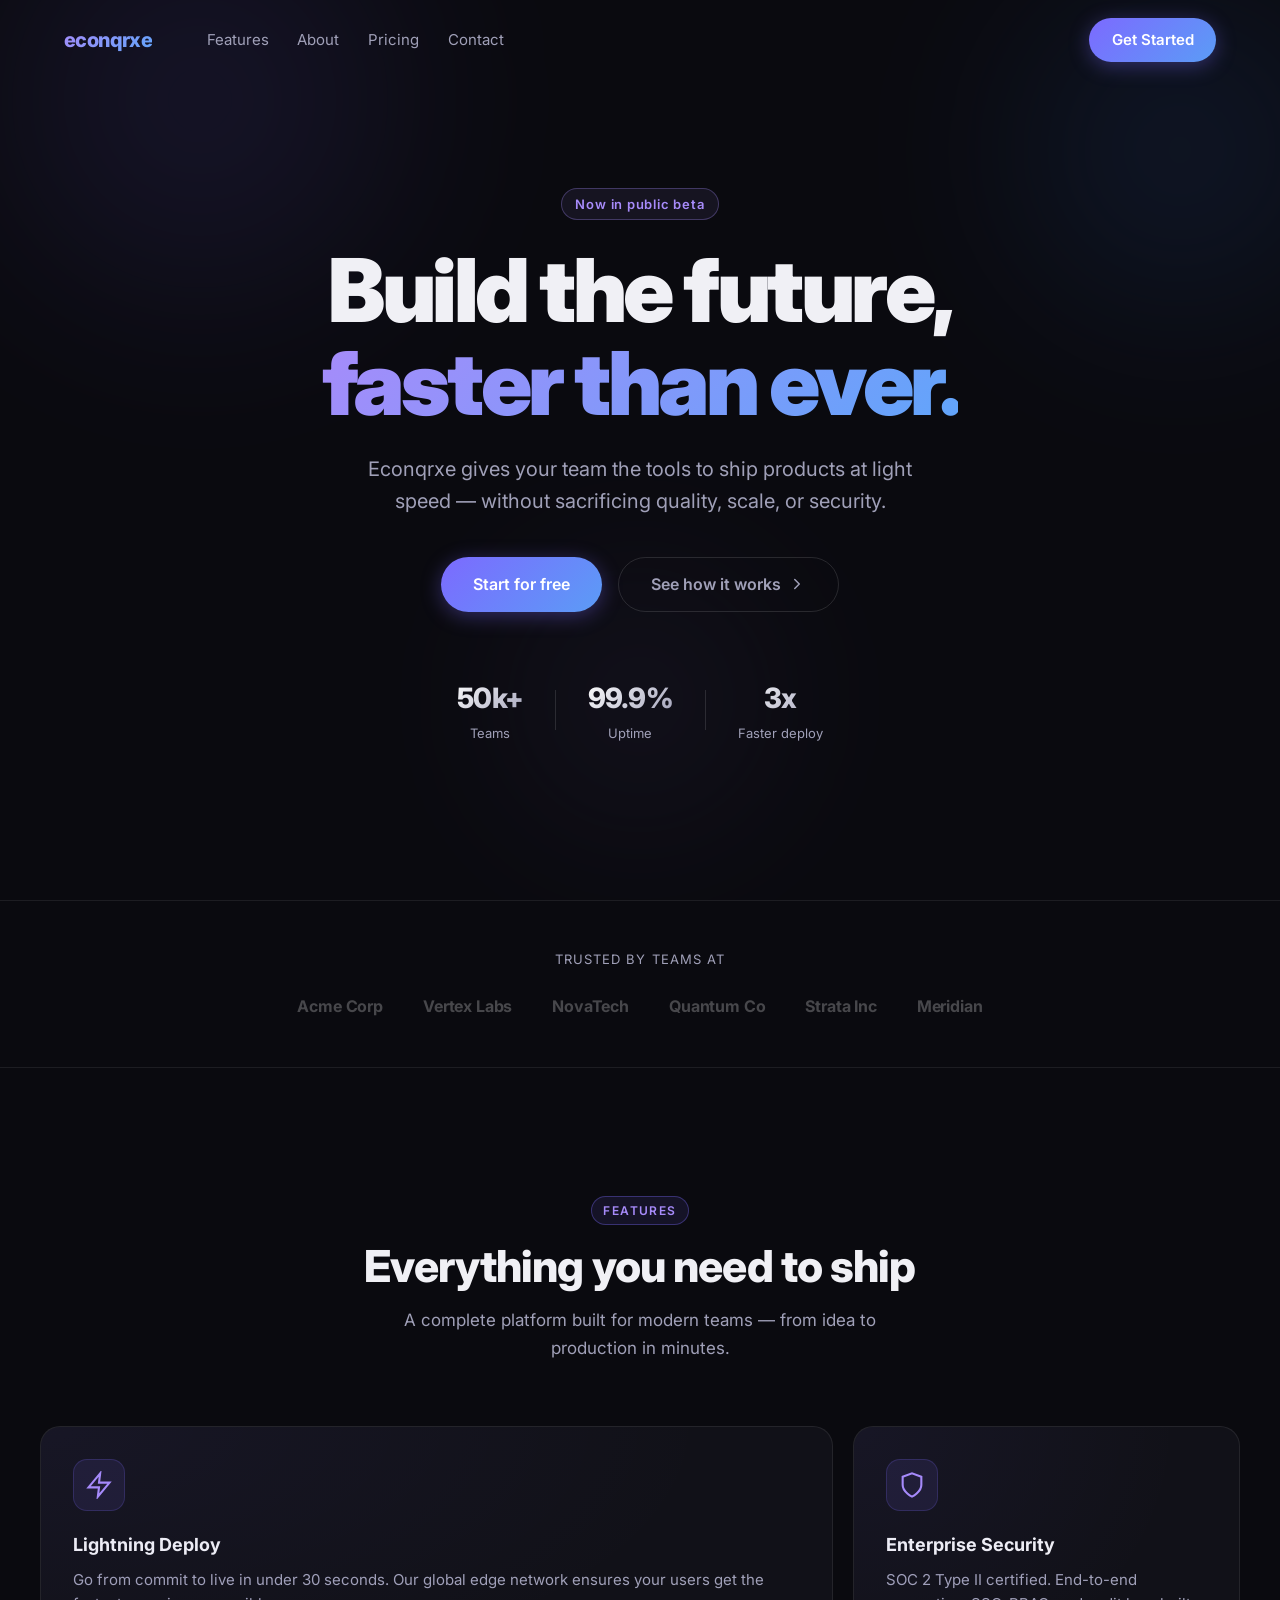
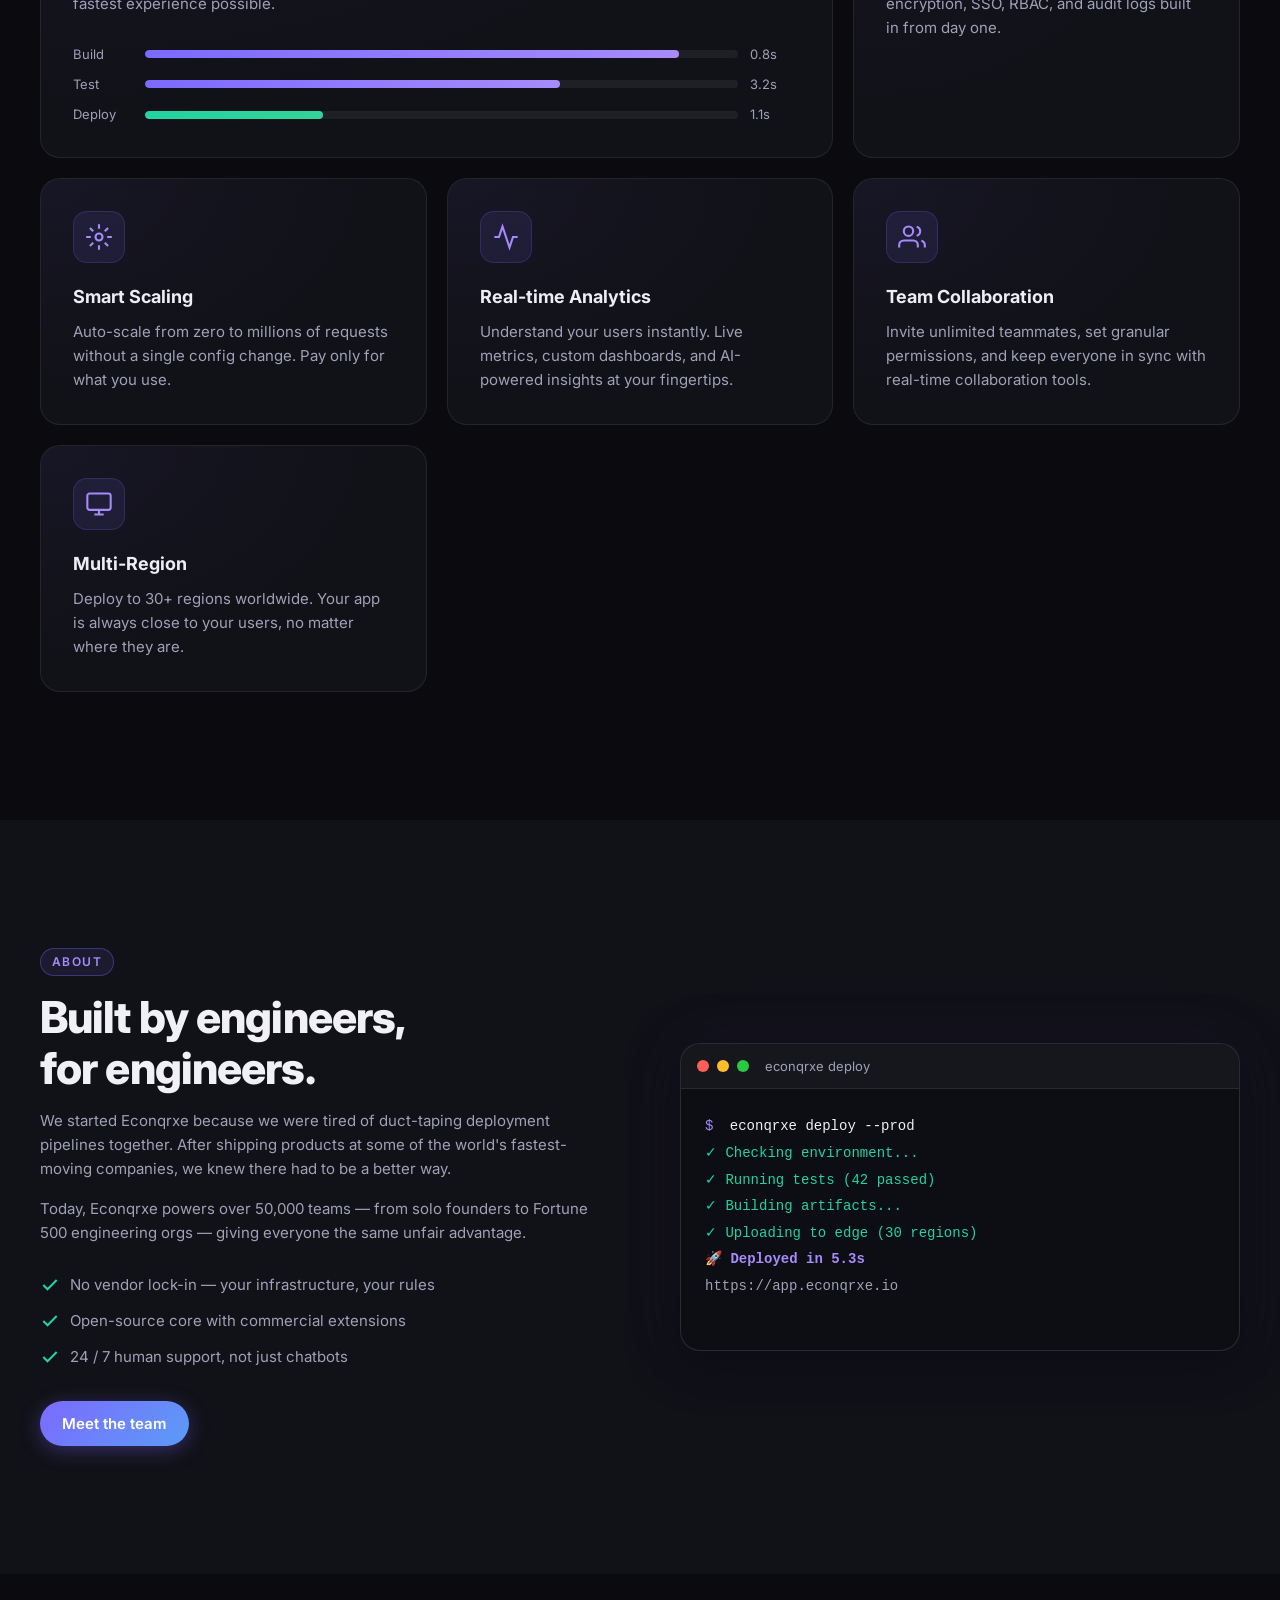
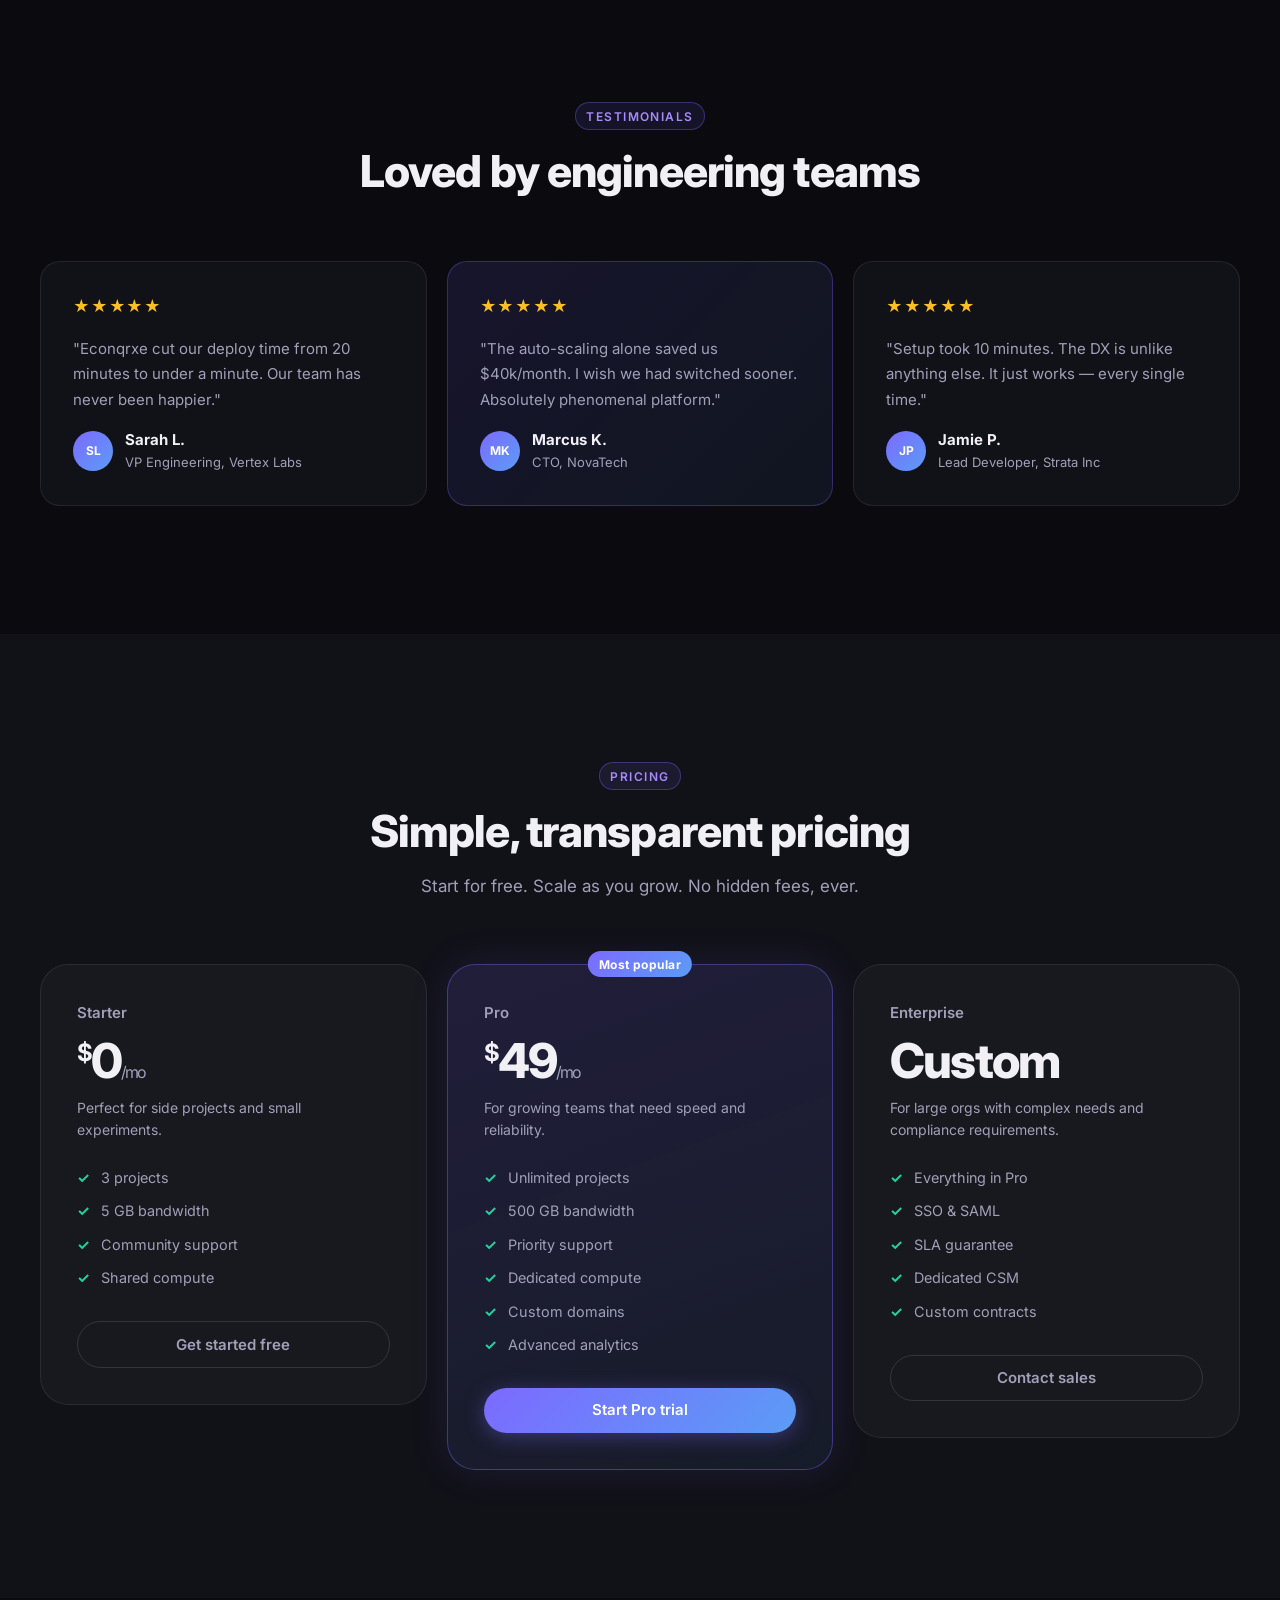
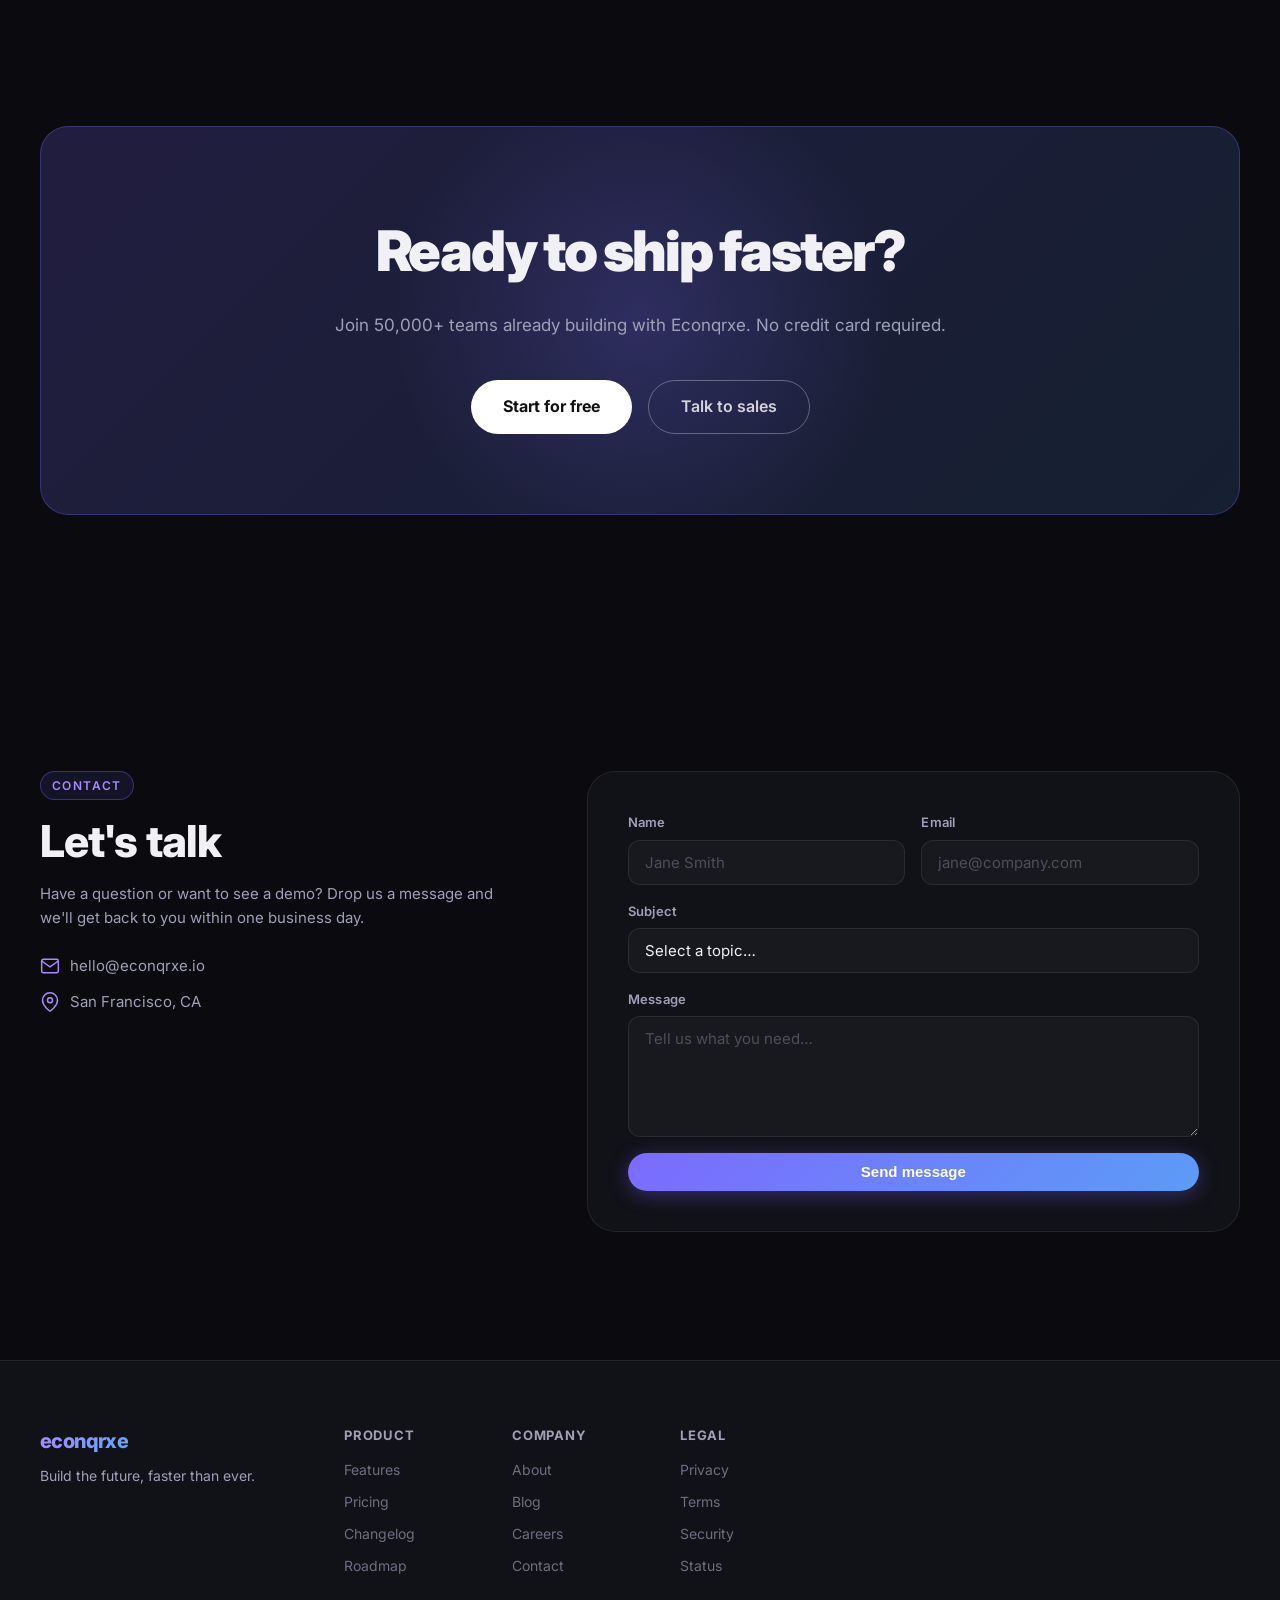
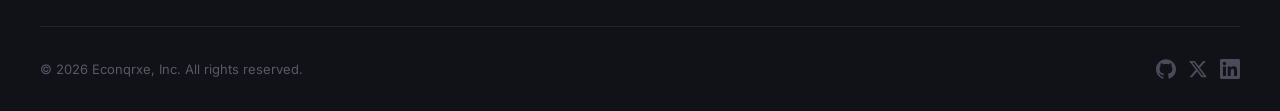
<file: index.html>
<!DOCTYPE html>
<html lang="en">
<head>
  <meta charset="UTF-8" />
  <meta name="viewport" content="width=device-width, initial-scale=1.0" />
  <title>Econqrxe — Build the Future</title>
  <link rel="stylesheet" href="styles.css" />
  <link rel="preconnect" href="https://fonts.googleapis.com" />
  <link href="https://fonts.googleapis.com/css2?family=Inter:wght@300;400;500;600;700;800&display=swap" rel="stylesheet" />
</head>
<body>

  <!-- Navigation -->
  <nav class="nav" id="nav">
    <div class="nav-inner">
      <a href="#" class="logo">econqrxe</a>
      <ul class="nav-links">
        <li><a href="#features">Features</a></li>
        <li><a href="#about">About</a></li>
        <li><a href="#pricing">Pricing</a></li>
        <li><a href="#contact">Contact</a></li>
      </ul>
      <a href="#contact" class="btn btn-primary nav-cta">Get Started</a>
      <button class="hamburger" id="hamburger" aria-label="Menu">
        <span></span><span></span><span></span>
      </button>
    </div>
    <div class="mobile-menu" id="mobile-menu">
      <a href="#features">Features</a>
      <a href="#about">About</a>
      <a href="#pricing">Pricing</a>
      <a href="#contact">Contact</a>
      <a href="#contact" class="btn btn-primary">Get Started</a>
    </div>
  </nav>

  <!-- Hero -->
  <section class="hero">
    <div class="hero-bg">
      <div class="hero-orb orb-1"></div>
      <div class="hero-orb orb-2"></div>
      <div class="hero-orb orb-3"></div>
    </div>
    <div class="container">
      <div class="badge">Now in public beta</div>
      <h1 class="hero-title">
        Build the future,<br />
        <span class="gradient-text">faster than ever.</span>
      </h1>
      <p class="hero-sub">
        Econqrxe gives your team the tools to ship products at light speed —
        without sacrificing quality, scale, or security.
      </p>
      <div class="hero-actions">
        <a href="#contact" class="btn btn-primary btn-lg">Start for free</a>
        <a href="#features" class="btn btn-ghost btn-lg">
          See how it works
          <svg xmlns="http://www.w3.org/2000/svg" width="18" height="18" fill="none" stroke="currentColor" stroke-width="2" stroke-linecap="round" stroke-linejoin="round" viewBox="0 0 24 24"><polyline points="9 18 15 12 9 6"/></svg>
        </a>
      </div>
      <div class="hero-stats">
        <div class="stat"><span class="stat-num">50k+</span><span class="stat-label">Teams</span></div>
        <div class="stat-divider"></div>
        <div class="stat"><span class="stat-num">99.9%</span><span class="stat-label">Uptime</span></div>
        <div class="stat-divider"></div>
        <div class="stat"><span class="stat-num">3x</span><span class="stat-label">Faster deploy</span></div>
      </div>
    </div>
  </section>

  <!-- Logos -->
  <section class="logos">
    <div class="container">
      <p class="logos-label">Trusted by teams at</p>
      <div class="logos-row">
        <span class="logo-item">Acme Corp</span>
        <span class="logo-item">Vertex Labs</span>
        <span class="logo-item">NovaTech</span>
        <span class="logo-item">Quantum Co</span>
        <span class="logo-item">Strata Inc</span>
        <span class="logo-item">Meridian</span>
      </div>
    </div>
  </section>

  <!-- Features -->
  <section class="features" id="features">
    <div class="container">
      <div class="section-header">
        <span class="section-tag">Features</span>
        <h2 class="section-title">Everything you need to ship</h2>
        <p class="section-sub">A complete platform built for modern teams — from idea to production in minutes.</p>
      </div>
      <div class="features-grid">

        <div class="feature-card feature-card--large">
          <div class="feature-icon">
            <svg xmlns="http://www.w3.org/2000/svg" width="28" height="28" fill="none" stroke="currentColor" stroke-width="1.8" viewBox="0 0 24 24"><path d="M13 2L3 14h9l-1 8 10-12h-9l1-8z"/></svg>
          </div>
          <h3>Lightning Deploy</h3>
          <p>Go from commit to live in under 30 seconds. Our global edge network ensures your users get the fastest experience possible.</p>
          <div class="feature-visual speed-visual">
            <div class="speed-bar" style="--w:90%"><span>Build</span><div class="bar"><div class="fill" style="--delay:0s"></div></div><span>0.8s</span></div>
            <div class="speed-bar" style="--w:70%"><span>Test</span><div class="bar"><div class="fill" style="--delay:0.1s"></div></div><span>3.2s</span></div>
            <div class="speed-bar" style="--w:30%"><span>Deploy</span><div class="bar"><div class="fill" style="--delay:0.2s"></div></div><span>1.1s</span></div>
          </div>
        </div>

        <div class="feature-card">
          <div class="feature-icon">
            <svg xmlns="http://www.w3.org/2000/svg" width="28" height="28" fill="none" stroke="currentColor" stroke-width="1.8" viewBox="0 0 24 24"><path d="M12 22s8-4 8-10V5l-8-3-8 3v7c0 6 8 10 8 10z"/></svg>
          </div>
          <h3>Enterprise Security</h3>
          <p>SOC 2 Type II certified. End-to-end encryption, SSO, RBAC, and audit logs built in from day one.</p>
        </div>

        <div class="feature-card">
          <div class="feature-icon">
            <svg xmlns="http://www.w3.org/2000/svg" width="28" height="28" fill="none" stroke="currentColor" stroke-width="1.8" viewBox="0 0 24 24"><circle cx="12" cy="12" r="3"/><path d="M12 1v4M12 19v4M4.22 4.22l2.83 2.83M16.95 16.95l2.83 2.83M1 12h4M19 12h4M4.22 19.78l2.83-2.83M16.95 7.05l2.83-2.83"/></svg>
          </div>
          <h3>Smart Scaling</h3>
          <p>Auto-scale from zero to millions of requests without a single config change. Pay only for what you use.</p>
        </div>

        <div class="feature-card">
          <div class="feature-icon">
            <svg xmlns="http://www.w3.org/2000/svg" width="28" height="28" fill="none" stroke="currentColor" stroke-width="1.8" viewBox="0 0 24 24"><polyline points="22 12 18 12 15 21 9 3 6 12 2 12"/></svg>
          </div>
          <h3>Real-time Analytics</h3>
          <p>Understand your users instantly. Live metrics, custom dashboards, and AI-powered insights at your fingertips.</p>
        </div>

        <div class="feature-card">
          <div class="feature-icon">
            <svg xmlns="http://www.w3.org/2000/svg" width="28" height="28" fill="none" stroke="currentColor" stroke-width="1.8" viewBox="0 0 24 24"><path d="M17 21v-2a4 4 0 0 0-4-4H5a4 4 0 0 0-4 4v2"/><circle cx="9" cy="7" r="4"/><path d="M23 21v-2a4 4 0 0 0-3-3.87"/><path d="M16 3.13a4 4 0 0 1 0 7.75"/></svg>
          </div>
          <h3>Team Collaboration</h3>
          <p>Invite unlimited teammates, set granular permissions, and keep everyone in sync with real-time collaboration tools.</p>
        </div>

        <div class="feature-card">
          <div class="feature-icon">
            <svg xmlns="http://www.w3.org/2000/svg" width="28" height="28" fill="none" stroke="currentColor" stroke-width="1.8" viewBox="0 0 24 24"><rect x="2" y="3" width="20" height="14" rx="2"/><line x1="8" y1="21" x2="16" y2="21"/><line x1="12" y1="17" x2="12" y2="21"/></svg>
          </div>
          <h3>Multi-Region</h3>
          <p>Deploy to 30+ regions worldwide. Your app is always close to your users, no matter where they are.</p>
        </div>

      </div>
    </div>
  </section>

  <!-- About -->
  <section class="about" id="about">
    <div class="container">
      <div class="about-inner">
        <div class="about-content">
          <span class="section-tag">About</span>
          <h2 class="section-title">Built by engineers,<br/>for engineers.</h2>
          <p>We started Econqrxe because we were tired of duct-taping deployment pipelines together. After shipping products at some of the world's fastest-moving companies, we knew there had to be a better way.</p>
          <p>Today, Econqrxe powers over 50,000 teams — from solo founders to Fortune 500 engineering orgs — giving everyone the same unfair advantage.</p>
          <div class="about-bullets">
            <div class="bullet">
              <svg xmlns="http://www.w3.org/2000/svg" width="20" height="20" fill="none" stroke="currentColor" stroke-width="2.5" viewBox="0 0 24 24"><polyline points="20 6 9 17 4 12"/></svg>
              No vendor lock-in — your infrastructure, your rules
            </div>
            <div class="bullet">
              <svg xmlns="http://www.w3.org/2000/svg" width="20" height="20" fill="none" stroke="currentColor" stroke-width="2.5" viewBox="0 0 24 24"><polyline points="20 6 9 17 4 12"/></svg>
              Open-source core with commercial extensions
            </div>
            <div class="bullet">
              <svg xmlns="http://www.w3.org/2000/svg" width="20" height="20" fill="none" stroke="currentColor" stroke-width="2.5" viewBox="0 0 24 24"><polyline points="20 6 9 17 4 12"/></svg>
              24 / 7 human support, not just chatbots
            </div>
          </div>
          <a href="#contact" class="btn btn-primary">Meet the team</a>
        </div>
        <div class="about-visual">
          <div class="terminal">
            <div class="terminal-header">
              <span class="dot red"></span>
              <span class="dot yellow"></span>
              <span class="dot green"></span>
              <span class="terminal-title">econqrxe deploy</span>
            </div>
            <div class="terminal-body" id="terminal-body">
              <div class="t-line"><span class="t-prompt">$</span> econqrxe deploy --prod</div>
              <div class="t-line t-info" style="--d:0.4s">✓ Checking environment...</div>
              <div class="t-line t-info" style="--d:0.8s">✓ Running tests (42 passed)</div>
              <div class="t-line t-info" style="--d:1.2s">✓ Building artifacts...</div>
              <div class="t-line t-info" style="--d:1.6s">✓ Uploading to edge (30 regions)</div>
              <div class="t-line t-success" style="--d:2.0s">🚀 Deployed in 5.3s</div>
              <div class="t-line t-muted" style="--d:2.4s">   https://app.econqrxe.io</div>
              <div class="t-cursor" style="--d:2.8s"></div>
            </div>
          </div>
        </div>
      </div>
    </div>
  </section>

  <!-- Testimonials -->
  <section class="testimonials">
    <div class="container">
      <div class="section-header">
        <span class="section-tag">Testimonials</span>
        <h2 class="section-title">Loved by engineering teams</h2>
      </div>
      <div class="testimonials-grid">
        <div class="testimonial-card">
          <div class="stars">★★★★★</div>
          <p>"Econqrxe cut our deploy time from 20 minutes to under a minute. Our team has never been happier."</p>
          <div class="testimonial-author">
            <div class="avatar">SL</div>
            <div>
              <strong>Sarah L.</strong>
              <span>VP Engineering, Vertex Labs</span>
            </div>
          </div>
        </div>
        <div class="testimonial-card testimonial-card--featured">
          <div class="stars">★★★★★</div>
          <p>"The auto-scaling alone saved us $40k/month. I wish we had switched sooner. Absolutely phenomenal platform."</p>
          <div class="testimonial-author">
            <div class="avatar">MK</div>
            <div>
              <strong>Marcus K.</strong>
              <span>CTO, NovaTech</span>
            </div>
          </div>
        </div>
        <div class="testimonial-card">
          <div class="stars">★★★★★</div>
          <p>"Setup took 10 minutes. The DX is unlike anything else. It just works — every single time."</p>
          <div class="testimonial-author">
            <div class="avatar">JP</div>
            <div>
              <strong>Jamie P.</strong>
              <span>Lead Developer, Strata Inc</span>
            </div>
          </div>
        </div>
      </div>
    </div>
  </section>

  <!-- Pricing -->
  <section class="pricing" id="pricing">
    <div class="container">
      <div class="section-header">
        <span class="section-tag">Pricing</span>
        <h2 class="section-title">Simple, transparent pricing</h2>
        <p class="section-sub">Start for free. Scale as you grow. No hidden fees, ever.</p>
      </div>
      <div class="pricing-grid">

        <div class="pricing-card">
          <div class="plan-name">Starter</div>
          <div class="plan-price"><span class="currency">$</span>0<span class="period">/mo</span></div>
          <p class="plan-desc">Perfect for side projects and small experiments.</p>
          <ul class="plan-features">
            <li>3 projects</li>
            <li>5 GB bandwidth</li>
            <li>Community support</li>
            <li>Shared compute</li>
          </ul>
          <a href="#contact" class="btn btn-outline btn-full">Get started free</a>
        </div>

        <div class="pricing-card pricing-card--featured">
          <div class="plan-badge">Most popular</div>
          <div class="plan-name">Pro</div>
          <div class="plan-price"><span class="currency">$</span>49<span class="period">/mo</span></div>
          <p class="plan-desc">For growing teams that need speed and reliability.</p>
          <ul class="plan-features">
            <li>Unlimited projects</li>
            <li>500 GB bandwidth</li>
            <li>Priority support</li>
            <li>Dedicated compute</li>
            <li>Custom domains</li>
            <li>Advanced analytics</li>
          </ul>
          <a href="#contact" class="btn btn-primary btn-full">Start Pro trial</a>
        </div>

        <div class="pricing-card">
          <div class="plan-name">Enterprise</div>
          <div class="plan-price"><span class="currency"></span>Custom</div>
          <p class="plan-desc">For large orgs with complex needs and compliance requirements.</p>
          <ul class="plan-features">
            <li>Everything in Pro</li>
            <li>SSO &amp; SAML</li>
            <li>SLA guarantee</li>
            <li>Dedicated CSM</li>
            <li>Custom contracts</li>
          </ul>
          <a href="#contact" class="btn btn-outline btn-full">Contact sales</a>
        </div>

      </div>
    </div>
  </section>

  <!-- CTA -->
  <section class="cta">
    <div class="container">
      <div class="cta-inner">
        <div class="cta-orb"></div>
        <h2>Ready to ship faster?</h2>
        <p>Join 50,000+ teams already building with Econqrxe. No credit card required.</p>
        <div class="cta-actions">
          <a href="#contact" class="btn btn-white btn-lg">Start for free</a>
          <a href="#contact" class="btn btn-ghost-white btn-lg">Talk to sales</a>
        </div>
      </div>
    </div>
  </section>

  <!-- Contact -->
  <section class="contact" id="contact">
    <div class="container">
      <div class="contact-inner">
        <div class="contact-info">
          <span class="section-tag">Contact</span>
          <h2 class="section-title">Let's talk</h2>
          <p>Have a question or want to see a demo? Drop us a message and we'll get back to you within one business day.</p>
          <div class="contact-details">
            <div class="contact-item">
              <svg xmlns="http://www.w3.org/2000/svg" width="20" height="20" fill="none" stroke="currentColor" stroke-width="1.8" viewBox="0 0 24 24"><path d="M4 4h16c1.1 0 2 .9 2 2v12c0 1.1-.9 2-2 2H4c-1.1 0-2-.9-2-2V6c0-1.1.9-2 2-2z"/><polyline points="22,6 12,13 2,6"/></svg>
              hello@econqrxe.io
            </div>
            <div class="contact-item">
              <svg xmlns="http://www.w3.org/2000/svg" width="20" height="20" fill="none" stroke="currentColor" stroke-width="1.8" viewBox="0 0 24 24"><path d="M21 10c0 7-9 13-9 13s-9-6-9-13a9 9 0 0 1 18 0z"/><circle cx="12" cy="10" r="3"/></svg>
              San Francisco, CA
            </div>
          </div>
        </div>
        <form class="contact-form" id="contact-form">
          <div class="form-row">
            <div class="form-group">
              <label for="name">Name</label>
              <input type="text" id="name" name="name" placeholder="Jane Smith" required />
            </div>
            <div class="form-group">
              <label for="email">Email</label>
              <input type="email" id="email" name="email" placeholder="jane@company.com" required />
            </div>
          </div>
          <div class="form-group">
            <label for="subject">Subject</label>
            <select id="subject" name="subject">
              <option value="">Select a topic…</option>
              <option>General inquiry</option>
              <option>Demo request</option>
              <option>Enterprise sales</option>
              <option>Technical support</option>
            </select>
          </div>
          <div class="form-group">
            <label for="message">Message</label>
            <textarea id="message" name="message" rows="5" placeholder="Tell us what you need…" required></textarea>
          </div>
          <button type="submit" class="btn btn-primary btn-full">Send message</button>
          <div class="form-success" id="form-success">
            <svg xmlns="http://www.w3.org/2000/svg" width="20" height="20" fill="none" stroke="currentColor" stroke-width="2.5" viewBox="0 0 24 24"><polyline points="20 6 9 17 4 12"/></svg>
            Message sent! We'll be in touch soon.
          </div>
        </form>
      </div>
    </div>
  </section>

  <!-- Footer -->
  <footer class="footer">
    <div class="container">
      <div class="footer-top">
        <div class="footer-brand">
          <a href="#" class="logo">econqrxe</a>
          <p>Build the future, faster than ever.</p>
        </div>
        <div class="footer-links">
          <div class="footer-col">
            <strong>Product</strong>
            <a href="#features">Features</a>
            <a href="#pricing">Pricing</a>
            <a href="#">Changelog</a>
            <a href="#">Roadmap</a>
          </div>
          <div class="footer-col">
            <strong>Company</strong>
            <a href="#about">About</a>
            <a href="#">Blog</a>
            <a href="#">Careers</a>
            <a href="#contact">Contact</a>
          </div>
          <div class="footer-col">
            <strong>Legal</strong>
            <a href="#">Privacy</a>
            <a href="#">Terms</a>
            <a href="#">Security</a>
            <a href="#">Status</a>
          </div>
        </div>
      </div>
      <div class="footer-bottom">
        <span>&copy; 2026 Econqrxe, Inc. All rights reserved.</span>
        <div class="social-links">
          <a href="#" aria-label="GitHub">
            <svg xmlns="http://www.w3.org/2000/svg" width="20" height="20" fill="currentColor" viewBox="0 0 24 24"><path d="M12 .297c-6.63 0-12 5.373-12 12 0 5.303 3.438 9.8 8.205 11.385.6.113.82-.258.82-.577 0-.285-.01-1.04-.015-2.04-3.338.724-4.042-1.61-4.042-1.61C4.422 18.07 3.633 17.7 3.633 17.7c-1.087-.744.084-.729.084-.729 1.205.084 1.838 1.236 1.838 1.236 1.07 1.835 2.809 1.305 3.495.998.108-.776.417-1.305.76-1.605-2.665-.3-5.466-1.332-5.466-5.93 0-1.31.465-2.38 1.235-3.22-.135-.303-.54-1.523.105-3.176 0 0 1.005-.322 3.3 1.23.96-.267 1.98-.399 3-.405 1.02.006 2.04.138 3 .405 2.28-1.552 3.285-1.23 3.285-1.23.645 1.653.24 2.873.12 3.176.765.84 1.23 1.91 1.23 3.22 0 4.61-2.805 5.625-5.475 5.92.42.36.81 1.096.81 2.22 0 1.606-.015 2.896-.015 3.286 0 .315.21.69.825.57C20.565 22.092 24 17.592 24 12.297c0-6.627-5.373-12-12-12"/></svg>
          </a>
          <a href="#" aria-label="Twitter">
            <svg xmlns="http://www.w3.org/2000/svg" width="20" height="20" fill="currentColor" viewBox="0 0 24 24"><path d="M18.244 2.25h3.308l-7.227 8.26 8.502 11.24H16.17l-5.214-6.817L4.99 21.75H1.68l7.73-8.835L1.254 2.25H8.08l4.713 6.231zm-1.161 17.52h1.833L7.084 4.126H5.117z"/></svg>
          </a>
          <a href="#" aria-label="LinkedIn">
            <svg xmlns="http://www.w3.org/2000/svg" width="20" height="20" fill="currentColor" viewBox="0 0 24 24"><path d="M20.447 20.452h-3.554v-5.569c0-1.328-.027-3.037-1.852-3.037-1.853 0-2.136 1.445-2.136 2.939v5.667H9.351V9h3.414v1.561h.046c.477-.9 1.637-1.85 3.37-1.85 3.601 0 4.267 2.37 4.267 5.455v6.286zM5.337 7.433a2.062 2.062 0 0 1-2.063-2.065 2.064 2.064 0 1 1 2.063 2.065zm1.782 13.019H3.555V9h3.564v11.452zM22.225 0H1.771C.792 0 0 .774 0 1.729v20.542C0 23.227.792 24 1.771 24h20.451C23.2 24 24 23.227 24 22.271V1.729C24 .774 23.2 0 22.222 0h.003z"/></svg>
          </a>
        </div>
      </div>
    </div>
  </footer>

  <script src="script.js"></script>
</body>
</html>
</file>
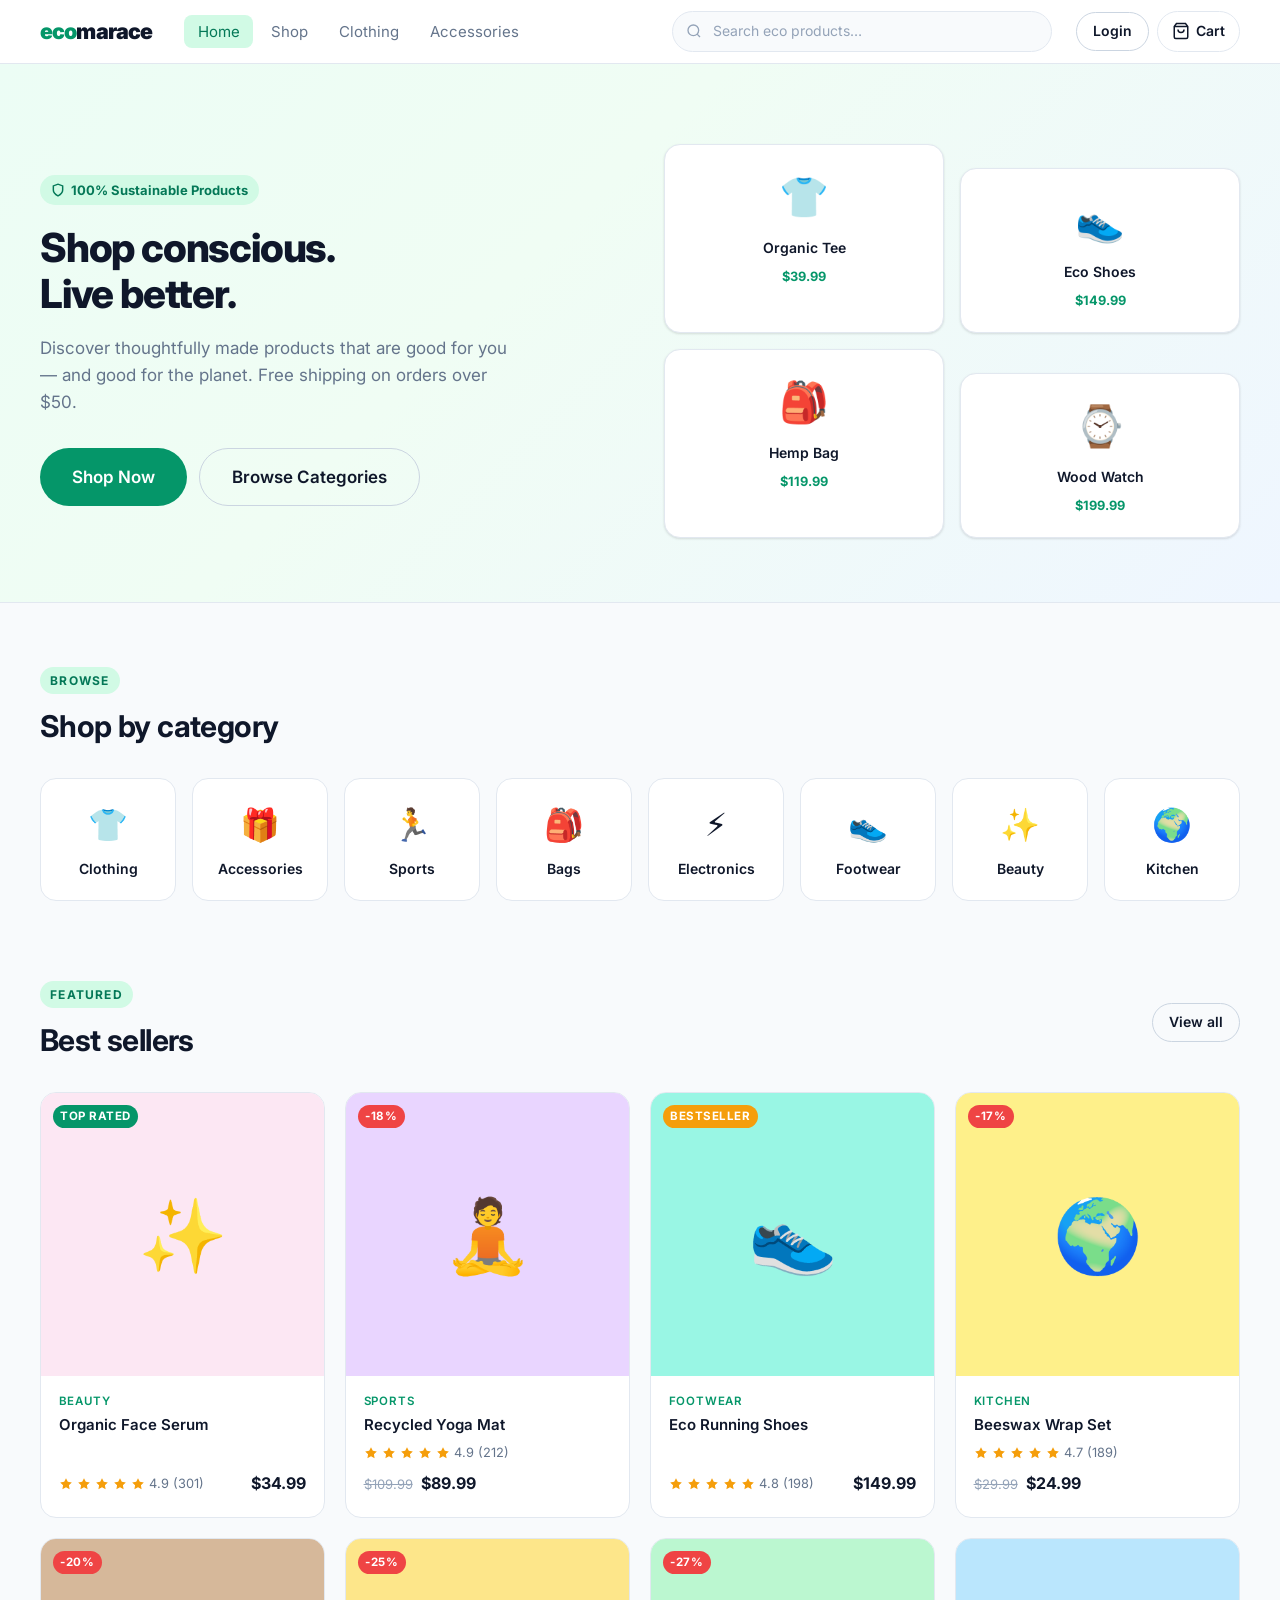
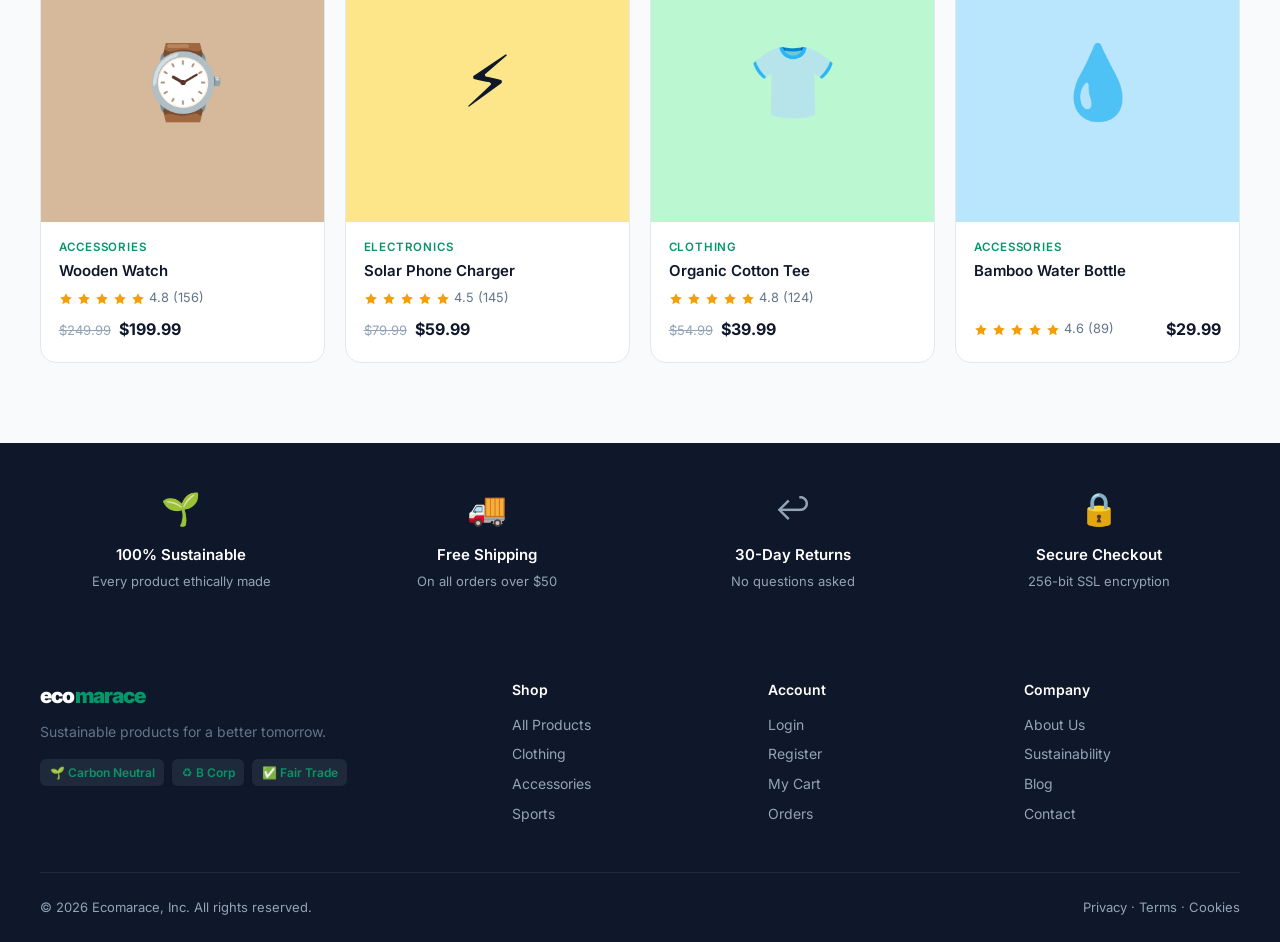
<file: ecomarace/index.html>
<!DOCTYPE html>
<html lang="en">
<head>
  <meta charset="UTF-8" />
  <meta name="viewport" content="width=device-width, initial-scale=1.0" />
  <title>Ecomarace — Sustainable Shopping</title>
  <link rel="stylesheet" href="css/style.css" />
  <link href="https://fonts.googleapis.com/css2?family=Inter:wght@300;400;500;600;700;800;900&display=swap" rel="stylesheet" />
</head>
<body>

<header class="header">
  <div class="container header__inner">
    <a href="index.html" class="header__logo">eco<span>marace</span></a>
    <nav>
      <ul class="nav-links" id="nav-links">
        <li><a href="index.html" class="active">Home</a></li>
        <li><a href="shop.html">Shop</a></li>
        <li><a href="shop.html?cat=clothing">Clothing</a></li>
        <li><a href="shop.html?cat=accessories">Accessories</a></li>
      </ul>
    </nav>
    <div class="header__search">
      <svg width="16" height="16" fill="none" stroke="currentColor" stroke-width="2" viewBox="0 0 24 24"><circle cx="11" cy="11" r="8"/><line x1="21" y1="21" x2="16.65" y2="16.65"/></svg>
      <input type="text" placeholder="Search eco products…" id="search-input" autocomplete="off" />
    </div>
    <div class="header__actions">
      <div id="user-area"></div>
      <a href="cart.html" class="cart-btn">
        <svg width="18" height="18" fill="none" stroke="currentColor" stroke-width="2" viewBox="0 0 24 24"><path d="M6 2L3 6v14a2 2 0 002 2h14a2 2 0 002-2V6l-3-4z"/><line x1="3" y1="6" x2="21" y2="6"/><path d="M16 10a4 4 0 01-8 0"/></svg>
        Cart
        <span id="cart-badge"></span>
      </a>
      <button class="nav-toggle" id="nav-toggle" aria-label="Menu">
        <svg width="22" height="22" fill="none" stroke="currentColor" stroke-width="2" viewBox="0 0 24 24"><line x1="3" y1="6" x2="21" y2="6"/><line x1="3" y1="12" x2="21" y2="12"/><line x1="3" y1="18" x2="21" y2="18"/></svg>
      </button>
    </div>
  </div>
</header>

<!-- Hero -->
<section class="hero">
  <div class="container hero__inner">
    <div>
      <div class="hero__tag">
        <svg width="14" height="14" fill="none" stroke="currentColor" stroke-width="2.5" viewBox="0 0 24 24"><path d="M12 22s8-4 8-10V5l-8-3-8 3v7c0 6 8 10 8 10z"/></svg>
        100% Sustainable Products
      </div>
      <h1 class="hero__h1">Shop conscious.<br/>Live better.</h1>
      <p class="hero__sub">Discover thoughtfully made products that are good for you — and good for the planet. Free shipping on orders over $50.</p>
      <div class="hero__actions">
        <a href="shop.html" class="btn btn--primary btn--lg">Shop Now</a>
        <a href="shop.html" class="btn btn--outline btn--lg">Browse Categories</a>
      </div>
    </div>
    <div class="hero__visual" aria-hidden="true">
      <div class="hero__card">
        <div class="hero__card-icon">👕</div>
        <div class="hero__card-name">Organic Tee</div>
        <div class="hero__card-price">$39.99</div>
      </div>
      <div class="hero__card hero__card--offset">
        <div class="hero__card-icon">👟</div>
        <div class="hero__card-name">Eco Shoes</div>
        <div class="hero__card-price">$149.99</div>
      </div>
      <div class="hero__card">
        <div class="hero__card-icon">🎒</div>
        <div class="hero__card-name">Hemp Bag</div>
        <div class="hero__card-price">$119.99</div>
      </div>
      <div class="hero__card hero__card--offset">
        <div class="hero__card-icon">⌚</div>
        <div class="hero__card-name">Wood Watch</div>
        <div class="hero__card-price">$199.99</div>
      </div>
    </div>
  </div>
</section>

<!-- Categories -->
<section class="categories-section">
  <div class="container">
    <div class="section-hd">
      <div>
        <div class="section-tag">Browse</div>
        <h2>Shop by category</h2>
      </div>
    </div>
    <div class="categories-grid" id="categories-grid"></div>
  </div>
</section>

<!-- Featured Products -->
<section class="featured-section">
  <div class="container">
    <div class="section-hd">
      <div>
        <div class="section-tag">Featured</div>
        <h2>Best sellers</h2>
      </div>
      <a href="shop.html" class="btn btn--outline btn--sm">View all</a>
    </div>
    <div class="products-grid" id="featured-grid"></div>
  </div>
</section>

<!-- Trust strip -->
<div class="trust-strip">
  <div class="container">
    <div class="trust-strip__grid">
      <div class="trust-item">
        <div class="trust-item__icon">🌱</div>
        <div class="trust-item__title">100% Sustainable</div>
        <div class="trust-item__sub">Every product ethically made</div>
      </div>
      <div class="trust-item">
        <div class="trust-item__icon">🚚</div>
        <div class="trust-item__title">Free Shipping</div>
        <div class="trust-item__sub">On all orders over $50</div>
      </div>
      <div class="trust-item">
        <div class="trust-item__icon">↩️</div>
        <div class="trust-item__title">30-Day Returns</div>
        <div class="trust-item__sub">No questions asked</div>
      </div>
      <div class="trust-item">
        <div class="trust-item__icon">🔒</div>
        <div class="trust-item__title">Secure Checkout</div>
        <div class="trust-item__sub">256-bit SSL encryption</div>
      </div>
    </div>
  </div>
</div>

<footer class="footer">
  <div class="container">
    <div class="footer__grid">
      <div>
        <div class="footer__logo">eco<span>marace</span></div>
        <p class="footer__tagline">Sustainable products for a better tomorrow.</p>
        <div class="footer__badges">
          <span class="footer__badge">🌱 Carbon Neutral</span>
          <span class="footer__badge">♻️ B Corp</span>
          <span class="footer__badge">✅ Fair Trade</span>
        </div>
      </div>
      <div class="footer__col">
        <h4>Shop</h4>
        <a href="shop.html">All Products</a>
        <a href="shop.html?cat=clothing">Clothing</a>
        <a href="shop.html?cat=accessories">Accessories</a>
        <a href="shop.html?cat=sports">Sports</a>
      </div>
      <div class="footer__col">
        <h4>Account</h4>
        <a href="login.html">Login</a>
        <a href="login.html#register">Register</a>
        <a href="cart.html">My Cart</a>
        <a href="confirmation.html">Orders</a>
      </div>
      <div class="footer__col">
        <h4>Company</h4>
        <a href="#">About Us</a>
        <a href="#">Sustainability</a>
        <a href="#">Blog</a>
        <a href="#">Contact</a>
      </div>
    </div>
    <div class="footer__bottom">
      <span>&copy; 2026 Ecomarace, Inc. All rights reserved.</span>
      <span>Privacy · Terms · Cookies</span>
    </div>
  </div>
</footer>

<div id="toasts"></div>
<script src="js/app.js"></script>
<script>
  initHeader();

  // Categories
  const catGrid = document.getElementById('categories-grid');
  catGrid.innerHTML = CATEGORIES.filter(c => c.id !== 'all').map(c => `
    <a class="cat-card" href="shop.html?cat=${c.id}">
      <span class="cat-card__icon">${c.icon}</span>
      <span>${c.label}</span>
    </a>`).join('');

  // Featured (top 8 by reviews)
  const featured = [...PRODUCTS].sort((a,b) => b.reviews - a.reviews).slice(0, 8);
  document.getElementById('featured-grid').innerHTML = featured.map(productCard).join('');

  // Search redirect
  document.getElementById('search-input').addEventListener('keydown', e => {
    if (e.key === 'Enter' && e.target.value.trim()) {
      window.location.href = `shop.html?q=${encodeURIComponent(e.target.value.trim())}`;
    }
  });
</script>
</body>
</html>
</file>
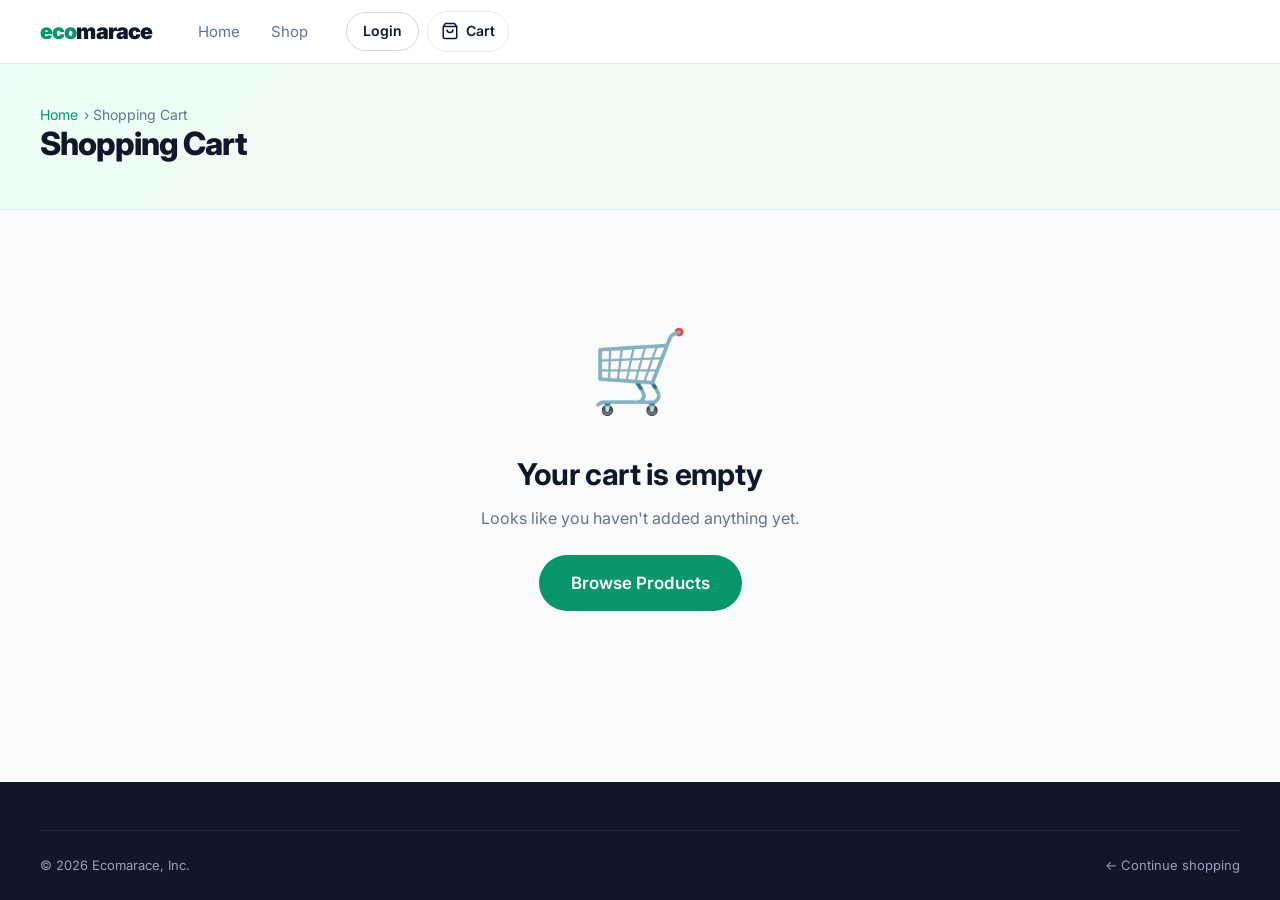
<file: ecomarace/cart.html>
<!DOCTYPE html>
<html lang="en">
<head>
  <meta charset="UTF-8" />
  <meta name="viewport" content="width=device-width, initial-scale=1.0" />
  <title>Cart — Ecomarace</title>
  <link rel="stylesheet" href="css/style.css" />
  <link href="https://fonts.googleapis.com/css2?family=Inter:wght@300;400;500;600;700;800;900&display=swap" rel="stylesheet" />
</head>
<body>

<header class="header">
  <div class="container header__inner">
    <a href="index.html" class="header__logo">eco<span>marace</span></a>
    <nav>
      <ul class="nav-links" id="nav-links">
        <li><a href="index.html">Home</a></li>
        <li><a href="shop.html">Shop</a></li>
      </ul>
    </nav>
    <div class="header__actions">
      <div id="user-area"></div>
      <a href="cart.html" class="cart-btn">
        <svg width="18" height="18" fill="none" stroke="currentColor" stroke-width="2" viewBox="0 0 24 24"><path d="M6 2L3 6v14a2 2 0 002 2h14a2 2 0 002-2V6l-3-4z"/><line x1="3" y1="6" x2="21" y2="6"/><path d="M16 10a4 4 0 01-8 0"/></svg>
        Cart
        <span id="cart-badge"></span>
      </a>
      <button class="nav-toggle" id="nav-toggle">
        <svg width="22" height="22" fill="none" stroke="currentColor" stroke-width="2" viewBox="0 0 24 24"><line x1="3" y1="6" x2="21" y2="6"/><line x1="3" y1="12" x2="21" y2="12"/><line x1="3" y1="18" x2="21" y2="18"/></svg>
      </button>
    </div>
  </div>
</header>

<div class="page-banner">
  <div class="container">
    <div class="breadcrumb"><a href="index.html">Home</a> › Shopping Cart</div>
    <h1>Shopping Cart</h1>
  </div>
</div>

<main>
  <div class="container cart-layout" id="cart-content"></div>
</main>

<footer class="footer">
  <div class="container">
    <div class="footer__bottom" style="border-top:1px solid #1e293b;padding-top:1.5rem;">
      <span>&copy; 2026 Ecomarace, Inc.</span>
      <a href="shop.html" style="color:#94a3b8;">← Continue shopping</a>
    </div>
  </div>
</footer>

<div id="toasts"></div>
<script src="js/app.js"></script>
<script>
  initHeader();

  let couponApplied = false;
  let discount = 0;

  function render() {
    const items = Cart.get();
    const container = document.getElementById('cart-content');

    if (items.length === 0) {
      container.innerHTML = `
        <div class="cart-empty" style="grid-column:1/-1;">
          <div class="cart-empty__icon">🛒</div>
          <h2>Your cart is empty</h2>
          <p>Looks like you haven't added anything yet.</p>
          <a href="shop.html" class="btn btn--primary btn--lg">Browse Products</a>
        </div>`;
      return;
    }

    const subtotal = Cart.subtotal();
    const shipping = subtotal >= 50 ? 0 : 5.99;
    const tax      = (subtotal - discount) * 0.08;
    const total    = subtotal - discount + shipping + tax;

    container.innerHTML = `
      <div>
        <div class="cart-table">
          <div class="cart-header">
            <span>Product</span>
            <span>Price</span>
            <span>Quantity</span>
            <span>Total</span>
            <span></span>
          </div>
          ${items.map(item => `
            <div class="cart-row" data-key="${item.key}">
              <div class="cart-product">
                <div class="cart-product__img" style="background:${item.product.bg}">${item.product.icon}</div>
                <div>
                  <div class="cart-product__name">${item.product.name}</div>
                  <div class="cart-product__var">
                    ${item.variant.color ? `Color: ${item.variant.color}` : ''}
                    ${item.variant.size  ? ` · Size: ${item.variant.size}` : ''}
                  </div>
                </div>
              </div>
              <div class="cart-price">${fmt(item.product.price)}</div>
              <div class="cart-qty">
                <button onclick="changeQty('${item.key}', ${item.qty - 1})">−</button>
                <input type="number" min="1" max="99" value="${item.qty}" onchange="changeQty('${item.key}', parseInt(this.value)||1)" />
                <button onclick="changeQty('${item.key}', ${item.qty + 1})">+</button>
              </div>
              <div class="cart-total">${fmt(item.product.price * item.qty)}</div>
              <button class="cart-remove" onclick="removeItem('${item.key}')" title="Remove">
                <svg width="16" height="16" fill="none" stroke="currentColor" stroke-width="2" viewBox="0 0 24 24"><polyline points="3 6 5 6 21 6"/><path d="M19 6l-1 14a2 2 0 01-2 2H8a2 2 0 01-2-2L5 6"/><path d="M10 11v6M14 11v6"/><path d="M9 6V4a1 1 0 011-1h4a1 1 0 011 1v2"/></svg>
              </button>
            </div>`).join('')}
          <div class="coupon-row">
            <input type="text" class="input" id="coupon-input" placeholder="Coupon code (try ECO20)" style="max-width:260px;" />
            <button class="btn btn--outline" onclick="applyCoupon()">Apply</button>
            ${couponApplied ? '<span style="color:var(--green);font-weight:600;align-self:center;">✓ ECO20 applied — 20% off!</span>' : ''}
          </div>
        </div>
      </div>

      <!-- Summary -->
      <div class="order-summary">
        <h3>Order Summary</h3>
        ${items.map(i => `
          <div class="summary-item">
            <div class="summary-item__img" style="background:${i.product.bg}">${i.product.icon}</div>
            <div class="summary-item__info">
              <div class="summary-item__name">${i.product.name}</div>
              <div class="summary-item__var">Qty: ${i.qty}</div>
            </div>
            <div class="summary-item__price">${fmt(i.product.price * i.qty)}</div>
          </div>`).join('')}
        <div class="summary-totals">
          <div class="summary-row"><span>Subtotal</span><span>${fmt(subtotal)}</span></div>
          ${discount > 0 ? `<div class="summary-row" style="color:var(--green)"><span>Discount (20%)</span><span>−${fmt(discount)}</span></div>` : ''}
          <div class="summary-row"><span>Shipping</span><span>${shipping === 0 ? '<span style="color:var(--green)">Free</span>' : fmt(shipping)}</span></div>
          <div class="summary-row"><span>Tax (8%)</span><span>${fmt(tax)}</span></div>
          <div class="summary-row summary-row--total"><span>Total</span><span>${fmt(total)}</span></div>
        </div>
        ${shipping > 0 ? `<div style="font-size:.8rem;color:var(--green);margin:.75rem 0;padding:.6rem;background:#f0fdf4;border-radius:8px;text-align:center;">Add ${fmt(50 - subtotal)} more for <strong>free shipping!</strong></div>` : ''}
        <a href="checkout.html" class="btn btn--primary btn--full" style="margin-top:1rem;">
          Proceed to Checkout
          <svg width="16" height="16" fill="none" stroke="currentColor" stroke-width="2" viewBox="0 0 24 24"><polyline points="9 18 15 12 9 6"/></svg>
        </a>
        <a href="shop.html" class="btn btn--ghost btn--full" style="margin-top:.5rem;">Continue Shopping</a>
        <div style="display:flex;justify-content:center;gap:.75rem;margin-top:1.25rem;font-size:.75rem;color:var(--text3);align-items:center;">
          <span>🔒 Secure</span><span>·</span><span>256-bit SSL</span><span>·</span><span>PCI DSS</span>
        </div>
      </div>`;
  }

  function changeQty(key, qty) {
    if (qty < 1) { removeItem(key); return; }
    Cart.updateQty(key, qty);
    render();
  }

  function removeItem(key) {
    Cart.remove(key);
    showToast('Item removed from cart', 'info');
    render();
  }

  function applyCoupon() {
    const val = document.getElementById('coupon-input')?.value.trim().toUpperCase();
    if (val === 'ECO20' && !couponApplied) {
      couponApplied = true;
      discount = Cart.subtotal() * 0.20;
      showToast('Coupon applied! 20% off your order 🎉');
      render();
    } else if (couponApplied) {
      showToast('Coupon already applied.', 'info');
    } else {
      showToast('Invalid coupon code.', 'error');
    }
  }

  render();
</script>
</body>
</html>
</file>
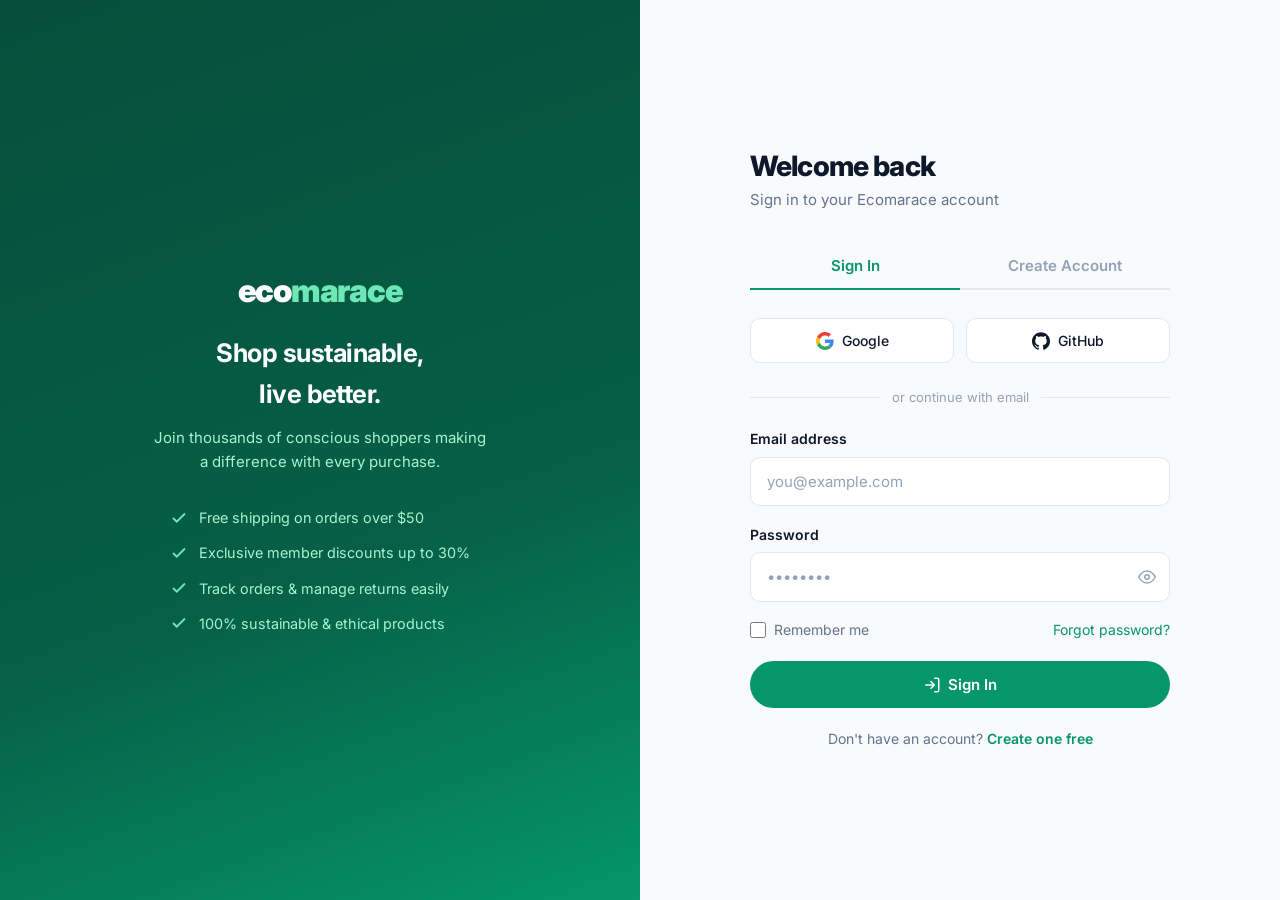
<file: ecomarace/checkout.html>
<!DOCTYPE html>
<html lang="en">
<head>
  <meta charset="UTF-8" />
  <meta name="viewport" content="width=device-width, initial-scale=1.0" />
  <title>Checkout — Ecomarace</title>
  <link rel="stylesheet" href="css/style.css" />
  <link href="https://fonts.googleapis.com/css2?family=Inter:wght@300;400;500;600;700;800;900&display=swap" rel="stylesheet" />
</head>
<body>

<header class="header">
  <div class="container header__inner">
    <a href="index.html" class="header__logo">eco<span>marace</span></a>
    <div class="header__actions">
      <div id="user-area"></div>
      <a href="cart.html" class="cart-btn">
        <svg width="18" height="18" fill="none" stroke="currentColor" stroke-width="2" viewBox="0 0 24 24"><path d="M6 2L3 6v14a2 2 0 002 2h14a2 2 0 002-2V6l-3-4z"/><line x1="3" y1="6" x2="21" y2="6"/><path d="M16 10a4 4 0 01-8 0"/></svg>
        Cart
        <span id="cart-badge"></span>
      </a>
    </div>
  </div>
</header>

<main>
  <div class="container">
    <!-- Stepper -->
    <div class="stepper">
      <div class="step done">
        <div class="step__num">
          <svg width="14" height="14" fill="none" stroke="currentColor" stroke-width="2.5" viewBox="0 0 24 24"><polyline points="20 6 9 17 4 12"/></svg>
        </div>
        <span class="step__label">Cart</span>
      </div>
      <div class="step-line done"></div>
      <div class="step active">
        <div class="step__num">2</div>
        <span class="step__label">Shipping</span>
      </div>
      <div class="step-line"></div>
      <div class="step">
        <div class="step__num">3</div>
        <span class="step__label">Payment</span>
      </div>
      <div class="step-line"></div>
      <div class="step">
        <div class="step__num">4</div>
        <span class="step__label">Confirm</span>
      </div>
    </div>

    <div class="page-checkout">
      <!-- Left: form -->
      <div>
        <div class="checkout-card">
          <h2>Shipping Information</h2>
          <form id="checkout-form" novalidate>
            <div class="row-2">
              <div class="form-group">
                <label for="first">First Name *</label>
                <input class="input" id="first" type="text" placeholder="Jane" autocomplete="given-name" />
                <span class="field-error" id="err-first">Required.</span>
              </div>
              <div class="form-group">
                <label for="last">Last Name *</label>
                <input class="input" id="last" type="text" placeholder="Smith" autocomplete="family-name" />
                <span class="field-error" id="err-last">Required.</span>
              </div>
            </div>
            <div class="form-group">
              <label for="email">Email Address *</label>
              <input class="input" id="email" type="email" placeholder="you@example.com" autocomplete="email" />
              <span class="field-error" id="err-email">Enter a valid email.</span>
            </div>
            <div class="form-group">
              <label for="phone">Phone Number</label>
              <input class="input" id="phone" type="tel" placeholder="+1 (555) 000-0000" autocomplete="tel" />
            </div>
            <div class="form-group">
              <label for="address">Street Address *</label>
              <input class="input" id="address" type="text" placeholder="123 Main St, Apt 4B" autocomplete="street-address" />
              <span class="field-error" id="err-address">Required.</span>
            </div>
            <div class="row-2">
              <div class="form-group">
                <label for="city">City *</label>
                <input class="input" id="city" type="text" placeholder="San Francisco" autocomplete="address-level2" />
                <span class="field-error" id="err-city">Required.</span>
              </div>
              <div class="form-group">
                <label for="state">State *</label>
                <select class="input" id="state" autocomplete="address-level1">
                  <option value="">Select state…</option>
                  <option>Alabama</option><option>Alaska</option><option>Arizona</option><option>Arkansas</option>
                  <option>California</option><option>Colorado</option><option>Connecticut</option>
                  <option>Delaware</option><option>Florida</option><option>Georgia</option>
                  <option>Hawaii</option><option>Idaho</option><option>Illinois</option><option>Indiana</option>
                  <option>Iowa</option><option>Kansas</option><option>Kentucky</option><option>Louisiana</option>
                  <option>Maine</option><option>Maryland</option><option>Massachusetts</option><option>Michigan</option>
                  <option>Minnesota</option><option>Mississippi</option><option>Missouri</option><option>Montana</option>
                  <option>Nebraska</option><option>Nevada</option><option>New Hampshire</option><option>New Jersey</option>
                  <option>New Mexico</option><option>New York</option><option>North Carolina</option><option>North Dakota</option>
                  <option>Ohio</option><option>Oklahoma</option><option>Oregon</option><option>Pennsylvania</option>
                  <option>Rhode Island</option><option>South Carolina</option><option>South Dakota</option>
                  <option>Tennessee</option><option selected>Texas</option><option>Utah</option><option>Vermont</option>
                  <option>Virginia</option><option>Washington</option><option>West Virginia</option>
                  <option>Wisconsin</option><option>Wyoming</option>
                </select>
                <span class="field-error" id="err-state">Required.</span>
              </div>
            </div>
            <div class="row-2">
              <div class="form-group">
                <label for="zip">ZIP Code *</label>
                <input class="input" id="zip" type="text" placeholder="94105" maxlength="10" autocomplete="postal-code" />
                <span class="field-error" id="err-zip">Enter a valid ZIP.</span>
              </div>
              <div class="form-group">
                <label for="country">Country</label>
                <select class="input" id="country" autocomplete="country-name">
                  <option selected>United States</option>
                  <option>Canada</option>
                  <option>United Kingdom</option>
                  <option>Australia</option>
                  <option>Germany</option>
                  <option>France</option>
                </select>
              </div>
            </div>
          </form>
        </div>

        <div class="checkout-card" style="margin-top:1.25rem;">
          <h2>Shipping Method</h2>
          <div class="shipping-options" id="shipping-options">
            <label class="shipping-option selected" data-price="0">
              <input type="radio" name="shipping" value="standard" checked />
              <div class="shipping-option__info">
                <div class="shipping-option__name">🌱 Standard Eco Shipping</div>
                <div class="shipping-option__desc">5–7 business days · Carbon-offset delivery</div>
              </div>
              <div class="shipping-option__price text-green">Free</div>
            </label>
            <label class="shipping-option" data-price="8.99">
              <input type="radio" name="shipping" value="express" />
              <div class="shipping-option__info">
                <div class="shipping-option__name">⚡ Express Shipping</div>
                <div class="shipping-option__desc">2–3 business days</div>
              </div>
              <div class="shipping-option__price">$8.99</div>
            </label>
            <label class="shipping-option" data-price="19.99">
              <input type="radio" name="shipping" value="overnight" />
              <div class="shipping-option__info">
                <div class="shipping-option__name">🚀 Overnight</div>
                <div class="shipping-option__desc">Next business day by 10:30am</div>
              </div>
              <div class="shipping-option__price">$19.99</div>
            </label>
          </div>
        </div>

        <button class="btn btn--primary btn--full" style="margin-top:1.25rem;padding:1rem;" onclick="submitCheckout()">
          Continue to Payment
          <svg width="16" height="16" fill="none" stroke="currentColor" stroke-width="2" viewBox="0 0 24 24"><polyline points="9 18 15 12 9 6"/></svg>
        </button>
        <a href="cart.html" class="btn btn--ghost btn--full" style="margin-top:.5rem;">← Back to Cart</a>
      </div>

      <!-- Right: order summary -->
      <div class="order-summary" id="order-summary"></div>
    </div>
  </div>
</main>

<div id="toasts"></div>
<script src="js/app.js"></script>
<script>
  if (!Auth.user()) { window.location.href = 'login.html'; }
  initHeader();

  // Pre-fill from user
  const user = Auth.user();
  if (user) {
    const [first, ...rest] = (user.name || '').split(' ');
    document.getElementById('first').value = first || '';
    document.getElementById('last').value  = rest.join(' ') || '';
    document.getElementById('email').value = user.email || '';
  }

  // Pre-fill from saved checkout
  const saved = Checkout.get();
  if (saved.address) document.getElementById('address').value = saved.address;
  if (saved.city)    document.getElementById('city').value    = saved.city;
  if (saved.zip)     document.getElementById('zip').value     = saved.zip;

  // Shipping options
  let selectedShipping = { name:'Standard Eco Shipping', price:0, days:'5–7 business days' };
  document.querySelectorAll('.shipping-option').forEach(el => {
    el.addEventListener('click', () => {
      document.querySelectorAll('.shipping-option').forEach(o => o.classList.remove('selected'));
      el.classList.add('selected');
      const price = parseFloat(el.dataset.price);
      const name  = el.querySelector('.shipping-option__name').textContent;
      const days  = el.querySelector('.shipping-option__desc').textContent;
      selectedShipping = { name, price, days };
      renderSummary();
    });
  });

  function renderSummary() {
    const items    = Cart.get();
    const subtotal = Cart.subtotal();
    const tax      = subtotal * 0.08;
    const total    = subtotal + selectedShipping.price + tax;

    document.getElementById('order-summary').innerHTML = `
      <h3>Order Summary (${Cart.count()} items)</h3>
      ${items.map(i => `
        <div class="summary-item">
          <div class="summary-item__img" style="background:${i.product.bg}">${i.product.icon}</div>
          <div class="summary-item__info">
            <div class="summary-item__name">${i.product.name}</div>
            <div class="summary-item__var">Qty: ${i.qty}</div>
          </div>
          <div class="summary-item__price">${fmt(i.product.price * i.qty)}</div>
        </div>`).join('')}
      <div class="summary-totals">
        <div class="summary-row"><span>Subtotal</span><span>${fmt(subtotal)}</span></div>
        <div class="summary-row"><span>Shipping</span><span>${selectedShipping.price === 0 ? '<span style="color:var(--green)">Free</span>' : fmt(selectedShipping.price)}</span></div>
        <div class="summary-row"><span>Tax (8%)</span><span>${fmt(tax)}</span></div>
        <div class="summary-row summary-row--total"><span>Total</span><span>${fmt(total)}</span></div>
      </div>
      <div style="font-size:.8rem;color:var(--text2);margin-top:1rem;padding:.75rem;background:var(--bg);border-radius:8px;">
        <strong>🌱 Eco note:</strong> Your order will be shipped carbon-neutral via our partner network.
      </div>`;
  }

  renderSummary();

  function showErr(id, msg) { const el = document.getElementById(id); if(el){el.textContent=msg;el.classList.add('show');} }
  function clearErr(id) { document.getElementById(id)?.classList.remove('show'); }

  function submitCheckout() {
    const fields = [
      { id:'first',   errId:'err-first',   label:'First name',    check: v => v.trim().length > 0 },
      { id:'last',    errId:'err-last',     label:'Last name',     check: v => v.trim().length > 0 },
      { id:'email',   errId:'err-email',    label:'Email',         check: v => v.includes('@') },
      { id:'address', errId:'err-address',  label:'Address',       check: v => v.trim().length > 0 },
      { id:'city',    errId:'err-city',     label:'City',          check: v => v.trim().length > 0 },
      { id:'state',   errId:'err-state',    label:'State',         check: v => v.length > 0 },
      { id:'zip',     errId:'err-zip',      label:'ZIP',           check: v => /^\d{5}/.test(v) },
    ];

    let ok = true;
    fields.forEach(f => {
      clearErr(f.errId);
      const v = document.getElementById(f.id)?.value || '';
      if (!f.check(v)) { showErr(f.errId, `${f.label} is required.`); ok = false; }
    });
    if (!ok) { showToast('Please fill in all required fields.', 'error'); return; }

    Checkout.save({
      first:    document.getElementById('first').value,
      last:     document.getElementById('last').value,
      email:    document.getElementById('email').value,
      phone:    document.getElementById('phone').value,
      address:  document.getElementById('address').value,
      city:     document.getElementById('city').value,
      state:    document.getElementById('state').value,
      zip:      document.getElementById('zip').value,
      country:  document.getElementById('country').value,
      shipping: selectedShipping,
    });

    window.location.href = 'payment.html';
  }
</script>
</body>
</html>
</file>
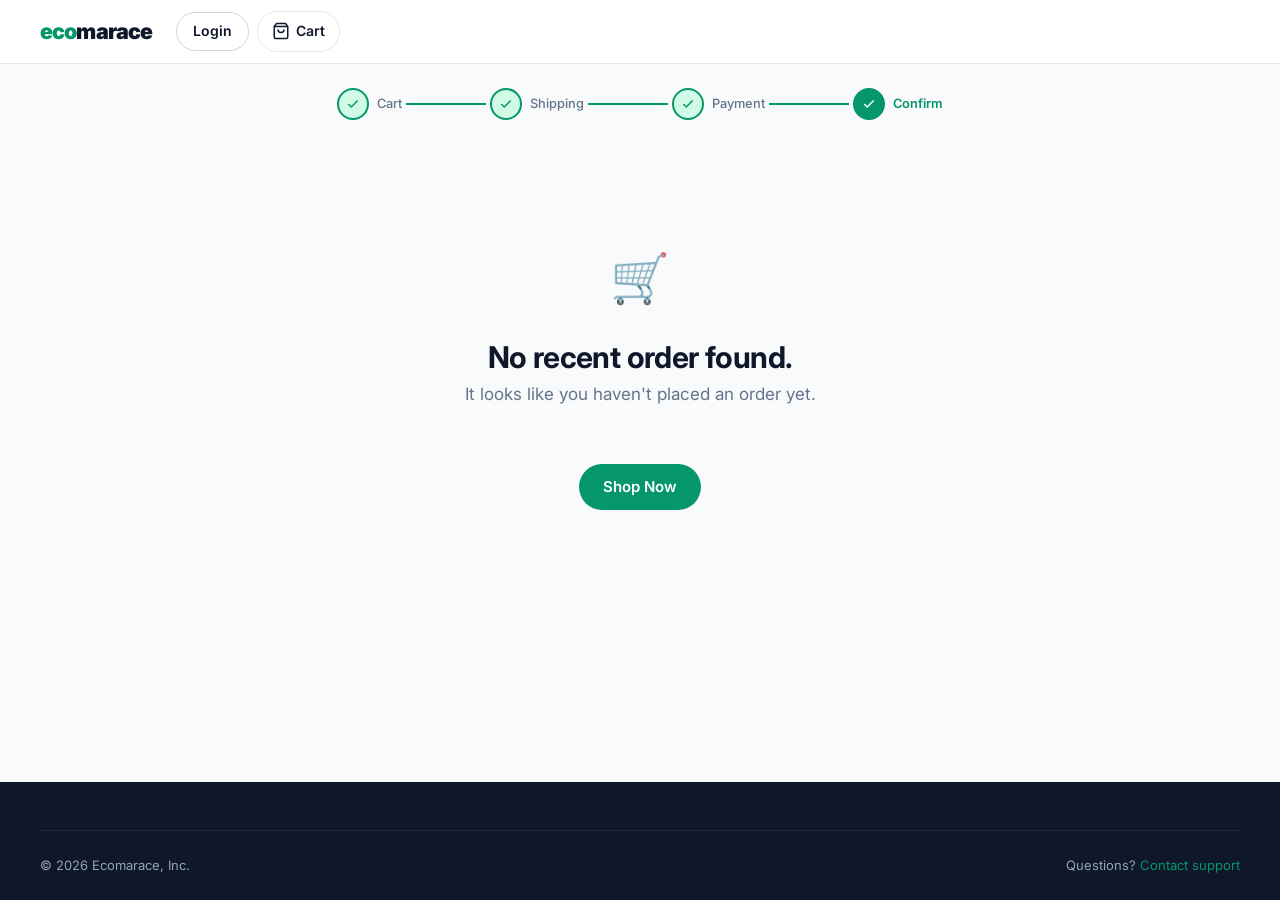
<file: ecomarace/confirmation.html>
<!DOCTYPE html>
<html lang="en">
<head>
  <meta charset="UTF-8" />
  <meta name="viewport" content="width=device-width, initial-scale=1.0" />
  <title>Order Confirmed — Ecomarace</title>
  <link rel="stylesheet" href="css/style.css" />
  <link href="https://fonts.googleapis.com/css2?family=Inter:wght@300;400;500;600;700;800;900&display=swap" rel="stylesheet" />
  <style>
    .confetti { position: fixed; top:0; left:0; width:100%; pointer-events:none; z-index:9999; }
    .c-dot {
      position: absolute;
      top: -12px;
      width: 10px; height: 10px;
      border-radius: 3px;
      animation: fall linear forwards;
    }
    @keyframes fall {
      to { transform: translateY(100vh) rotate(720deg); opacity:0; }
    }
  </style>
</head>
<body>

<header class="header">
  <div class="container header__inner">
    <a href="index.html" class="header__logo">eco<span>marace</span></a>
    <div class="header__actions">
      <div id="user-area"></div>
      <a href="cart.html" class="cart-btn">
        <svg width="18" height="18" fill="none" stroke="currentColor" stroke-width="2" viewBox="0 0 24 24"><path d="M6 2L3 6v14a2 2 0 002 2h14a2 2 0 002-2V6l-3-4z"/><line x1="3" y1="6" x2="21" y2="6"/><path d="M16 10a4 4 0 01-8 0"/></svg>
        Cart
        <span id="cart-badge"></span>
      </a>
    </div>
  </div>
</header>

<main>
  <!-- Stepper -->
  <div class="container">
    <div class="stepper">
      <div class="step done"><div class="step__num"><svg width="14" height="14" fill="none" stroke="currentColor" stroke-width="2.5" viewBox="0 0 24 24"><polyline points="20 6 9 17 4 12"/></svg></div><span class="step__label">Cart</span></div>
      <div class="step-line done"></div>
      <div class="step done"><div class="step__num"><svg width="14" height="14" fill="none" stroke="currentColor" stroke-width="2.5" viewBox="0 0 24 24"><polyline points="20 6 9 17 4 12"/></svg></div><span class="step__label">Shipping</span></div>
      <div class="step-line done"></div>
      <div class="step done"><div class="step__num"><svg width="14" height="14" fill="none" stroke="currentColor" stroke-width="2.5" viewBox="0 0 24 24"><polyline points="20 6 9 17 4 12"/></svg></div><span class="step__label">Payment</span></div>
      <div class="step-line done"></div>
      <div class="step active"><div class="step__num"><svg width="14" height="14" fill="none" stroke="currentColor" stroke-width="2.5" viewBox="0 0 24 24"><polyline points="20 6 9 17 4 12"/></svg></div><span class="step__label">Confirm</span></div>
    </div>
  </div>

  <div class="container">
    <div class="confirmation-page">
      <div class="confirmation-icon">🎉</div>
      <h1>Order Confirmed!</h1>
      <p>Thank you for your purchase. We've received your order and it's now being processed. A confirmation email has been sent to <strong id="conf-email"></strong>.</p>

      <div class="order-number" id="conf-order-number">ECO-XXXXXX</div>

      <div class="order-details-card" id="order-details"></div>

      <div style="display:flex;gap:.75rem;justify-content:center;flex-wrap:wrap;">
        <a href="shop.html" class="btn btn--primary btn--lg">Continue Shopping</a>
        <a href="index.html" class="btn btn--outline btn--lg">Back to Home</a>
      </div>

      <div style="margin-top:2rem;padding:1.25rem;background:var(--green-light);border-radius:var(--radius-lg);">
        <h3 style="color:var(--green-dark);margin-bottom:.5rem;">🌱 Your impact</h3>
        <p style="color:var(--green-dark);font-size:.9rem;margin:0;">This order was fulfilled using carbon-neutral shipping and 1% of your purchase goes toward reforestation through our <strong>Forests for All</strong> programme.</p>
      </div>
    </div>
  </div>
</main>

<footer class="footer">
  <div class="container">
    <div class="footer__bottom" style="border-top:1px solid #1e293b;padding-top:1.5rem;">
      <span>&copy; 2026 Ecomarace, Inc.</span>
      <span>Questions? <a href="#" style="color:var(--green)">Contact support</a></span>
    </div>
  </div>
</footer>

<canvas class="confetti" id="confetti"></canvas>
<div id="toasts"></div>
<script src="js/app.js"></script>
<script>
  initHeader();

  const order = Checkout.getOrder();

  if (!order || !order.number) {
    document.querySelector('.confirmation-page').innerHTML = `
      <div style="font-size:3rem;margin-bottom:1rem;">🛒</div>
      <h2>No recent order found.</h2>
      <p>It looks like you haven't placed an order yet.</p>
      <a href="shop.html" class="btn btn--primary" style="margin-top:1.5rem;">Shop Now</a>`;
  } else {
    document.getElementById('conf-order-number').textContent = order.number;
    document.getElementById('conf-email').textContent = order.address?.email || 'your email';
    document.title = `Order ${order.number} Confirmed — Ecomarace`;

    const items = order.items || [];
    document.getElementById('order-details').innerHTML = `
      ${items.map(i => `
        <div class="order-details-row">
          <span>${i.product.icon} ${i.product.name} × ${i.qty}</span>
          <strong>${fmt(i.product.price * i.qty)}</strong>
        </div>`).join('')}
      <div class="order-details-row">
        <span>Shipping (${order.shipping?.name || 'Standard'})</span>
        <strong>${order.shipping?.price === 0 ? 'Free' : fmt(order.shipping?.price || 0)}</strong>
      </div>
      <div class="order-details-row">
        <span>Tax</span>
        <strong>${fmt(order.total * 0.08 / 1.08 * 0.08)}</strong>
      </div>
      <div class="order-details-row" style="font-size:1.05rem;">
        <span><strong>Total Paid</strong></span>
        <strong style="color:var(--green);">${fmt(order.total)}</strong>
      </div>
      <div class="order-details-row">
        <span>Payment Method</span>
        <strong>${order.method || 'Card'}</strong>
      </div>
      <div class="order-details-row">
        <span>Order Date</span>
        <strong>${order.date || new Date().toLocaleDateString()}</strong>
      </div>
      <div class="order-details-row">
        <span>Deliver to</span>
        <strong>${order.address?.first || ''} ${order.address?.last || ''}, ${order.address?.city || ''}</strong>
      </div>
      <div class="order-details-row">
        <span>Estimated Delivery</span>
        <strong style="color:var(--green);">5–7 business days</strong>
      </div>`;

    // Confetti
    spawnConfetti();
  }

  function spawnConfetti() {
    const colors = ['#059669','#34d399','#f59e0b','#60a5fa','#c084fc','#fb7185'];
    const body = document.body;
    for (let i = 0; i < 80; i++) {
      setTimeout(() => {
        const dot = document.createElement('div');
        dot.className = 'c-dot';
        dot.style.cssText = `
          left:${Math.random()*100}vw;
          background:${colors[Math.floor(Math.random()*colors.length)]};
          width:${6+Math.random()*8}px;
          height:${6+Math.random()*8}px;
          animation-duration:${1.5+Math.random()*2.5}s;
          animation-delay:${Math.random()*0.5}s;
          transform:rotate(${Math.random()*360}deg);
          border-radius:${Math.random()>.5?'50%':'3px'};
        `;
        document.getElementById('confetti').appendChild(dot);
        setTimeout(() => dot.remove(), 4000);
      }, i * 30);
    }
  }
</script>
</body>
</html>
</file>
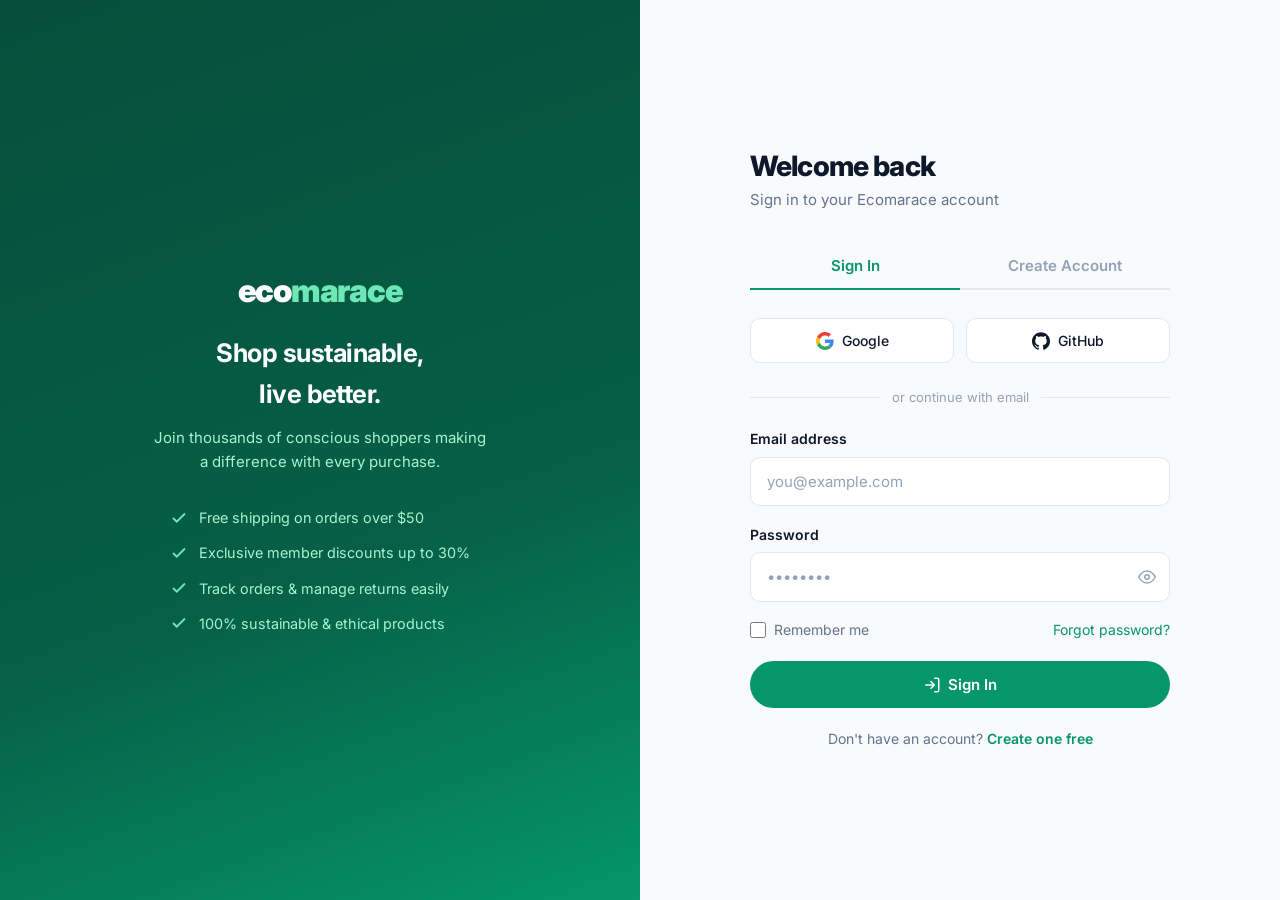
<file: ecomarace/login.html>
<!DOCTYPE html>
<html lang="en">
<head>
  <meta charset="UTF-8" />
  <meta name="viewport" content="width=device-width, initial-scale=1.0" />
  <title>Login — Ecomarace</title>
  <link rel="stylesheet" href="css/style.css" />
  <link href="https://fonts.googleapis.com/css2?family=Inter:wght@300;400;500;600;700;800;900&display=swap" rel="stylesheet" />
</head>
<body>

<div id="toasts"></div>

<div class="auth-page">
  <!-- Brand panel -->
  <div class="auth-page__brand">
    <div class="auth-page__brand-logo">eco<span>marace</span></div>
    <h2>Shop sustainable,<br/>live better.</h2>
    <p>Join thousands of conscious shoppers making a difference with every purchase.</p>
    <div class="auth-perks">
      <div class="auth-perk">
        <svg width="18" height="18" fill="none" stroke="currentColor" stroke-width="2.5" viewBox="0 0 24 24"><polyline points="20 6 9 17 4 12"/></svg>
        Free shipping on orders over $50
      </div>
      <div class="auth-perk">
        <svg width="18" height="18" fill="none" stroke="currentColor" stroke-width="2.5" viewBox="0 0 24 24"><polyline points="20 6 9 17 4 12"/></svg>
        Exclusive member discounts up to 30%
      </div>
      <div class="auth-perk">
        <svg width="18" height="18" fill="none" stroke="currentColor" stroke-width="2.5" viewBox="0 0 24 24"><polyline points="20 6 9 17 4 12"/></svg>
        Track orders & manage returns easily
      </div>
      <div class="auth-perk">
        <svg width="18" height="18" fill="none" stroke="currentColor" stroke-width="2.5" viewBox="0 0 24 24"><polyline points="20 6 9 17 4 12"/></svg>
        100% sustainable &amp; ethical products
      </div>
    </div>
  </div>

  <!-- Form panel -->
  <div class="auth-page__form">
    <div class="auth-box">
      <h1 id="auth-title">Welcome back</h1>
      <p class="sub" id="auth-sub">Sign in to your Ecomarace account</p>

      <div class="auth-tabs">
        <button class="auth-tab active" data-tab="login">Sign In</button>
        <button class="auth-tab" data-tab="register">Create Account</button>
      </div>

      <!-- Login panel -->
      <div class="auth-panel active" id="panel-login">
        <div class="social-login">
          <button class="social-btn" onclick="socialLogin('Google')">
            <svg width="18" height="18" viewBox="0 0 48 48"><path fill="#EA4335" d="M24 9.5c3.54 0 6.71 1.22 9.21 3.6l6.85-6.85C35.9 2.38 30.47 0 24 0 14.62 0 6.51 5.38 2.56 13.22l7.98 6.19C12.43 13.72 17.74 9.5 24 9.5z"/><path fill="#4285F4" d="M46.98 24.55c0-1.57-.15-3.09-.38-4.55H24v9.02h12.94c-.58 2.96-2.26 5.48-4.78 7.18l7.73 6c4.51-4.18 7.09-10.36 7.09-17.65z"/><path fill="#FBBC05" d="M10.53 28.59c-.48-1.45-.76-2.99-.76-4.59s.27-3.14.76-4.59l-7.98-6.19C.92 16.46 0 20.12 0 24c0 3.88.92 7.54 2.56 10.78l7.97-6.19z"/><path fill="#34A853" d="M24 48c6.48 0 11.93-2.13 15.89-5.81l-7.73-6c-2.18 1.48-4.97 2.32-8.16 2.32-6.26 0-11.57-4.22-13.47-9.91l-7.98 6.19C6.51 42.62 14.62 48 24 48z"/></svg>
            Google
          </button>
          <button class="social-btn" onclick="socialLogin('GitHub')">
            <svg width="18" height="18" fill="currentColor" viewBox="0 0 24 24"><path d="M12 .297c-6.63 0-12 5.373-12 12 0 5.303 3.438 9.8 8.205 11.385.6.113.82-.258.82-.577 0-.285-.01-1.04-.015-2.04-3.338.724-4.042-1.61-4.042-1.61C4.422 18.07 3.633 17.7 3.633 17.7c-1.087-.744.084-.729.084-.729 1.205.084 1.838 1.236 1.838 1.236 1.07 1.835 2.809 1.305 3.495.998.108-.776.417-1.305.76-1.605-2.665-.3-5.466-1.332-5.466-5.93 0-1.31.465-2.38 1.235-3.22-.135-.303-.54-1.523.105-3.176 0 0 1.005-.322 3.3 1.23.96-.267 1.98-.399 3-.405 1.02.006 2.04.138 3 .405 2.28-1.552 3.285-1.23 3.285-1.23.645 1.653.24 2.873.12 3.176.765.84 1.23 1.91 1.23 3.22 0 4.61-2.805 5.625-5.475 5.92.42.36.81 1.096.81 2.22 0 1.606-.015 2.896-.015 3.286 0 .315.21.69.825.57C20.565 22.092 24 17.592 24 12.297c0-6.627-5.373-12-12-12"/></svg>
            GitHub
          </button>
        </div>
        <div class="divider">or continue with email</div>

        <form id="login-form" novalidate>
          <div class="form-group">
            <label for="login-email">Email address</label>
            <input class="input" type="email" id="login-email" placeholder="you@example.com" autocomplete="email" />
            <span class="field-error" id="login-email-err">Please enter a valid email address.</span>
          </div>
          <div class="form-group">
            <label for="login-pass">Password</label>
            <div class="input-wrap">
              <input class="input" type="password" id="login-pass" placeholder="••••••••" autocomplete="current-password" />
              <button type="button" class="input-icon" onclick="togglePass('login-pass', this)">
                <svg width="18" height="18" fill="none" stroke="currentColor" stroke-width="2" viewBox="0 0 24 24"><path d="M1 12s4-8 11-8 11 8 11 8-4 8-11 8-11-8-11-8z"/><circle cx="12" cy="12" r="3"/></svg>
              </button>
            </div>
            <span class="field-error" id="login-pass-err">Password must be at least 6 characters.</span>
          </div>
          <div style="display:flex;align-items:center;justify-content:space-between;margin-bottom:1.25rem;flex-wrap:wrap;gap:.5rem;">
            <label class="checkbox-row"><input type="checkbox" id="remember" /> Remember me</label>
            <a href="#" style="font-size:.875rem;color:var(--green);">Forgot password?</a>
          </div>
          <button type="submit" class="btn btn--primary btn--full" id="login-btn">
            <svg width="18" height="18" fill="none" stroke="currentColor" stroke-width="2" viewBox="0 0 24 24"><path d="M15 3h4a2 2 0 012 2v14a2 2 0 01-2 2h-4"/><polyline points="10 17 15 12 10 7"/><line x1="15" y1="12" x2="3" y2="12"/></svg>
            Sign In
          </button>
        </form>
        <p class="auth-footer">Don't have an account? <a href="#" onclick="switchTab('register')">Create one free</a></p>
      </div>

      <!-- Register panel -->
      <div class="auth-panel" id="panel-register">
        <div class="social-login">
          <button class="social-btn" onclick="socialLogin('Google')">
            <svg width="18" height="18" viewBox="0 0 48 48"><path fill="#EA4335" d="M24 9.5c3.54 0 6.71 1.22 9.21 3.6l6.85-6.85C35.9 2.38 30.47 0 24 0 14.62 0 6.51 5.38 2.56 13.22l7.98 6.19C12.43 13.72 17.74 9.5 24 9.5z"/><path fill="#4285F4" d="M46.98 24.55c0-1.57-.15-3.09-.38-4.55H24v9.02h12.94c-.58 2.96-2.26 5.48-4.78 7.18l7.73 6c4.51-4.18 7.09-10.36 7.09-17.65z"/><path fill="#FBBC05" d="M10.53 28.59c-.48-1.45-.76-2.99-.76-4.59s.27-3.14.76-4.59l-7.98-6.19C.92 16.46 0 20.12 0 24c0 3.88.92 7.54 2.56 10.78l7.97-6.19z"/><path fill="#34A853" d="M24 48c6.48 0 11.93-2.13 15.89-5.81l-7.73-6c-2.18 1.48-4.97 2.32-8.16 2.32-6.26 0-11.57-4.22-13.47-9.91l-7.98 6.19C6.51 42.62 14.62 48 24 48z"/></svg>
            Google
          </button>
          <button class="social-btn" onclick="socialLogin('GitHub')">
            <svg width="18" height="18" fill="currentColor" viewBox="0 0 24 24"><path d="M12 .297c-6.63 0-12 5.373-12 12 0 5.303 3.438 9.8 8.205 11.385.6.113.82-.258.82-.577 0-.285-.01-1.04-.015-2.04-3.338.724-4.042-1.61-4.042-1.61C4.422 18.07 3.633 17.7 3.633 17.7c-1.087-.744.084-.729.084-.729 1.205.084 1.838 1.236 1.838 1.236 1.07 1.835 2.809 1.305 3.495.998.108-.776.417-1.305.76-1.605-2.665-.3-5.466-1.332-5.466-5.93 0-1.31.465-2.38 1.235-3.22-.135-.303-.54-1.523.105-3.176 0 0 1.005-.322 3.3 1.23.96-.267 1.98-.399 3-.405 1.02.006 2.04.138 3 .405 2.28-1.552 3.285-1.23 3.285-1.23.645 1.653.24 2.873.12 3.176.765.84 1.23 1.91 1.23 3.22 0 4.61-2.805 5.625-5.475 5.92.42.36.81 1.096.81 2.22 0 1.606-.015 2.896-.015 3.286 0 .315.21.69.825.57C20.565 22.092 24 17.592 24 12.297c0-6.627-5.373-12-12-12"/></svg>
            GitHub
          </button>
        </div>
        <div class="divider">or sign up with email</div>

        <form id="register-form" novalidate>
          <div class="row-2">
            <div class="form-group">
              <label for="reg-first">First name</label>
              <input class="input" type="text" id="reg-first" placeholder="Jane" autocomplete="given-name" />
              <span class="field-error" id="reg-first-err">Required.</span>
            </div>
            <div class="form-group">
              <label for="reg-last">Last name</label>
              <input class="input" type="text" id="reg-last" placeholder="Smith" autocomplete="family-name" />
              <span class="field-error" id="reg-last-err">Required.</span>
            </div>
          </div>
          <div class="form-group">
            <label for="reg-email">Email address</label>
            <input class="input" type="email" id="reg-email" placeholder="you@example.com" autocomplete="email" />
            <span class="field-error" id="reg-email-err">Please enter a valid email.</span>
          </div>
          <div class="form-group">
            <label for="reg-pass">Password</label>
            <div class="input-wrap">
              <input class="input" type="password" id="reg-pass" placeholder="At least 8 characters" autocomplete="new-password" />
              <button type="button" class="input-icon" onclick="togglePass('reg-pass', this)">
                <svg width="18" height="18" fill="none" stroke="currentColor" stroke-width="2" viewBox="0 0 24 24"><path d="M1 12s4-8 11-8 11 8 11 8-4 8-11 8-11-8-11-8z"/><circle cx="12" cy="12" r="3"/></svg>
              </button>
            </div>
            <span class="field-error" id="reg-pass-err">Password must be at least 8 characters.</span>
          </div>
          <div class="form-group" style="margin-bottom:1.25rem;">
            <label class="checkbox-row">
              <input type="checkbox" id="reg-terms" />
              I agree to the <a href="#">Terms of Service</a> and <a href="#">Privacy Policy</a>
            </label>
            <span class="field-error" id="reg-terms-err">You must accept the terms.</span>
          </div>
          <button type="submit" class="btn btn--primary btn--full" id="reg-btn">
            <svg width="18" height="18" fill="none" stroke="currentColor" stroke-width="2" viewBox="0 0 24 24"><path d="M16 21v-2a4 4 0 00-4-4H6a4 4 0 00-4 4v2"/><circle cx="9" cy="7" r="4"/><line x1="19" y1="8" x2="19" y2="14"/><line x1="22" y1="11" x2="16" y2="11"/></svg>
            Create Account
          </button>
        </form>
        <p class="auth-footer">Already have an account? <a href="#" onclick="switchTab('login')">Sign in</a></p>
      </div>
    </div>
  </div>
</div>

<script src="js/app.js"></script>
<script>
  // Redirect if already logged in
  if (Auth.user()) window.location.href = 'index.html';

  // Tab switching
  document.querySelectorAll('.auth-tab').forEach(tab => {
    tab.addEventListener('click', () => switchTab(tab.dataset.tab));
  });

  function switchTab(tab) {
    document.querySelectorAll('.auth-tab').forEach(t => t.classList.toggle('active', t.dataset.tab === tab));
    document.querySelectorAll('.auth-panel').forEach(p => p.classList.toggle('active', p.id === `panel-${tab}`));
    document.getElementById('auth-title').textContent  = tab === 'login' ? 'Welcome back' : 'Create account';
    document.getElementById('auth-sub').textContent    = tab === 'login' ? 'Sign in to your Ecomarace account' : 'Join thousands of eco-conscious shoppers';
  }

  // Handle hash
  if (location.hash === '#register') switchTab('register');

  function togglePass(inputId, btn) {
    const inp = document.getElementById(inputId);
    inp.type = inp.type === 'password' ? 'text' : 'password';
  }

  function socialLogin(provider) {
    const btn = event.currentTarget;
    btn.disabled = true;
    btn.textContent = 'Connecting…';
    setTimeout(() => {
      Auth.login({ name: provider + ' User', email: provider.toLowerCase() + '@demo.com', provider });
      showToast(`Signed in with ${provider}!`);
      setTimeout(() => window.location.href = 'index.html', 600);
    }, 900);
  }

  function showErr(id, msg) {
    const el = document.getElementById(id);
    if (el) { el.textContent = msg; el.classList.add('show'); }
  }
  function clearErr(id) { document.getElementById(id)?.classList.remove('show'); }

  // Login form
  document.getElementById('login-form').addEventListener('submit', e => {
    e.preventDefault();
    let ok = true;
    const email = document.getElementById('login-email').value.trim();
    const pass  = document.getElementById('login-pass').value;

    clearErr('login-email-err'); clearErr('login-pass-err');
    if (!email || !email.includes('@')) { showErr('login-email-err', 'Please enter a valid email.'); ok = false; }
    if (pass.length < 6) { showErr('login-pass-err', 'Password must be at least 6 characters.'); ok = false; }
    if (!ok) return;

    const btn = document.getElementById('login-btn');
    btn.disabled = true; btn.textContent = 'Signing in…';
    setTimeout(() => {
      const name = email.split('@')[0].replace(/[._]/g, ' ').replace(/\b\w/g, c => c.toUpperCase());
      Auth.login({ name, email });
      showToast('Signed in successfully!');
      setTimeout(() => window.location.href = 'index.html', 500);
    }, 1000);
  });

  // Register form
  document.getElementById('register-form').addEventListener('submit', e => {
    e.preventDefault();
    let ok = true;
    const first  = document.getElementById('reg-first').value.trim();
    const last   = document.getElementById('reg-last').value.trim();
    const email  = document.getElementById('reg-email').value.trim();
    const pass   = document.getElementById('reg-pass').value;
    const terms  = document.getElementById('reg-terms').checked;

    ['reg-first-err','reg-last-err','reg-email-err','reg-pass-err','reg-terms-err'].forEach(clearErr);

    if (!first) { showErr('reg-first-err', 'First name is required.'); ok = false; }
    if (!last)  { showErr('reg-last-err',  'Last name is required.'); ok = false; }
    if (!email || !email.includes('@')) { showErr('reg-email-err', 'Please enter a valid email.'); ok = false; }
    if (pass.length < 8) { showErr('reg-pass-err', 'Password must be at least 8 characters.'); ok = false; }
    if (!terms) { showErr('reg-terms-err', 'You must accept the terms to continue.'); ok = false; }
    if (!ok) return;

    const btn = document.getElementById('reg-btn');
    btn.disabled = true; btn.textContent = 'Creating account…';
    setTimeout(() => {
      Auth.login({ name: `${first} ${last}`, email });
      showToast('Account created! Welcome to Ecomarace 🌱');
      setTimeout(() => window.location.href = 'index.html', 600);
    }, 1100);
  });
</script>
</body>
</html>
</file>
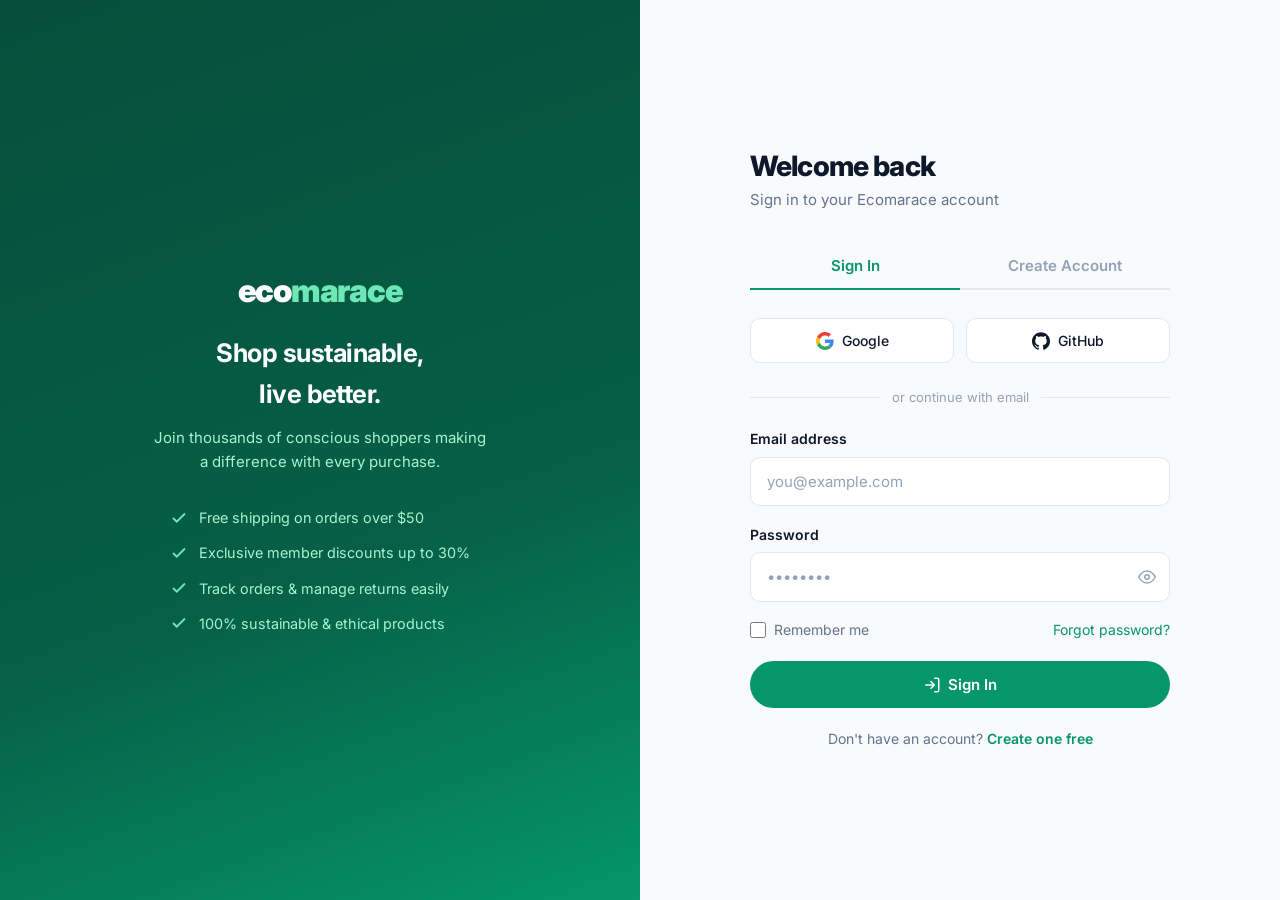
<file: ecomarace/payment.html>
<!DOCTYPE html>
<html lang="en">
<head>
  <meta charset="UTF-8" />
  <meta name="viewport" content="width=device-width, initial-scale=1.0" />
  <title>Payment — Ecomarace</title>
  <link rel="stylesheet" href="css/style.css" />
  <link href="https://fonts.googleapis.com/css2?family=Inter:wght@300;400;500;600;700;800;900&display=swap" rel="stylesheet" />
</head>
<body>

<header class="header">
  <div class="container header__inner">
    <a href="index.html" class="header__logo">eco<span>marace</span></a>
    <div class="header__actions">
      <div id="user-area"></div>
      <a href="cart.html" class="cart-btn">
        <svg width="18" height="18" fill="none" stroke="currentColor" stroke-width="2" viewBox="0 0 24 24"><path d="M6 2L3 6v14a2 2 0 002 2h14a2 2 0 002-2V6l-3-4z"/><line x1="3" y1="6" x2="21" y2="6"/><path d="M16 10a4 4 0 01-8 0"/></svg>
        Cart
        <span id="cart-badge"></span>
      </a>
    </div>
  </div>
</header>

<main>
  <div class="container">
    <!-- Stepper -->
    <div class="stepper">
      <div class="step done">
        <div class="step__num">
          <svg width="14" height="14" fill="none" stroke="currentColor" stroke-width="2.5" viewBox="0 0 24 24"><polyline points="20 6 9 17 4 12"/></svg>
        </div>
        <span class="step__label">Cart</span>
      </div>
      <div class="step-line done"></div>
      <div class="step done">
        <div class="step__num">
          <svg width="14" height="14" fill="none" stroke="currentColor" stroke-width="2.5" viewBox="0 0 24 24"><polyline points="20 6 9 17 4 12"/></svg>
        </div>
        <span class="step__label">Shipping</span>
      </div>
      <div class="step-line done"></div>
      <div class="step active">
        <div class="step__num">3</div>
        <span class="step__label">Payment</span>
      </div>
      <div class="step-line"></div>
      <div class="step">
        <div class="step__num">4</div>
        <span class="step__label">Confirm</span>
      </div>
    </div>

    <div class="page-checkout">
      <!-- Left: payment form -->
      <div>
        <!-- Payment method tabs -->
        <div class="checkout-card">
          <h2>Payment Method</h2>
          <div class="payment-tabs">
            <button class="payment-tab active" onclick="setMethod('card',this)">
              <svg width="28" height="28" fill="none" stroke="currentColor" stroke-width="1.6" viewBox="0 0 24 24"><rect x="1" y="4" width="22" height="16" rx="2"/><line x1="1" y1="10" x2="23" y2="10"/></svg>
              Credit Card
            </button>
            <button class="payment-tab" onclick="setMethod('paypal',this)">
              <svg width="28" height="28" viewBox="0 0 24 24" fill="#003087"><path d="M19.554 9.488c.121.74.121 1.555-.04 2.373-.56 2.716-2.294 4.108-5.154 4.108H13.2l-.724 4.457H10.2L9 4.5h4.965c2.156 0 3.646 1.056 4.282 2.716.197.52.318 1.073.307 1.555v.717z"/><path fill="#009cde" d="M20.956 6.975c.12.74.12 1.554-.04 2.373-.56 2.716-2.295 4.107-5.154 4.107H14.6l-.724 4.458H11.6L10.4 7h4.964c2.157 0 3.647 1.056 4.283 2.716.197.52.319 1.073.308 1.554v.705z"/></svg>
              PayPal
            </button>
            <button class="payment-tab" onclick="setMethod('apple',this)">
              <svg width="28" height="28" viewBox="0 0 24 24" fill="currentColor"><path d="M18.71 19.5c-.83 1.24-1.71 2.45-3.05 2.47-1.34.03-1.77-.79-3.29-.79-1.53 0-2 .77-3.27.82-1.31.05-2.3-1.32-3.14-2.53C4.25 17 2.94 12.45 4.7 9.39c.87-1.52 2.43-2.48 4.12-2.51 1.28-.02 2.5.87 3.29.87.78 0 2.26-1.07 3.8-.91.65.03 2.47.26 3.64 1.98-.09.06-2.17 1.28-2.15 3.81.03 3.02 2.65 4.03 2.68 4.04-.03.07-.42 1.44-1.38 2.83M13 3.5c.73-.83 1.94-1.46 2.94-1.5.13 1.17-.34 2.35-1.04 3.19-.69.85-1.83 1.51-2.95 1.42-.15-1.15.41-2.35 1.05-3.11z"/></svg>
              Apple Pay
            </button>
          </div>

          <!-- Card panel -->
          <div id="panel-card">
            <!-- Live card preview -->
            <div class="card-preview">
              <div class="card-chip"></div>
              <div class="card-number" id="preview-number">•••• •••• •••• ••••</div>
              <div class="card-bottom">
                <div>
                  <div class="card-label">Card Holder</div>
                  <div class="card-value" id="preview-name">YOUR NAME</div>
                </div>
                <div>
                  <div class="card-label">Expires</div>
                  <div class="card-value" id="preview-expiry">MM/YY</div>
                </div>
                <div>
                  <div class="card-label">Network</div>
                  <div class="card-value" id="preview-network">—</div>
                </div>
              </div>
            </div>

            <form id="card-form" novalidate>
              <div class="form-group">
                <label for="card-name">Name on Card *</label>
                <input class="input" id="card-name" type="text" placeholder="Jane Smith" autocomplete="cc-name" />
                <span class="field-error" id="err-card-name">Required.</span>
              </div>
              <div class="form-group">
                <label for="card-number">Card Number *</label>
                <div class="input-wrap">
                  <input class="input" id="card-number" type="text" placeholder="1234 5678 9012 3456" maxlength="19" autocomplete="cc-number" inputmode="numeric" />
                  <span class="input-icon" id="card-network-icon" style="pointer-events:none;font-size:1.1rem;"></span>
                </div>
                <span class="field-error" id="err-card-number">Enter a valid 16-digit card number.</span>
              </div>
              <div class="row-2">
                <div class="form-group">
                  <label for="card-expiry">Expiry Date *</label>
                  <input class="input" id="card-expiry" type="text" placeholder="MM/YY" maxlength="5" autocomplete="cc-exp" inputmode="numeric" />
                  <span class="field-error" id="err-card-expiry">Invalid expiry date.</span>
                </div>
                <div class="form-group">
                  <label for="card-cvv">CVV *
                    <svg style="display:inline;vertical-align:middle;cursor:help;" width="14" height="14" fill="none" stroke="#94a3b8" stroke-width="2" viewBox="0 0 24 24" title="3-4 digit security code on back of card"><circle cx="12" cy="12" r="10"/><line x1="12" y1="16" x2="12" y2="12"/><line x1="12" y1="8" x2="12.01" y2="8"/></svg>
                  </label>
                  <input class="input" id="card-cvv" type="text" placeholder="•••" maxlength="4" autocomplete="cc-csc" inputmode="numeric" />
                  <span class="field-error" id="err-card-cvv">Invalid CVV.</span>
                </div>
              </div>
              <label class="checkbox-row" style="margin-bottom:1.5rem;">
                <input type="checkbox" id="save-card" />
                Save card for future purchases
              </label>
            </form>
          </div>

          <!-- PayPal panel -->
          <div id="panel-paypal" class="hidden">
            <div style="text-align:center;padding:2.5rem 1rem;">
              <div style="font-size:3rem;margin-bottom:1rem;">🅿️</div>
              <h3 style="margin-bottom:.5rem;">Continue with PayPal</h3>
              <p style="margin-bottom:1.5rem;">You'll be redirected to PayPal to complete your purchase securely.</p>
              <button class="btn btn--primary btn--lg" style="background:#003087;" onclick="placeOrder('PayPal')">
                Pay with PayPal
              </button>
            </div>
          </div>

          <!-- Apple Pay panel -->
          <div id="panel-apple" class="hidden">
            <div style="text-align:center;padding:2.5rem 1rem;">
              <div style="font-size:3rem;margin-bottom:1rem;"></div>
              <h3 style="margin-bottom:.5rem;">Apple Pay</h3>
              <p style="margin-bottom:1.5rem;">Use Face ID or Touch ID to pay instantly.</p>
              <button class="btn btn--secondary btn--lg" style="background:#000;" onclick="placeOrder('Apple Pay')">
                 Pay with Apple Pay
              </button>
            </div>
          </div>
        </div>

        <!-- Billing address -->
        <div class="checkout-card" id="billing-section">
          <h2>Billing Address</h2>
          <label class="checkbox-row" style="margin-bottom:1rem;">
            <input type="checkbox" id="same-address" checked onchange="toggleBilling()" />
            Same as shipping address
          </label>
          <div id="billing-form" class="hidden">
            <div class="row-2">
              <div class="form-group"><label>First Name</label><input class="input" placeholder="Jane" /></div>
              <div class="form-group"><label>Last Name</label><input class="input" placeholder="Smith" /></div>
            </div>
            <div class="form-group"><label>Address</label><input class="input" placeholder="123 Main St" /></div>
            <div class="row-2">
              <div class="form-group"><label>City</label><input class="input" placeholder="San Francisco" /></div>
              <div class="form-group"><label>ZIP</label><input class="input" placeholder="94105" /></div>
            </div>
          </div>
        </div>

        <button class="btn btn--primary btn--full" style="margin-top:1.25rem;padding:1.1rem;font-size:1.05rem;" id="pay-btn" onclick="placeOrder('Card')">
          <svg width="18" height="18" fill="none" stroke="currentColor" stroke-width="2" viewBox="0 0 24 24"><rect x="1" y="4" width="22" height="16" rx="2"/><line x1="1" y1="10" x2="23" y2="10"/></svg>
          Place Order — <span id="pay-total">$0.00</span>
        </button>
        <a href="checkout.html" class="btn btn--ghost btn--full" style="margin-top:.5rem;">← Back to Shipping</a>
        <div style="display:flex;justify-content:center;gap:1rem;margin-top:1.25rem;font-size:.75rem;color:var(--text3);">
          <span>🔒 256-bit SSL</span><span>·</span><span>PCI DSS Compliant</span><span>·</span><span>Secured by Stripe</span>
        </div>
      </div>

      <!-- Right: order summary -->
      <div id="order-summary" class="order-summary"></div>
    </div>
  </div>
</main>

<div id="toasts"></div>
<script src="js/app.js"></script>
<script>
  if (!Auth.user()) { window.location.href = 'login.html'; }
  initHeader();

  const checkoutData = Checkout.get();
  const items        = Cart.get();
  const subtotal     = Cart.subtotal();
  const shipping     = checkoutData.shipping?.price || 0;
  const tax          = subtotal * 0.08;
  const total        = subtotal + shipping + tax;

  document.getElementById('pay-total').textContent = fmt(total);

  // Order summary
  document.getElementById('order-summary').innerHTML = `
    <h3>Order Summary</h3>
    ${items.map(i => `
      <div class="summary-item">
        <div class="summary-item__img" style="background:${i.product.bg}">${i.product.icon}</div>
        <div class="summary-item__info">
          <div class="summary-item__name">${i.product.name}</div>
          <div class="summary-item__var">Qty: ${i.qty}</div>
        </div>
        <div class="summary-item__price">${fmt(i.product.price * i.qty)}</div>
      </div>`).join('')}
    <div class="summary-totals">
      <div class="summary-row"><span>Subtotal</span><span>${fmt(subtotal)}</span></div>
      <div class="summary-row"><span>Shipping</span><span>${shipping === 0 ? '<span style="color:var(--green)">Free</span>' : fmt(shipping)}</span></div>
      <div class="summary-row"><span>Tax (8%)</span><span>${fmt(tax)}</span></div>
      <div class="summary-row summary-row--total"><span>Total</span><span>${fmt(total)}</span></div>
    </div>
    ${checkoutData.first ? `
    <div style="margin-top:1.25rem;padding-top:1rem;border-top:1px solid var(--border);">
      <div style="font-size:.8rem;font-weight:600;color:var(--text2);text-transform:uppercase;letter-spacing:.07em;margin-bottom:.5rem;">Shipping to</div>
      <div style="font-size:.9rem;">${checkoutData.first} ${checkoutData.last}</div>
      <div style="font-size:.85rem;color:var(--text2);">${checkoutData.address || ''}</div>
      <div style="font-size:.85rem;color:var(--text2);">${checkoutData.city || ''}, ${checkoutData.state || ''} ${checkoutData.zip || ''}</div>
      <div style="font-size:.8rem;color:var(--green);margin-top:.4rem;">📦 ${checkoutData.shipping?.days || '5–7 business days'}</div>
    </div>` : ''}`;

  // Payment method toggle
  let currentMethod = 'card';
  function setMethod(method, el) {
    currentMethod = method;
    document.querySelectorAll('.payment-tab').forEach(t => t.classList.remove('active'));
    el.classList.add('active');
    document.getElementById('panel-card').classList.toggle('hidden', method !== 'card');
    document.getElementById('panel-paypal').classList.toggle('hidden', method !== 'paypal');
    document.getElementById('panel-apple').classList.toggle('hidden', method !== 'apple');
    document.getElementById('billing-section').classList.toggle('hidden', method !== 'card');
    document.getElementById('pay-btn').classList.toggle('hidden', method !== 'card');
    document.querySelector('a[href="checkout.html"]').classList.toggle('hidden', method !== 'card');
  }

  // Billing toggle
  function toggleBilling() {
    const same = document.getElementById('same-address').checked;
    document.getElementById('billing-form').classList.toggle('hidden', same);
  }

  // Card number formatting & live preview
  const cardNumberInput = document.getElementById('card-number');
  const cardNameInput   = document.getElementById('card-name');
  const cardExpiryInput = document.getElementById('card-expiry');
  const cardCvvInput    = document.getElementById('card-cvv');

  cardNumberInput.addEventListener('input', e => {
    let val = e.target.value.replace(/\D/g, '').substring(0, 16);
    e.target.value = val.replace(/(.{4})/g, '$1 ').trim();
    const padded = val.padEnd(16, '•');
    document.getElementById('preview-number').textContent =
      `${padded.slice(0,4)} ${padded.slice(4,8)} ${padded.slice(8,12)} ${padded.slice(12,16)}`;
    // Detect network
    const network = val.startsWith('4') ? 'VISA' : val.startsWith('5') ? 'MC' : val.startsWith('3') ? 'AMEX' : '—';
    document.getElementById('preview-network').textContent = network;
    document.getElementById('card-network-icon').textContent = val.startsWith('4') ? '💳' : val.startsWith('5') ? '💳' : '';
  });

  cardNameInput.addEventListener('input', e => {
    document.getElementById('preview-name').textContent = e.target.value.toUpperCase() || 'YOUR NAME';
  });

  cardExpiryInput.addEventListener('input', e => {
    let val = e.target.value.replace(/\D/g, '').substring(0, 4);
    if (val.length >= 2) val = val.slice(0, 2) + '/' + val.slice(2);
    e.target.value = val;
    document.getElementById('preview-expiry').textContent = val || 'MM/YY';
  });

  cardCvvInput.addEventListener('focus', () => document.querySelector('.card-preview').style.filter = 'blur(4px)');
  cardCvvInput.addEventListener('blur',  () => document.querySelector('.card-preview').style.filter = '');

  // Validation
  function showErr(id, msg) { const el = document.getElementById(id); if(el){el.textContent=msg;el.classList.add('show');} }
  function clearErr(id) { document.getElementById(id)?.classList.remove('show'); }

  function placeOrder(method) {
    if (method === 'Card') {
      let ok = true;
      clearErr('err-card-name'); clearErr('err-card-number'); clearErr('err-card-expiry'); clearErr('err-card-cvv');

      const name    = cardNameInput.value.trim();
      const number  = cardNumberInput.value.replace(/\s/g, '');
      const expiry  = cardExpiryInput.value;
      const cvv     = cardCvvInput.value;

      if (!name)          { showErr('err-card-name',   'Name is required.'); ok = false; }
      if (number.length !== 16) { showErr('err-card-number', 'Enter a valid 16-digit card number.'); ok = false; }
      if (!/^\d{2}\/\d{2}$/.test(expiry)) { showErr('err-card-expiry', 'Enter a valid expiry (MM/YY).'); ok = false; }
      if (cvv.length < 3) { showErr('err-card-cvv',   'Enter 3 or 4 digit CVV.'); ok = false; }
      if (!ok) return;
    }

    const btn = document.getElementById('pay-btn') || event?.currentTarget;
    if (btn) { btn.disabled = true; btn.textContent = 'Processing…'; }

    setTimeout(() => {
      const orderNum = 'ECO-' + Math.floor(Math.random() * 900000 + 100000);
      Checkout.saveOrder({
        number: orderNum,
        items: Cart.get(),
        total,
        shipping: checkoutData.shipping || {},
        address: checkoutData,
        method,
        date: new Date().toLocaleDateString('en-US', { year:'numeric', month:'long', day:'numeric' }),
      });
      Cart.clear();
      window.location.href = 'confirmation.html';
    }, 2000);
  }
</script>
</body>
</html>
</file>
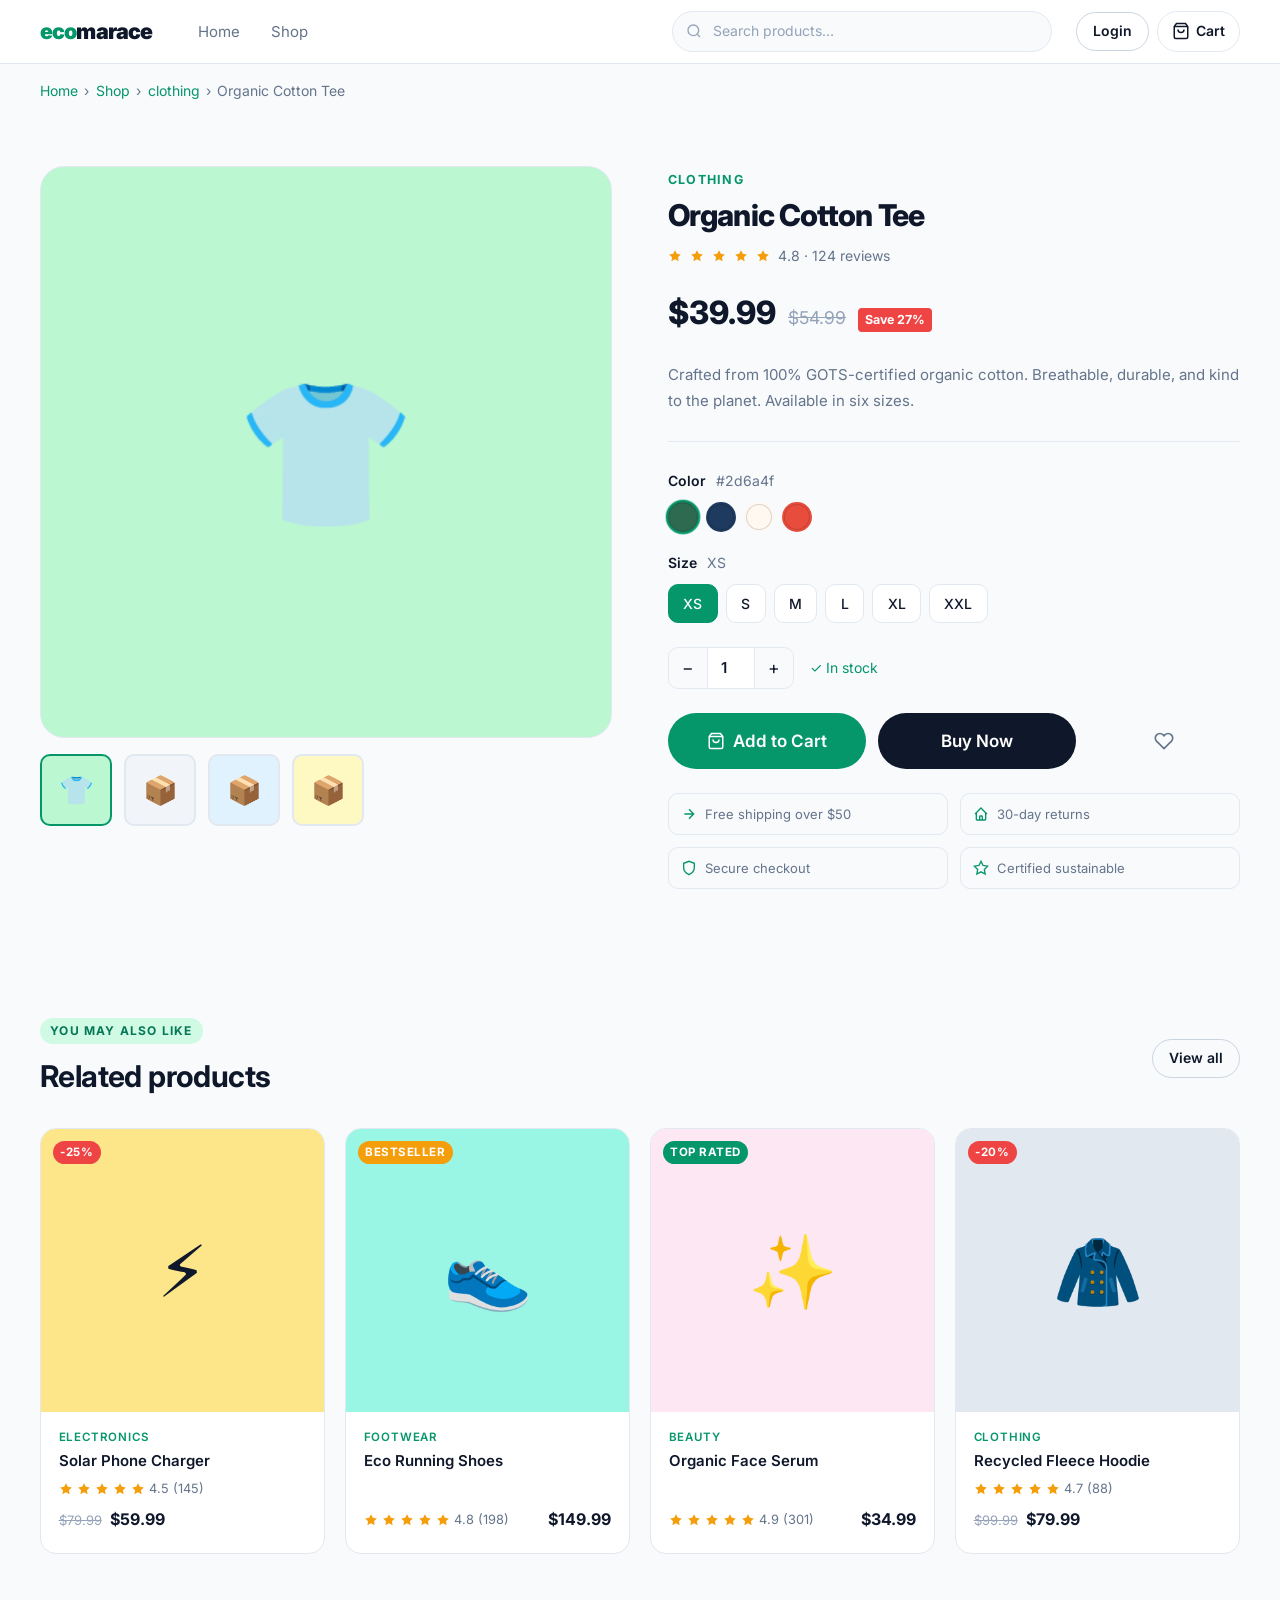
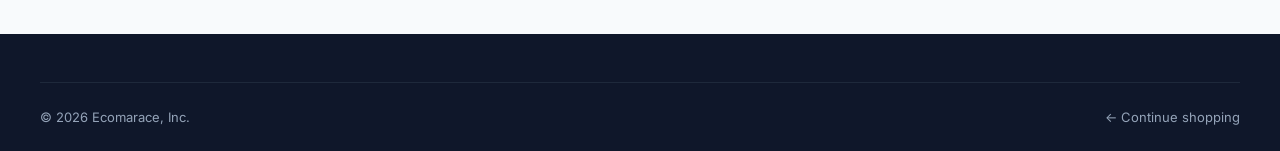
<file: ecomarace/product.html>
<!DOCTYPE html>
<html lang="en">
<head>
  <meta charset="UTF-8" />
  <meta name="viewport" content="width=device-width, initial-scale=1.0" />
  <title>Product — Ecomarace</title>
  <link rel="stylesheet" href="css/style.css" />
  <link href="https://fonts.googleapis.com/css2?family=Inter:wght@300;400;500;600;700;800;900&display=swap" rel="stylesheet" />
</head>
<body>

<header class="header">
  <div class="container header__inner">
    <a href="index.html" class="header__logo">eco<span>marace</span></a>
    <nav>
      <ul class="nav-links" id="nav-links">
        <li><a href="index.html">Home</a></li>
        <li><a href="shop.html">Shop</a></li>
      </ul>
    </nav>
    <div class="header__search">
      <svg width="16" height="16" fill="none" stroke="currentColor" stroke-width="2" viewBox="0 0 24 24"><circle cx="11" cy="11" r="8"/><line x1="21" y1="21" x2="16.65" y2="16.65"/></svg>
      <input type="text" placeholder="Search products…" autocomplete="off" />
    </div>
    <div class="header__actions">
      <div id="user-area"></div>
      <a href="cart.html" class="cart-btn">
        <svg width="18" height="18" fill="none" stroke="currentColor" stroke-width="2" viewBox="0 0 24 24"><path d="M6 2L3 6v14a2 2 0 002 2h14a2 2 0 002-2V6l-3-4z"/><line x1="3" y1="6" x2="21" y2="6"/><path d="M16 10a4 4 0 01-8 0"/></svg>
        Cart
        <span id="cart-badge"></span>
      </a>
      <button class="nav-toggle" id="nav-toggle">
        <svg width="22" height="22" fill="none" stroke="currentColor" stroke-width="2" viewBox="0 0 24 24"><line x1="3" y1="6" x2="21" y2="6"/><line x1="3" y1="12" x2="21" y2="12"/><line x1="3" y1="18" x2="21" y2="18"/></svg>
      </button>
    </div>
  </div>
</header>

<main>
  <div class="container" id="product-container" style="padding-top:1rem;">
    <!-- populated by JS -->
  </div>

  <div class="container" style="padding-bottom:5rem;">
    <div class="section-hd" style="margin-top:3rem;">
      <div>
        <div class="section-tag">You may also like</div>
        <h2>Related products</h2>
      </div>
      <a href="shop.html" class="btn btn--outline btn--sm">View all</a>
    </div>
    <div class="products-grid" id="related-grid"></div>
  </div>
</main>

<footer class="footer">
  <div class="container">
    <div class="footer__bottom" style="border-top:1px solid #1e293b;padding-top:1.5rem;">
      <span>&copy; 2026 Ecomarace, Inc.</span>
      <a href="shop.html" style="color:#94a3b8;">← Continue shopping</a>
    </div>
  </div>
</footer>

<div id="toasts"></div>
<script src="js/app.js"></script>
<script>
  initHeader();

  const id = Number(new URLSearchParams(location.search).get('id')) || 1;
  const p  = PRODUCTS.find(x => x.id === id);
  if (!p) { document.getElementById('product-container').innerHTML = '<p style="padding:3rem 0;color:var(--text2);">Product not found. <a href="shop.html" style="color:var(--green)">Browse all products →</a></p>'; }
  else {
    document.title = `${p.name} — Ecomarace`;

    let selectedColor = p.colors[0];
    let selectedSize  = p.sizes[0];
    let qty = 1;

    function render() {
      document.getElementById('product-container').innerHTML = `
        <div class="breadcrumb" style="margin-bottom:1.5rem;">
          <a href="index.html">Home</a> ›
          <a href="shop.html">Shop</a> ›
          <a href="shop.html?cat=${p.category}">${p.category}</a> ›
          <span>${p.name}</span>
        </div>

        <div class="product-detail">
          <!-- Gallery -->
          <div class="product-gallery">
            <div class="product-main-img" id="main-img" style="background:${p.bg}">
              <span id="main-icon">${p.icon}</span>
            </div>
            <div class="product-thumbs">
              ${[p.bg, '#f1f5f9', '#e0f2fe', '#fef9c3'].map((bg, i) => `
                <div class="product-thumb ${i===0?'active':''}" style="background:${bg}" data-idx="${i}" onclick="setThumb(this,'${bg}')">
                  ${i===0 ? p.icon : '📦'}
                </div>`).join('')}
            </div>
          </div>

          <!-- Info -->
          <div class="product-info">
            <div class="product-info__cat">${p.category}</div>
            <h1 class="product-info__title">${p.name}</h1>
            <div class="product-info__rating">
              ${stars(p.rating)}
              <span>${p.rating} · ${p.reviews} reviews</span>
            </div>
            <div class="product-info__price">
              <span class="current">${fmt(p.price)}</span>
              ${p.original ? `<span class="original">${fmt(p.original)}</span><span class="save">Save ${pct(p.price,p.original)}%</span>` : ''}
            </div>
            <p class="product-info__desc">${p.desc}</p>

            <!-- Colors -->
            ${p.colors.length > 1 ? `
            <div class="variant-label">Color <span id="color-label">${selectedColor}</span></div>
            <div class="color-swatches" id="color-swatches">
              ${p.colors.map(c => `<span class="color-swatch ${c===selectedColor?'active':''}" style="background:${c}" onclick="selectColor('${c}',this)" title="${c}"></span>`).join('')}
            </div>` : ''}

            <!-- Sizes -->
            <div class="variant-label">Size <span id="size-label">${selectedSize}</span></div>
            <div class="size-options" id="size-options">
              ${p.sizes.map(s => `<button class="size-btn ${s===selectedSize?'active':''}" onclick="selectSize('${s}',this)">${s}</button>`).join('')}
            </div>

            <!-- Qty -->
            <div class="qty-row">
              <div class="qty-control">
                <button onclick="changeQty(-1)">−</button>
                <input type="number" id="qty-input" min="1" max="99" value="1" onchange="qty=Math.max(1,Math.min(99,parseInt(this.value)||1));this.value=qty" />
                <button onclick="changeQty(1)">+</button>
              </div>
              <span style="font-size:.875rem;color:var(--green);">✓ In stock</span>
            </div>

            <!-- Actions -->
            <div class="product-actions">
              <button class="btn btn--primary btn--lg" onclick="addToCart()">
                <svg width="18" height="18" fill="none" stroke="currentColor" stroke-width="2" viewBox="0 0 24 24"><path d="M6 2L3 6v14a2 2 0 002 2h14a2 2 0 002-2V6l-3-4z"/><line x1="3" y1="6" x2="21" y2="6"/><path d="M16 10a4 4 0 01-8 0"/></svg>
                Add to Cart
              </button>
              <button class="btn btn--secondary btn--lg" onclick="buyNow()">Buy Now</button>
              <button class="btn btn--ghost btn--icon" title="Wishlist" onclick="showToast('Added to wishlist ❤️','info')">
                <svg width="20" height="20" fill="none" stroke="currentColor" stroke-width="2" viewBox="0 0 24 24"><path d="M20.84 4.61a5.5 5.5 0 00-7.78 0L12 5.67l-1.06-1.06a5.5 5.5 0 00-7.78 7.78l1.06 1.06L12 21.23l7.78-7.78 1.06-1.06a5.5 5.5 0 000-7.78z"/></svg>
              </button>
            </div>

            <!-- Perks -->
            <div class="product-perks">
              <div class="product-perk">
                <svg width="16" height="16" fill="none" stroke="currentColor" stroke-width="2" viewBox="0 0 24 24"><path d="M5 12h14M12 5l7 7-7 7"/></svg>
                Free shipping over $50
              </div>
              <div class="product-perk">
                <svg width="16" height="16" fill="none" stroke="currentColor" stroke-width="2" viewBox="0 0 24 24"><path d="M3 12l2-2m0 0l7-7 7 7M5 10v10a1 1 0 001 1h3m10-11l2 2m-2-2v10a1 1 0 01-1 1h-3m-6 0a1 1 0 001-1v-4a1 1 0 011-1h2a1 1 0 011 1v4a1 1 0 001 1m-6 0h6"/></svg>
                30-day returns
              </div>
              <div class="product-perk">
                <svg width="16" height="16" fill="none" stroke="currentColor" stroke-width="2" viewBox="0 0 24 24"><path d="M12 22s8-4 8-10V5l-8-3-8 3v7c0 6 8 10 8 10z"/></svg>
                Secure checkout
              </div>
              <div class="product-perk">
                <svg width="16" height="16" fill="none" stroke="currentColor" stroke-width="2" viewBox="0 0 24 24"><path d="M12 2l3.09 6.26L22 9.27l-5 4.87 1.18 6.88L12 17.77l-6.18 3.25L7 14.14 2 9.27l6.91-1.01L12 2z"/></svg>
                Certified sustainable
              </div>
            </div>
          </div>
        </div>`;
    }

    function setThumb(el, bg) {
      document.querySelectorAll('.product-thumb').forEach(t => t.classList.remove('active'));
      el.classList.add('active');
      document.getElementById('main-img').style.background = bg;
    }

    function selectColor(color, el) {
      selectedColor = color;
      document.querySelectorAll('.color-swatch').forEach(s => s.classList.remove('active'));
      el.classList.add('active');
      document.getElementById('color-label').textContent = color;
    }

    function selectSize(size, el) {
      selectedSize = size;
      document.querySelectorAll('.size-btn').forEach(s => s.classList.remove('active'));
      el.classList.add('active');
      document.getElementById('size-label').textContent = size;
    }

    function changeQty(d) {
      qty = Math.max(1, Math.min(99, qty + d));
      document.getElementById('qty-input').value = qty;
    }

    function addToCart() {
      Cart.add(p, qty, { color: selectedColor, size: selectedSize });
    }

    function buyNow() {
      Cart.add(p, qty, { color: selectedColor, size: selectedSize });
      window.location.href = 'cart.html';
    }

    render();

    // Related products
    const related = PRODUCTS.filter(x => x.id !== p.id && (x.category === p.category || Math.random() > .5)).slice(0, 4);
    document.getElementById('related-grid').innerHTML = related.map(productCard).join('');
  }
</script>
</body>
</html>
</file>
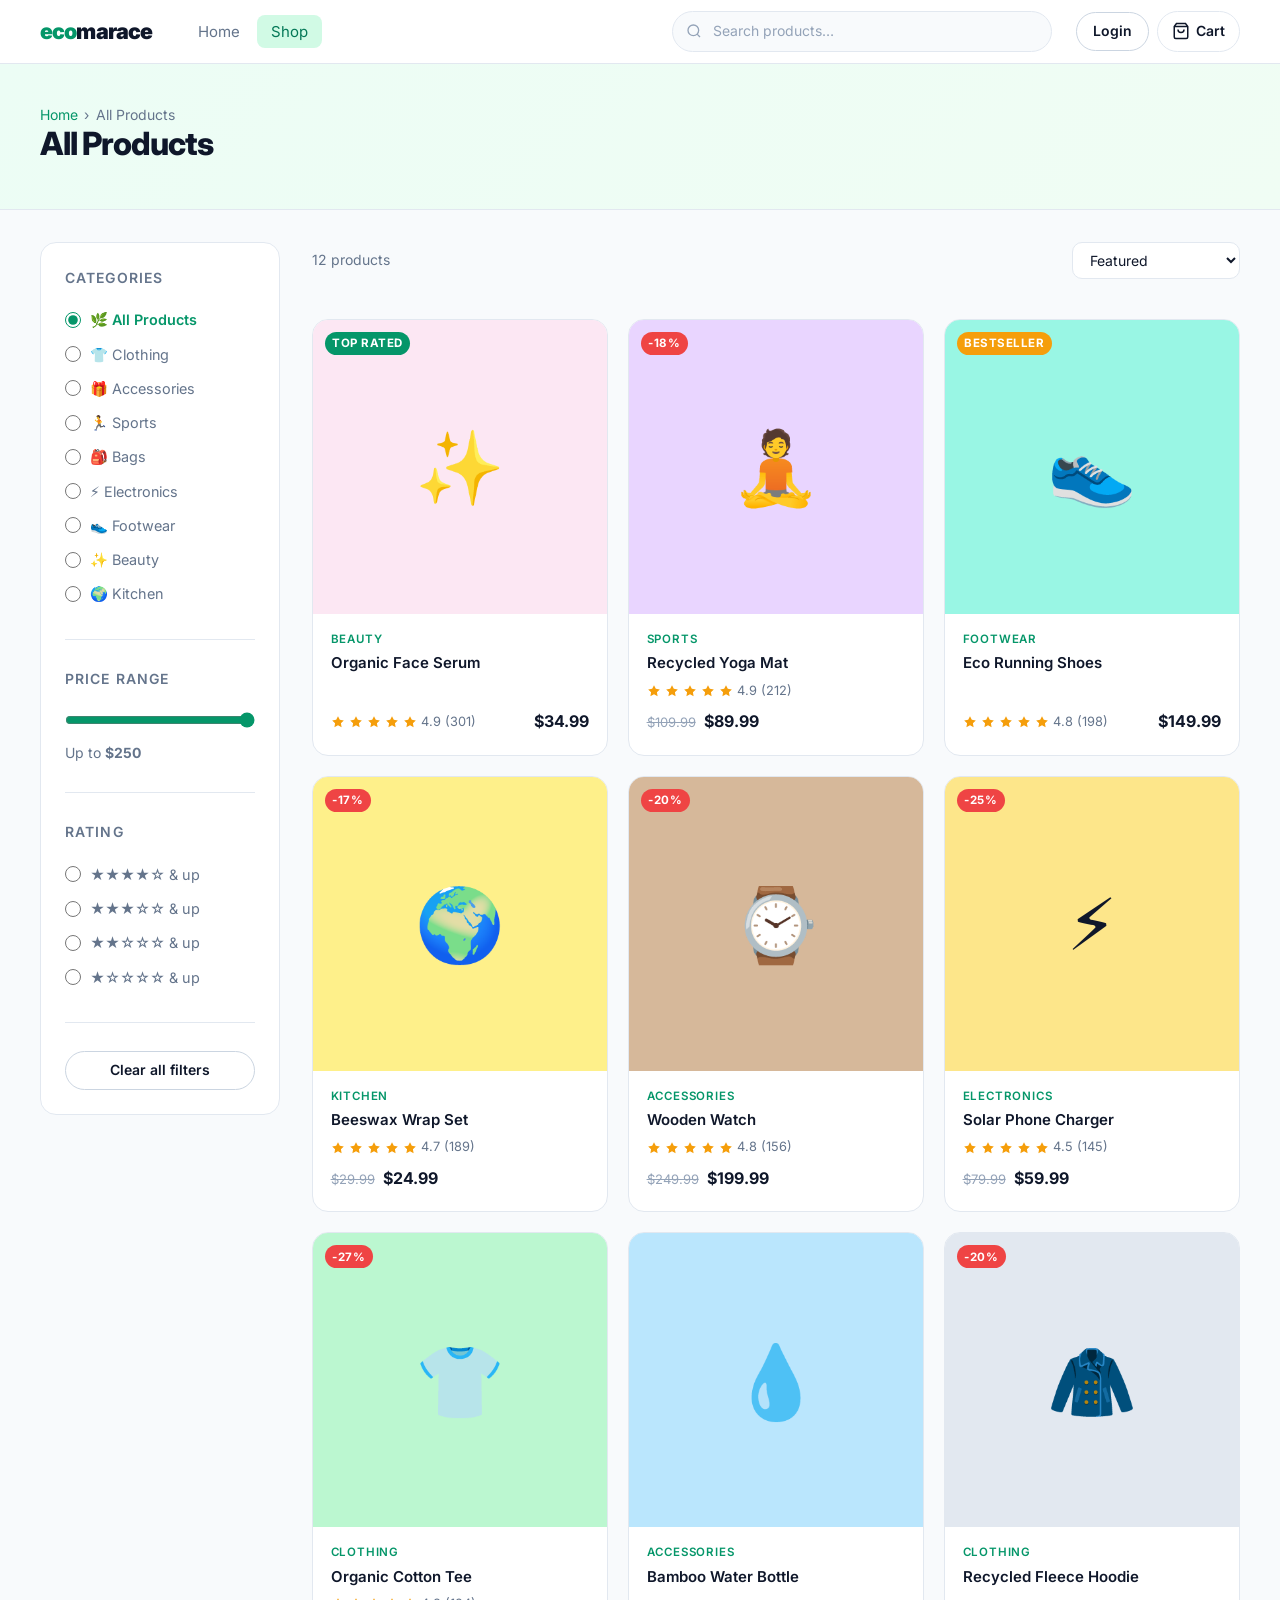
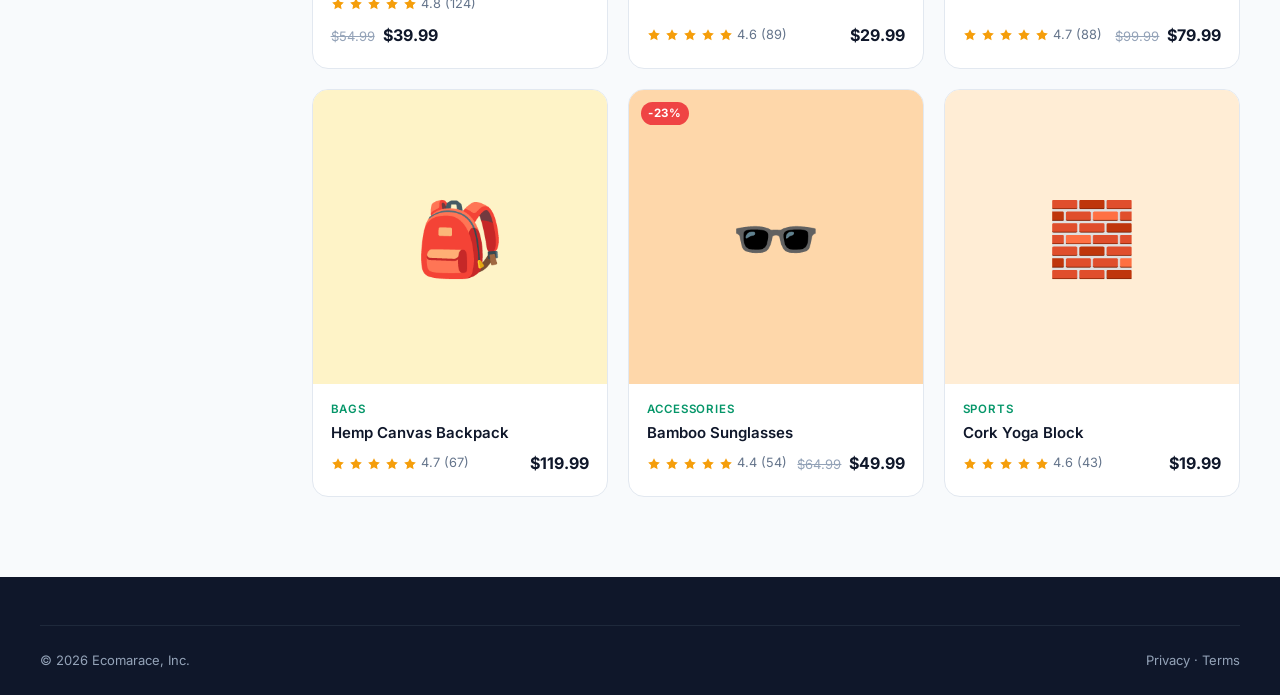
<file: ecomarace/shop.html>
<!DOCTYPE html>
<html lang="en">
<head>
  <meta charset="UTF-8" />
  <meta name="viewport" content="width=device-width, initial-scale=1.0" />
  <title>Shop — Ecomarace</title>
  <link rel="stylesheet" href="css/style.css" />
  <link href="https://fonts.googleapis.com/css2?family=Inter:wght@300;400;500;600;700;800;900&display=swap" rel="stylesheet" />
</head>
<body>

<header class="header">
  <div class="container header__inner">
    <a href="index.html" class="header__logo">eco<span>marace</span></a>
    <nav>
      <ul class="nav-links" id="nav-links">
        <li><a href="index.html">Home</a></li>
        <li><a href="shop.html" class="active">Shop</a></li>
      </ul>
    </nav>
    <div class="header__search">
      <svg width="16" height="16" fill="none" stroke="currentColor" stroke-width="2" viewBox="0 0 24 24"><circle cx="11" cy="11" r="8"/><line x1="21" y1="21" x2="16.65" y2="16.65"/></svg>
      <input type="text" placeholder="Search products…" id="search-input" autocomplete="off" />
    </div>
    <div class="header__actions">
      <div id="user-area"></div>
      <a href="cart.html" class="cart-btn">
        <svg width="18" height="18" fill="none" stroke="currentColor" stroke-width="2" viewBox="0 0 24 24"><path d="M6 2L3 6v14a2 2 0 002 2h14a2 2 0 002-2V6l-3-4z"/><line x1="3" y1="6" x2="21" y2="6"/><path d="M16 10a4 4 0 01-8 0"/></svg>
        Cart
        <span id="cart-badge"></span>
      </a>
      <button class="nav-toggle" id="nav-toggle">
        <svg width="22" height="22" fill="none" stroke="currentColor" stroke-width="2" viewBox="0 0 24 24"><line x1="3" y1="6" x2="21" y2="6"/><line x1="3" y1="12" x2="21" y2="12"/><line x1="3" y1="18" x2="21" y2="18"/></svg>
      </button>
    </div>
  </div>
</header>

<div class="page-banner">
  <div class="container">
    <div class="breadcrumb"><a href="index.html">Home</a> › <span id="page-title-bc">All Products</span></div>
    <h1 id="page-title-h">All Products</h1>
  </div>
</div>

<main>
  <div class="container shop-layout">
    <!-- Sidebar -->
    <aside class="shop-sidebar">
      <div class="sidebar-section">
        <h4>Categories</h4>
        <div id="cat-filters"></div>
      </div>
      <div class="sidebar-section">
        <h4>Price Range</h4>
        <div class="price-range">
          <input type="range" min="0" max="250" value="250" id="price-range" />
          <div class="price-display">Up to <strong id="price-label">$250</strong></div>
        </div>
      </div>
      <div class="sidebar-section">
        <h4>Rating</h4>
        <div id="rating-filters"></div>
      </div>
      <button class="btn btn--outline btn--full btn--sm" onclick="clearFilters()">Clear all filters</button>
    </aside>

    <!-- Main -->
    <div class="shop-main">
      <div class="shop-toolbar">
        <span class="shop-count" id="product-count">12 products</span>
        <select class="shop-sort" id="sort-select">
          <option value="featured">Featured</option>
          <option value="price-asc">Price: Low to High</option>
          <option value="price-desc">Price: High to Low</option>
          <option value="rating">Top Rated</option>
          <option value="reviews">Most Reviewed</option>
          <option value="newest">Newest</option>
        </select>
      </div>
      <div id="active-filters" class="active-filters"></div>
      <div class="products-grid" id="products-grid"></div>
      <div id="no-results" class="hidden" style="text-align:center;padding:4rem 0;">
        <div style="font-size:3rem;margin-bottom:1rem;">🔍</div>
        <h3>No products found</h3>
        <p>Try adjusting your filters or search query.</p>
        <button class="btn btn--outline" style="margin-top:1rem;" onclick="clearFilters()">Clear filters</button>
      </div>
    </div>
  </div>
</main>

<footer class="footer">
  <div class="container">
    <div class="footer__bottom" style="border-top:1px solid #1e293b;padding-top:1.5rem;">
      <span>&copy; 2026 Ecomarace, Inc.</span>
      <span>Privacy · Terms</span>
    </div>
  </div>
</footer>

<div id="toasts"></div>
<script src="js/app.js"></script>
<script>
  initHeader();

  const params = new URLSearchParams(location.search);
  let activeCategory = params.get('cat') || 'all';
  let activePriceMax = 250;
  let activeRating   = 0;
  let activeSearch   = params.get('q') || '';
  let activeSort     = 'featured';

  // Apply URL search to input
  if (activeSearch) document.getElementById('search-input').value = activeSearch;

  // Build category filters
  document.getElementById('cat-filters').innerHTML = CATEGORIES.map(c => `
    <label class="filter-option ${c.id === activeCategory ? 'active' : ''}">
      <input type="radio" name="cat" value="${c.id}" ${c.id === activeCategory ? 'checked' : ''} />
      ${c.icon} ${c.label}
    </label>`).join('');

  // Rating filters
  document.getElementById('rating-filters').innerHTML = [4,3,2,1].map(r => `
    <label class="filter-option">
      <input type="radio" name="rating" value="${r}" ${activeRating === r ? 'checked' : ''}/>
      ${'★'.repeat(r)}${'☆'.repeat(5-r)} &amp; up
    </label>`).join('');

  // Event listeners
  document.querySelectorAll('input[name="cat"]').forEach(el => {
    el.addEventListener('change', () => { activeCategory = el.value; render(); updateCatActive(); });
  });
  document.querySelectorAll('input[name="rating"]').forEach(el => {
    el.addEventListener('change', () => { activeRating = Number(el.value); render(); });
  });
  const priceRange = document.getElementById('price-range');
  priceRange.addEventListener('input', () => {
    activePriceMax = Number(priceRange.value);
    document.getElementById('price-label').textContent = fmt(activePriceMax);
    render();
  });
  document.getElementById('sort-select').addEventListener('change', e => { activeSort = e.target.value; render(); });
  document.getElementById('search-input').addEventListener('input', e => { activeSearch = e.target.value.toLowerCase(); render(); });

  function updateCatActive() {
    document.querySelectorAll('.filter-option').forEach(l => {
      const inp = l.querySelector('input[name="cat"]');
      if (inp) l.classList.toggle('active', inp.value === activeCategory);
    });
  }

  function getFiltered() {
    return PRODUCTS.filter(p => {
      if (activeCategory !== 'all' && p.category !== activeCategory) return false;
      if (p.price > activePriceMax) return false;
      if (activeRating > 0 && p.rating < activeRating) return false;
      if (activeSearch && !p.name.toLowerCase().includes(activeSearch) && !p.category.includes(activeSearch)) return false;
      return true;
    });
  }

  function getSorted(arr) {
    const s = [...arr];
    if (activeSort === 'price-asc')  return s.sort((a,b) => a.price - b.price);
    if (activeSort === 'price-desc') return s.sort((a,b) => b.price - a.price);
    if (activeSort === 'rating')     return s.sort((a,b) => b.rating - a.rating);
    if (activeSort === 'reviews')    return s.sort((a,b) => b.reviews - a.reviews);
    if (activeSort === 'newest')     return s.sort((a,b) => b.id - a.id);
    return s.sort((a,b) => b.reviews - a.reviews); // featured
  }

  function render() {
    const results = getSorted(getFiltered());
    const grid = document.getElementById('products-grid');
    const noRes = document.getElementById('no-results');
    document.getElementById('product-count').textContent = `${results.length} product${results.length !== 1 ? 's' : ''}`;
    if (results.length === 0) { grid.innerHTML = ''; noRes.classList.remove('hidden'); }
    else { noRes.classList.add('hidden'); grid.innerHTML = results.map(productCard).join(''); }

    // Active filter chips
    const chips = [];
    if (activeCategory !== 'all') chips.push(`<span class="filter-chip" onclick="clearCat()">${activeCategory} ×</span>`);
    if (activePriceMax < 250) chips.push(`<span class="filter-chip" onclick="clearPrice()">Under ${fmt(activePriceMax)} ×</span>`);
    if (activeRating > 0) chips.push(`<span class="filter-chip" onclick="clearRating()">${'★'.repeat(activeRating)} &amp; up ×</span>`);
    if (activeSearch) chips.push(`<span class="filter-chip" onclick="clearSearch()">"${activeSearch}" ×</span>`);
    document.getElementById('active-filters').innerHTML = chips.join('');

    // Page title
    const cat = CATEGORIES.find(c => c.id === activeCategory);
    const title = activeSearch ? `Results for "${activeSearch}"` : (cat && cat.id !== 'all' ? cat.label : 'All Products');
    document.getElementById('page-title-h').textContent  = title;
    document.getElementById('page-title-bc').textContent = title;
  }

  function clearCat()    { activeCategory = 'all'; document.querySelector('input[name="cat"][value="all"]').checked = true; updateCatActive(); render(); }
  function clearPrice()  { activePriceMax = 250; priceRange.value = 250; document.getElementById('price-label').textContent = '$250'; render(); }
  function clearRating() { activeRating = 0; document.querySelectorAll('input[name="rating"]').forEach(i => i.checked = false); render(); }
  function clearSearch() { activeSearch = ''; document.getElementById('search-input').value = ''; render(); }
  function clearFilters(){ clearCat(); clearPrice(); clearRating(); clearSearch(); }

  render();
</script>
</body>
</html>
</file>
<file: styles.css>
/* ─── Reset & Base ─────────────────────────────────── */
*, *::before, *::after { box-sizing: border-box; margin: 0; padding: 0; }

:root {
  --bg:        #0a0a0f;
  --surface:   #111118;
  --surface2:  #18181f;
  --border:    rgba(255,255,255,.08);
  --border2:   rgba(255,255,255,.12);
  --text:      #f0f0f5;
  --text2:     #a0a0b8;
  --text3:     #6060788;
  --accent:    #7c6aff;
  --accent2:   #a78bfa;
  --green:     #22d3a0;
  --red:       #ff5f5f;
  --yellow:    #fbbf24;
  --radius:    12px;
  --radius-lg: 20px;
  --radius-xl: 28px;
  --shadow:    0 4px 24px rgba(0,0,0,.5);
  --shadow-lg: 0 8px 48px rgba(0,0,0,.6);
  --transition: 0.2s ease;
  --font: 'Inter', system-ui, sans-serif;
}

html { scroll-behavior: smooth; }

body {
  font-family: var(--font);
  background: var(--bg);
  color: var(--text);
  line-height: 1.6;
  overflow-x: hidden;
  -webkit-font-smoothing: antialiased;
}

a { color: inherit; text-decoration: none; }
img, svg { display: block; }

.container {
  width: min(1200px, 100% - 3rem);
  margin-inline: auto;
}

/* ─── Typography ───────────────────────────────────── */
.gradient-text {
  background: linear-gradient(135deg, var(--accent2) 0%, #60a5fa 100%);
  -webkit-background-clip: text;
  -webkit-text-fill-color: transparent;
  background-clip: text;
}

.section-tag {
  display: inline-block;
  font-size: .75rem;
  font-weight: 600;
  letter-spacing: .12em;
  text-transform: uppercase;
  color: var(--accent2);
  border: 1px solid rgba(124,106,255,.35);
  background: rgba(124,106,255,.1);
  border-radius: 999px;
  padding: .3em .9em;
  margin-bottom: 1rem;
}

.section-title {
  font-size: clamp(1.75rem, 4vw, 2.75rem);
  font-weight: 800;
  line-height: 1.15;
  letter-spacing: -.02em;
  margin-bottom: 1rem;
}

.section-sub {
  font-size: 1.0625rem;
  color: var(--text2);
  max-width: 560px;
}

.section-header {
  text-align: center;
  margin-bottom: 4rem;
}

.section-header .section-sub { margin-inline: auto; }

/* ─── Buttons ──────────────────────────────────────── */
.btn {
  display: inline-flex;
  align-items: center;
  gap: .45rem;
  padding: .65rem 1.4rem;
  border-radius: 999px;
  font-size: .9375rem;
  font-weight: 600;
  cursor: pointer;
  transition: all var(--transition);
  border: none;
  white-space: nowrap;
}

.btn-lg { padding: .85rem 2rem; font-size: 1rem; }
.btn-full { width: 100%; justify-content: center; }

.btn-primary {
  background: linear-gradient(135deg, var(--accent), #5b9cf6);
  color: #fff;
  box-shadow: 0 4px 20px rgba(124,106,255,.35);
}
.btn-primary:hover {
  transform: translateY(-2px);
  box-shadow: 0 6px 30px rgba(124,106,255,.5);
}

.btn-ghost {
  background: transparent;
  color: var(--text2);
  border: 1px solid var(--border2);
}
.btn-ghost:hover {
  background: var(--surface2);
  color: var(--text);
  transform: translateY(-1px);
}

.btn-ghost-white {
  background: transparent;
  color: rgba(255,255,255,.8);
  border: 1px solid rgba(255,255,255,.3);
}
.btn-ghost-white:hover { background: rgba(255,255,255,.1); }

.btn-outline {
  background: transparent;
  color: var(--text2);
  border: 1px solid var(--border2);
}
.btn-outline:hover { background: var(--surface2); color: var(--text); }

.btn-white {
  background: #fff;
  color: #111;
  font-weight: 700;
}
.btn-white:hover { background: #f0f0f0; transform: translateY(-2px); }

/* ─── Nav ──────────────────────────────────────────── */
.nav {
  position: fixed;
  top: 0; left: 0; right: 0;
  z-index: 100;
  transition: background var(--transition), backdrop-filter var(--transition), border-color var(--transition);
}

.nav.scrolled {
  background: rgba(10,10,15,.85);
  backdrop-filter: blur(20px);
  border-bottom: 1px solid var(--border);
}

.nav-inner {
  display: flex;
  align-items: center;
  gap: 2rem;
  padding: 1.1rem 1.5rem;
  width: min(1200px, 100%);
  margin-inline: auto;
}

.logo {
  font-size: 1.25rem;
  font-weight: 800;
  letter-spacing: -.03em;
  background: linear-gradient(135deg, var(--accent2), #60a5fa);
  -webkit-background-clip: text;
  -webkit-text-fill-color: transparent;
  background-clip: text;
  flex-shrink: 0;
}

.nav-links {
  display: flex;
  list-style: none;
  gap: 0;
  margin-left: .5rem;
}
.nav-links a {
  display: block;
  padding: .45rem .9rem;
  font-size: .9375rem;
  color: var(--text2);
  border-radius: 8px;
  transition: color var(--transition), background var(--transition);
}
.nav-links a:hover { color: var(--text); background: var(--surface2); }

.nav-cta { margin-left: auto; }

.hamburger {
  display: none;
  flex-direction: column;
  gap: 5px;
  background: none;
  border: none;
  cursor: pointer;
  padding: .4rem;
  margin-left: auto;
}
.hamburger span {
  display: block;
  width: 24px; height: 2px;
  background: var(--text2);
  border-radius: 2px;
  transition: all var(--transition);
}
.hamburger.open span:nth-child(1) { transform: translateY(7px) rotate(45deg); }
.hamburger.open span:nth-child(2) { opacity: 0; }
.hamburger.open span:nth-child(3) { transform: translateY(-7px) rotate(-45deg); }

.mobile-menu {
  display: none;
  flex-direction: column;
  gap: .25rem;
  padding: 1rem 1.5rem 1.5rem;
  border-top: 1px solid var(--border);
  background: rgba(10,10,15,.95);
  backdrop-filter: blur(20px);
}
.mobile-menu a {
  padding: .7rem 1rem;
  border-radius: var(--radius);
  font-size: .9375rem;
  color: var(--text2);
  transition: background var(--transition), color var(--transition);
}
.mobile-menu a:hover { background: var(--surface2); color: var(--text); }
.mobile-menu .btn { margin-top: .5rem; text-align: center; }
.mobile-menu.open { display: flex; }

/* ─── Hero ─────────────────────────────────────────── */
.hero {
  position: relative;
  min-height: 100vh;
  display: flex;
  align-items: center;
  padding: 8rem 0 6rem;
  overflow: hidden;
  text-align: center;
}

.hero-bg {
  position: absolute;
  inset: 0;
  pointer-events: none;
}

.hero-orb {
  position: absolute;
  border-radius: 50%;
  filter: blur(80px);
  opacity: .4;
}
.orb-1 {
  width: 600px; height: 600px;
  top: -200px; left: -100px;
  background: radial-gradient(circle, #7c6aff55, transparent 70%);
}
.orb-2 {
  width: 500px; height: 500px;
  top: -100px; right: -150px;
  background: radial-gradient(circle, #3b82f655, transparent 70%);
}
.orb-3 {
  width: 400px; height: 400px;
  bottom: 0; left: 50%;
  transform: translateX(-50%);
  background: radial-gradient(circle, #a78bfa33, transparent 70%);
}

.hero .container { position: relative; z-index: 1; }

.badge {
  display: inline-block;
  font-size: .8125rem;
  font-weight: 600;
  letter-spacing: .06em;
  color: var(--accent2);
  border: 1px solid rgba(167,139,250,.3);
  background: rgba(167,139,250,.08);
  border-radius: 999px;
  padding: .35em 1em;
  margin-bottom: 1.5rem;
}

.hero-title {
  font-size: clamp(2.8rem, 8vw, 5.5rem);
  font-weight: 900;
  line-height: 1.05;
  letter-spacing: -.04em;
  margin-bottom: 1.5rem;
}

.hero-sub {
  font-size: clamp(1rem, 2.5vw, 1.25rem);
  color: var(--text2);
  max-width: 580px;
  margin-inline: auto;
  margin-bottom: 2.5rem;
}

.hero-actions {
  display: flex;
  gap: 1rem;
  justify-content: center;
  flex-wrap: wrap;
  margin-bottom: 4rem;
}

.hero-stats {
  display: flex;
  align-items: center;
  justify-content: center;
  gap: 2rem;
}
.stat { display: flex; flex-direction: column; gap: .15rem; }
.stat-num {
  font-size: 1.75rem;
  font-weight: 800;
  letter-spacing: -.03em;
  background: linear-gradient(135deg, #fff 0%, var(--text2) 100%);
  -webkit-background-clip: text;
  -webkit-text-fill-color: transparent;
  background-clip: text;
}
.stat-label { font-size: .8125rem; color: var(--text2); }
.stat-divider {
  width: 1px;
  height: 40px;
  background: var(--border2);
}

/* ─── Logos ─────────────────────────────────────────── */
.logos {
  padding: 3rem 0;
  border-top: 1px solid var(--border);
  border-bottom: 1px solid var(--border);
}
.logos-label {
  text-align: center;
  font-size: .8125rem;
  color: var(--text2);
  letter-spacing: .08em;
  text-transform: uppercase;
  margin-bottom: 1.5rem;
}
.logos-row {
  display: flex;
  align-items: center;
  justify-content: center;
  flex-wrap: wrap;
  gap: 1rem 2.5rem;
}
.logo-item {
  font-size: 1rem;
  font-weight: 700;
  letter-spacing: -.01em;
  color: rgba(255,255,255,.25);
  transition: color var(--transition);
}
.logo-item:hover { color: rgba(255,255,255,.55); }

/* ─── Features ──────────────────────────────────────── */
.features { padding: 8rem 0; }

.features-grid {
  display: grid;
  grid-template-columns: repeat(3, 1fr);
  gap: 1.25rem;
}

.feature-card--large {
  grid-column: 1 / 3;
}

.feature-card {
  background: var(--surface);
  border: 1px solid var(--border);
  border-radius: var(--radius-lg);
  padding: 2rem;
  transition: border-color var(--transition), transform var(--transition), box-shadow var(--transition);
  position: relative;
  overflow: hidden;
}
.feature-card::before {
  content: '';
  position: absolute;
  inset: 0;
  background: radial-gradient(ellipse at top left, rgba(124,106,255,.06), transparent 60%);
  pointer-events: none;
}
.feature-card:hover {
  border-color: var(--border2);
  transform: translateY(-4px);
  box-shadow: var(--shadow-lg);
}

.feature-icon {
  width: 52px; height: 52px;
  background: rgba(124,106,255,.1);
  border: 1px solid rgba(124,106,255,.2);
  border-radius: 14px;
  display: flex;
  align-items: center;
  justify-content: center;
  color: var(--accent2);
  margin-bottom: 1.25rem;
}

.feature-card h3 {
  font-size: 1.125rem;
  font-weight: 700;
  margin-bottom: .5rem;
}
.feature-card p { font-size: .9375rem; color: var(--text2); line-height: 1.6; }

.feature-visual { margin-top: 1.75rem; }

.speed-visual { display: flex; flex-direction: column; gap: .6rem; }
.speed-bar {
  display: grid;
  grid-template-columns: 60px 1fr 50px;
  align-items: center;
  gap: .75rem;
  font-size: .8125rem;
  color: var(--text2);
}
.bar {
  height: 8px;
  background: rgba(255,255,255,.06);
  border-radius: 999px;
  overflow: hidden;
}
.fill {
  height: 100%;
  width: var(--w);
  background: linear-gradient(90deg, var(--accent), var(--accent2));
  border-radius: 999px;
  transform-origin: left;
  animation: barGrow 1s cubic-bezier(.4,0,.2,1) var(--delay) both;
}
@keyframes barGrow {
  from { transform: scaleX(0); }
  to   { transform: scaleX(1); }
}
.speed-bar:last-child .fill { background: linear-gradient(90deg, var(--green), #34d399); }

/* ─── About ──────────────────────────────────────────── */
.about { padding: 8rem 0; background: var(--surface); }

.about-inner {
  display: grid;
  grid-template-columns: 1fr 1fr;
  gap: 5rem;
  align-items: center;
}

.about-content p {
  color: var(--text2);
  margin-bottom: 1rem;
  font-size: .9375rem;
}

.about-bullets {
  display: flex;
  flex-direction: column;
  gap: .75rem;
  margin: 1.75rem 0 2rem;
}
.bullet {
  display: flex;
  align-items: center;
  gap: .6rem;
  font-size: .9375rem;
  color: var(--text2);
}
.bullet svg { color: var(--green); flex-shrink: 0; }

/* ─── Terminal ───────────────────────────────────────── */
.terminal {
  background: #0d0d14;
  border: 1px solid var(--border2);
  border-radius: var(--radius-lg);
  overflow: hidden;
  box-shadow: var(--shadow-lg), 0 0 60px rgba(124,106,255,.1);
}

.terminal-header {
  display: flex;
  align-items: center;
  gap: .5rem;
  padding: .75rem 1rem;
  background: rgba(255,255,255,.04);
  border-bottom: 1px solid var(--border);
}
.dot {
  width: 12px; height: 12px;
  border-radius: 50%;
}
.dot.red    { background: #ff5f57; }
.dot.yellow { background: #ffbd2e; }
.dot.green  { background: #28ca41; }
.terminal-title {
  font-size: .8125rem;
  color: var(--text2);
  margin-left: .5rem;
}

.terminal-body {
  padding: 1.5rem;
  font-family: 'Courier New', monospace;
  font-size: .875rem;
  line-height: 1.9;
}

.t-line {
  opacity: 0;
  animation: fadeIn .3s ease var(--d, 0s) forwards;
}
.t-prompt { color: var(--accent2); margin-right: .5rem; }
.t-info { color: var(--green); }
.t-success { color: var(--accent2); font-weight: 600; }
.t-muted { color: var(--text2); }

.t-cursor {
  display: inline-block;
  width: 8px; height: 16px;
  background: var(--accent2);
  vertical-align: middle;
  border-radius: 2px;
  animation: blink 1s step-end infinite var(--d);
  opacity: 0;
}
@keyframes blink { 0%,100%{opacity:1} 50%{opacity:0} }
@keyframes fadeIn { to{opacity:1} }

/* ─── Testimonials ────────────────────────────────────── */
.testimonials { padding: 8rem 0; }

.testimonials-grid {
  display: grid;
  grid-template-columns: repeat(3, 1fr);
  gap: 1.25rem;
}

.testimonial-card {
  background: var(--surface);
  border: 1px solid var(--border);
  border-radius: var(--radius-lg);
  padding: 2rem;
  display: flex;
  flex-direction: column;
  gap: 1rem;
  transition: transform var(--transition), border-color var(--transition);
}
.testimonial-card:hover { transform: translateY(-4px); border-color: var(--border2); }

.testimonial-card--featured {
  background: linear-gradient(135deg, rgba(124,106,255,.12), rgba(91,156,246,.08));
  border-color: rgba(124,106,255,.3);
}

.stars { font-size: 1rem; color: var(--yellow); letter-spacing: .05em; }
.testimonial-card p { font-size: .9375rem; color: var(--text2); line-height: 1.7; flex: 1; }

.testimonial-author {
  display: flex;
  align-items: center;
  gap: .75rem;
  margin-top: auto;
}
.avatar {
  width: 40px; height: 40px;
  background: linear-gradient(135deg, var(--accent), #5b9cf6);
  border-radius: 50%;
  display: flex;
  align-items: center;
  justify-content: center;
  font-size: .75rem;
  font-weight: 700;
  color: #fff;
  flex-shrink: 0;
}
.testimonial-author strong { display: block; font-size: .9375rem; }
.testimonial-author span  { display: block; font-size: .8125rem; color: var(--text2); }

/* ─── Pricing ─────────────────────────────────────────── */
.pricing { padding: 8rem 0; background: var(--surface); }

.pricing-grid {
  display: grid;
  grid-template-columns: repeat(3, 1fr);
  gap: 1.25rem;
  align-items: start;
}

.pricing-card {
  background: var(--surface2);
  border: 1px solid var(--border);
  border-radius: var(--radius-xl);
  padding: 2.25rem;
  position: relative;
  transition: transform var(--transition), border-color var(--transition);
}
.pricing-card:hover { transform: translateY(-4px); border-color: var(--border2); }

.pricing-card--featured {
  background: linear-gradient(160deg, rgba(124,106,255,.15), rgba(91,156,246,.08));
  border-color: rgba(124,106,255,.4);
  box-shadow: 0 0 40px rgba(124,106,255,.12);
}

.plan-badge {
  position: absolute;
  top: -14px;
  left: 50%;
  transform: translateX(-50%);
  background: linear-gradient(135deg, var(--accent), #5b9cf6);
  color: #fff;
  font-size: .75rem;
  font-weight: 700;
  letter-spacing: .04em;
  padding: .3em .9em;
  border-radius: 999px;
  white-space: nowrap;
}

.plan-name { font-size: .9375rem; font-weight: 600; color: var(--text2); margin-bottom: .75rem; }

.plan-price {
  font-size: 3rem;
  font-weight: 800;
  letter-spacing: -.04em;
  margin-bottom: .75rem;
  line-height: 1;
}
.currency { font-size: 1.5rem; vertical-align: super; font-weight: 700; }
.period { font-size: 1rem; font-weight: 400; color: var(--text2); }

.plan-desc { font-size: .875rem; color: var(--text2); margin-bottom: 1.5rem; }

.plan-features {
  list-style: none;
  display: flex;
  flex-direction: column;
  gap: .65rem;
  margin-bottom: 2rem;
}
.plan-features li {
  font-size: .9rem;
  color: var(--text2);
  padding-left: 1.5rem;
  position: relative;
}
.plan-features li::before {
  content: '✓';
  position: absolute;
  left: 0;
  color: var(--green);
  font-weight: 700;
}

/* ─── CTA Banner ──────────────────────────────────────── */
.cta { padding: 8rem 0; }
.cta-inner {
  position: relative;
  background: linear-gradient(135deg, rgba(124,106,255,.2), rgba(91,156,246,.15));
  border: 1px solid rgba(124,106,255,.3);
  border-radius: var(--radius-xl);
  padding: 5rem 2rem;
  text-align: center;
  overflow: hidden;
}
.cta-orb {
  position: absolute;
  width: 500px; height: 500px;
  border-radius: 50%;
  background: radial-gradient(circle, rgba(124,106,255,.2), transparent 70%);
  top: 50%; left: 50%;
  transform: translate(-50%, -50%);
  pointer-events: none;
}
.cta-inner h2 {
  position: relative;
  font-size: clamp(2rem, 5vw, 3.5rem);
  font-weight: 900;
  letter-spacing: -.04em;
  margin-bottom: 1rem;
}
.cta-inner p {
  position: relative;
  color: var(--text2);
  font-size: 1.0625rem;
  margin-bottom: 2.5rem;
}
.cta-actions {
  position: relative;
  display: flex;
  gap: 1rem;
  justify-content: center;
  flex-wrap: wrap;
}

/* ─── Contact ─────────────────────────────────────────── */
.contact { padding: 8rem 0; }

.contact-inner {
  display: grid;
  grid-template-columns: 1fr 1.4fr;
  gap: 5rem;
  align-items: start;
}

.contact-info p { color: var(--text2); margin: .75rem 0 1.5rem; font-size: .9375rem; }

.contact-details { display: flex; flex-direction: column; gap: .75rem; }
.contact-item {
  display: flex;
  align-items: center;
  gap: .65rem;
  font-size: .9375rem;
  color: var(--text2);
}
.contact-item svg { color: var(--accent2); flex-shrink: 0; }

/* Form */
.contact-form {
  background: var(--surface);
  border: 1px solid var(--border);
  border-radius: var(--radius-xl);
  padding: 2.5rem;
}

.form-row {
  display: grid;
  grid-template-columns: 1fr 1fr;
  gap: 1rem;
}

.form-group {
  display: flex;
  flex-direction: column;
  gap: .4rem;
  margin-bottom: 1rem;
}

.form-group label {
  font-size: .8125rem;
  font-weight: 600;
  color: var(--text2);
  letter-spacing: .02em;
}

.form-group input,
.form-group select,
.form-group textarea {
  background: var(--surface2);
  border: 1px solid var(--border);
  border-radius: var(--radius);
  padding: .75rem 1rem;
  font-size: .9375rem;
  font-family: var(--font);
  color: var(--text);
  outline: none;
  transition: border-color var(--transition), box-shadow var(--transition);
  width: 100%;
  resize: vertical;
}
.form-group input::placeholder,
.form-group textarea::placeholder { color: rgba(160,160,184,.4); }
.form-group select { appearance: none; cursor: pointer; }
.form-group input:focus,
.form-group select:focus,
.form-group textarea:focus {
  border-color: rgba(124,106,255,.5);
  box-shadow: 0 0 0 3px rgba(124,106,255,.1);
}

.form-success {
  display: none;
  align-items: center;
  gap: .5rem;
  color: var(--green);
  font-size: .9375rem;
  font-weight: 600;
  margin-top: 1rem;
  text-align: center;
  justify-content: center;
}
.form-success.visible { display: flex; }

/* ─── Footer ──────────────────────────────────────────── */
.footer {
  background: var(--surface);
  border-top: 1px solid var(--border);
  padding: 4rem 0 2rem;
}

.footer-top {
  display: flex;
  gap: 4rem;
  padding-bottom: 3rem;
  border-bottom: 1px solid var(--border);
}

.footer-brand {
  flex: 0 0 240px;
}
.footer-brand p { font-size: .875rem; color: var(--text2); margin-top: .5rem; }

.footer-links {
  display: flex;
  gap: 3rem;
  flex-wrap: wrap;
}

.footer-col {
  display: flex;
  flex-direction: column;
  gap: .6rem;
  min-width: 120px;
}
.footer-col strong { font-size: .8125rem; letter-spacing: .06em; text-transform: uppercase; color: var(--text2); margin-bottom: .25rem; }
.footer-col a { font-size: .875rem; color: rgba(160,160,184,.65); transition: color var(--transition); }
.footer-col a:hover { color: var(--text); }

.footer-bottom {
  display: flex;
  align-items: center;
  justify-content: space-between;
  padding-top: 2rem;
  font-size: .8125rem;
  color: rgba(160,160,184,.5);
  flex-wrap: wrap;
  gap: 1rem;
}

.social-links { display: flex; gap: .75rem; }
.social-links a {
  color: rgba(160,160,184,.4);
  transition: color var(--transition), transform var(--transition);
}
.social-links a:hover { color: var(--text); transform: translateY(-2px); }

/* ─── Scroll Reveal ────────────────────────────────────── */
.reveal {
  opacity: 0;
  transform: translateY(28px);
  transition: opacity .6s ease, transform .6s ease;
}
.reveal.visible { opacity: 1; transform: none; }

/* ─── Responsive ───────────────────────────────────────── */
@media (max-width: 1024px) {
  .features-grid {
    grid-template-columns: 1fr 1fr;
  }
  .feature-card--large { grid-column: 1 / -1; }
  .about-inner { gap: 3rem; }
  .contact-inner { gap: 3rem; }
}

@media (max-width: 768px) {
  .nav-links, .nav-cta { display: none; }
  .hamburger { display: flex; }

  .features-grid { grid-template-columns: 1fr; }
  .feature-card--large { grid-column: auto; }

  .testimonials-grid { grid-template-columns: 1fr; }
  .pricing-grid { grid-template-columns: 1fr; }

  .about-inner { grid-template-columns: 1fr; gap: 2.5rem; }

  .hero-stats { gap: 1.25rem; }
  .stat-divider { height: 32px; }

  .contact-inner { grid-template-columns: 1fr; gap: 2.5rem; }
  .form-row { grid-template-columns: 1fr; }

  .footer-top { flex-direction: column; gap: 2.5rem; }
  .footer-brand { flex: none; }
  .footer-links { gap: 2rem; }

  .footer-bottom { flex-direction: column; align-items: flex-start; }
}

@media (max-width: 480px) {
  .hero-title { letter-spacing: -.03em; }
  .hero-actions { flex-direction: column; align-items: center; }
  .hero-stats { flex-direction: column; gap: 1.25rem; }
  .stat-divider { display: none; }
  .cta-inner { padding: 3rem 1.25rem; }
}
</file>
<file: ecomarace/css/style.css>
/* ─── Variables & Reset ─────────────────────────────────────────────────── */
:root {
  --green:       #059669;
  --green-dark:  #047857;
  --green-light: #d1fae5;
  --amber:       #f59e0b;
  --red:         #ef4444;
  --blue:        #3b82f6;
  --text:        #0f172a;
  --text2:       #64748b;
  --text3:       #94a3b8;
  --bg:          #f8fafc;
  --surface:     #ffffff;
  --border:      #e2e8f0;
  --border2:     #cbd5e1;
  --shadow:      0 1px 3px rgba(0,0,0,.08), 0 1px 2px rgba(0,0,0,.05);
  --shadow-md:   0 4px 12px rgba(0,0,0,.1);
  --shadow-lg:   0 10px 30px rgba(0,0,0,.12);
  --radius:      10px;
  --radius-lg:   16px;
  --radius-xl:   24px;
  --font:        'Inter', system-ui, sans-serif;
  --transition:  .2s ease;
  --header-h:    64px;
}

*, *::before, *::after { box-sizing: border-box; margin: 0; padding: 0; }
html { scroll-behavior: smooth; font-size: 16px; }
body {
  font-family: var(--font);
  background: var(--bg);
  color: var(--text);
  line-height: 1.6;
  -webkit-font-smoothing: antialiased;
  min-height: 100vh;
  display: flex;
  flex-direction: column;
}
main { flex: 1; }
a { color: inherit; text-decoration: none; }
img, svg { display: block; }
input, select, textarea, button { font: inherit; }
ul, ol { list-style: none; }

/* ─── Typography ─────────────────────────────────────────────────────────── */
h1 { font-size: clamp(1.8rem, 4vw, 2.5rem); font-weight: 800; letter-spacing: -.03em; line-height: 1.15; }
h2 { font-size: clamp(1.4rem, 3vw, 1.875rem); font-weight: 700; letter-spacing: -.02em; }
h3 { font-size: 1.125rem; font-weight: 600; }
p  { color: var(--text2); }

.container { width: min(1200px, 100% - 2rem); margin-inline: auto; }

/* ─── Buttons ────────────────────────────────────────────────────────────── */
.btn {
  display: inline-flex;
  align-items: center;
  justify-content: center;
  gap: .45rem;
  padding: .7rem 1.5rem;
  border-radius: 999px;
  font-weight: 600;
  font-size: .9375rem;
  cursor: pointer;
  border: none;
  transition: all var(--transition);
  white-space: nowrap;
}
.btn:disabled { opacity: .55; cursor: not-allowed; }
.btn--primary  { background: var(--green); color: #fff; }
.btn--primary:hover:not(:disabled)  { background: var(--green-dark); transform: translateY(-1px); box-shadow: 0 4px 14px rgba(5,150,105,.35); }
.btn--secondary{ background: var(--text); color: #fff; }
.btn--secondary:hover:not(:disabled){ background: #1e293b; transform: translateY(-1px); }
.btn--outline  { background: transparent; color: var(--text); border: 1.5px solid var(--border2); }
.btn--outline:hover:not(:disabled)  { border-color: var(--green); color: var(--green); }
.btn--ghost    { background: transparent; color: var(--text2); }
.btn--ghost:hover { color: var(--text); background: var(--border); }
.btn--danger   { background: var(--red); color: #fff; }
.btn--danger:hover { background: #dc2626; }
.btn--sm       { padding: .45rem 1rem; font-size: .875rem; }
.btn--lg       { padding: .9rem 2rem; font-size: 1.0625rem; }
.btn--full     { width: 100%; }
.btn--icon     { padding: .55rem; border-radius: var(--radius); }

/* ─── Form controls ──────────────────────────────────────────────────────── */
.form-group { display: flex; flex-direction: column; gap: .4rem; margin-bottom: 1.1rem; }
.form-group label { font-size: .875rem; font-weight: 600; color: var(--text); }
.form-group small  { font-size: .8rem; color: var(--text3); }

.input {
  width: 100%;
  padding: .72rem 1rem;
  border: 1.5px solid var(--border);
  border-radius: var(--radius);
  background: var(--surface);
  color: var(--text);
  font-size: .9375rem;
  transition: border-color var(--transition), box-shadow var(--transition);
  outline: none;
}
.input::placeholder { color: var(--text3); }
.input:focus { border-color: var(--green); box-shadow: 0 0 0 3px rgba(5,150,105,.12); }
.input--error { border-color: var(--red); }
.input--error:focus { box-shadow: 0 0 0 3px rgba(239,68,68,.12); }

.input-wrap { position: relative; }
.input-wrap .input { padding-right: 2.75rem; }
.input-icon {
  position: absolute;
  right: .85rem;
  top: 50%;
  transform: translateY(-50%);
  color: var(--text3);
  background: none;
  border: none;
  cursor: pointer;
  display: flex;
}

.field-error { font-size: .8rem; color: var(--red); margin-top: .25rem; display: none; }
.field-error.show { display: block; }

.row-2 { display: grid; grid-template-columns: 1fr 1fr; gap: 1rem; }

/* ─── Badges ─────────────────────────────────────────────────────────────── */
.badge {
  display: inline-block;
  padding: .2em .65em;
  border-radius: 999px;
  font-size: .72rem;
  font-weight: 700;
  letter-spacing: .04em;
  text-transform: uppercase;
}
.badge--sale { background: var(--red);   color: #fff; }
.badge--best { background: var(--amber); color: #fff; }
.badge--new  { background: var(--blue);  color: #fff; }
.badge--top  { background: var(--green); color: #fff; }
.badge--eco  { background: #065f46;      color: #a7f3d0; }

/* ─── Header ─────────────────────────────────────────────────────────────── */
.header {
  position: sticky;
  top: 0;
  z-index: 200;
  height: var(--header-h);
  background: rgba(255,255,255,.92);
  backdrop-filter: blur(16px);
  border-bottom: 1px solid var(--border);
}
.header__inner {
  height: 100%;
  display: flex;
  align-items: center;
  gap: 1.5rem;
}
.header__logo {
  font-size: 1.35rem;
  font-weight: 900;
  letter-spacing: -.04em;
  color: var(--green);
  flex-shrink: 0;
}
.header__logo span { color: var(--text); }

.nav-links {
  display: flex;
  gap: .25rem;
  margin-left: .5rem;
}
.nav-links a {
  padding: .45rem .85rem;
  border-radius: 8px;
  font-size: .9375rem;
  color: var(--text2);
  transition: background var(--transition), color var(--transition);
}
.nav-links a:hover, .nav-links a.active { background: var(--green-light); color: var(--green-dark); }

.header__search {
  flex: 1;
  max-width: 380px;
  position: relative;
  margin-left: auto;
}
.header__search input {
  width: 100%;
  padding: .55rem 1rem .55rem 2.5rem;
  border: 1.5px solid var(--border);
  border-radius: 999px;
  background: var(--bg);
  font-size: .875rem;
  outline: none;
  transition: border-color var(--transition);
  color: var(--text);
}
.header__search input:focus { border-color: var(--green); }
.header__search input::placeholder { color: var(--text3); }
.header__search svg { position: absolute; left: .85rem; top: 50%; transform: translateY(-50%); color: var(--text3); pointer-events: none; }

.header__actions { display: flex; align-items: center; gap: .5rem; }

.cart-btn {
  position: relative;
  display: flex;
  align-items: center;
  gap: .4rem;
  padding: .5rem .85rem;
  border: 1.5px solid var(--border);
  border-radius: 999px;
  background: transparent;
  cursor: pointer;
  color: var(--text);
  font-weight: 600;
  font-size: .875rem;
  transition: all var(--transition);
  text-decoration: none;
}
.cart-btn:hover { border-color: var(--green); color: var(--green); }

#cart-badge {
  position: absolute;
  top: -6px; right: -6px;
  min-width: 18px; height: 18px;
  background: var(--green);
  color: #fff;
  border-radius: 999px;
  font-size: .7rem;
  font-weight: 700;
  display: none;
  align-items: center;
  justify-content: center;
  padding: 0 4px;
  border: 2px solid #fff;
}

.user-menu { position: relative; }
.user-menu__trigger {
  display: flex;
  align-items: center;
  gap: .4rem;
  padding: .4rem .75rem .4rem .4rem;
  border: 1.5px solid var(--border);
  border-radius: 999px;
  background: transparent;
  cursor: pointer;
  font-size: .875rem;
  font-weight: 600;
  color: var(--text);
  transition: border-color var(--transition);
}
.user-menu__trigger:hover { border-color: var(--green); }
.user-menu__avatar {
  width: 28px; height: 28px;
  background: var(--green);
  color: #fff;
  border-radius: 50%;
  display: flex;
  align-items: center;
  justify-content: center;
  font-size: .8rem;
  font-weight: 700;
}
.user-menu__drop {
  display: none;
  position: absolute;
  top: calc(100% + 8px);
  right: 0;
  background: var(--surface);
  border: 1px solid var(--border);
  border-radius: var(--radius);
  box-shadow: var(--shadow-lg);
  min-width: 160px;
  overflow: hidden;
  z-index: 300;
}
.user-menu__drop.open { display: block; }
.user-menu__drop a {
  display: block;
  padding: .65rem 1rem;
  font-size: .9rem;
  color: var(--text2);
  transition: background var(--transition);
}
.user-menu__drop a:hover { background: var(--bg); color: var(--text); }

.nav-toggle { display: none; background: none; border: none; cursor: pointer; padding: .4rem; color: var(--text); }
.nav-toggle svg { pointer-events: none; }

/* ─── Toast ──────────────────────────────────────────────────────────────── */
#toasts { position: fixed; bottom: 1.5rem; right: 1.5rem; z-index: 1000; display: flex; flex-direction: column; gap: .5rem; }
.toast {
  background: var(--text);
  color: #fff;
  padding: .75rem 1.1rem;
  border-radius: var(--radius);
  font-size: .9rem;
  box-shadow: var(--shadow-lg);
  transform: translateX(110%);
  transition: transform .35s cubic-bezier(.34,1.56,.64,1);
  max-width: 300px;
}
.toast.show { transform: translateX(0); }
.toast--success { border-left: 3px solid var(--green); }
.toast--error   { border-left: 3px solid var(--red); }
.toast--info    { border-left: 3px solid var(--blue); }

/* ─── Footer ─────────────────────────────────────────────────────────────── */
.footer {
  background: var(--text);
  color: #94a3b8;
  padding: 3rem 0 1.5rem;
  margin-top: auto;
}
.footer__grid {
  display: grid;
  grid-template-columns: 2fr 1fr 1fr 1fr;
  gap: 2.5rem;
  padding-bottom: 2.5rem;
  border-bottom: 1px solid #1e293b;
}
.footer__logo { font-size: 1.3rem; font-weight: 900; color: #fff; letter-spacing: -.04em; margin-bottom: .5rem; }
.footer__logo span { color: var(--green); }
.footer__tagline { font-size: .875rem; margin-bottom: 1rem; }
.footer__col h4 { color: #fff; font-size: .875rem; font-weight: 600; margin-bottom: .75rem; }
.footer__col a  { display: block; font-size: .875rem; margin-bottom: .45rem; transition: color var(--transition); }
.footer__col a:hover { color: #fff; }
.footer__bottom { display: flex; align-items: center; justify-content: space-between; padding-top: 1.5rem; font-size: .8125rem; flex-wrap: wrap; gap: .75rem; }
.footer__badges { display: flex; gap: .5rem; flex-wrap: wrap; }
.footer__badge  { background: #1e293b; padding: .25rem .6rem; border-radius: 6px; font-size: .75rem; color: var(--green); font-weight: 600; }

/* ─── Product Card ───────────────────────────────────────────────────────── */
.product-card {
  background: var(--surface);
  border: 1px solid var(--border);
  border-radius: var(--radius-lg);
  overflow: hidden;
  transition: box-shadow var(--transition), transform var(--transition), border-color var(--transition);
  display: flex;
  flex-direction: column;
}
.product-card:hover { box-shadow: var(--shadow-lg); transform: translateY(-4px); border-color: var(--border2); }

.product-card__img-wrap {
  position: relative;
  overflow: hidden;
  display: block;
}
.product-card__img {
  width: 100%;
  aspect-ratio: 1;
  display: flex;
  align-items: center;
  justify-content: center;
  font-size: 4.5rem;
  transition: transform .35s ease;
}
.product-card__img-wrap:hover .product-card__img { transform: scale(1.04); }

.product-card__badges { position: absolute; top: .75rem; left: .75rem; display: flex; gap: .35rem; flex-wrap: wrap; }

.product-card__quick {
  position: absolute;
  bottom: -50px;
  left: 50%;
  transform: translateX(-50%);
  white-space: nowrap;
  background: var(--green);
  color: #fff;
  border: none;
  padding: .55rem 1.1rem;
  border-radius: 999px;
  font-size: .8125rem;
  font-weight: 600;
  cursor: pointer;
  display: flex;
  align-items: center;
  gap: .35rem;
  transition: bottom .25s ease, background var(--transition);
}
.product-card__quick:hover { background: var(--green-dark); }
.product-card__img-wrap:hover .product-card__quick { bottom: 1rem; }

.product-card__body { padding: 1rem 1.1rem 1.25rem; display: flex; flex-direction: column; flex: 1; }
.product-card__cat  { font-size: .72rem; font-weight: 600; color: var(--green); text-transform: uppercase; letter-spacing: .07em; margin-bottom: .3rem; }
.product-card__name { font-size: .9375rem; font-weight: 600; line-height: 1.3; margin-bottom: .5rem; flex: 1; }
.product-card__name a { color: var(--text); transition: color var(--transition); }
.product-card__name a:hover { color: var(--green); }
.product-card__meta { display: flex; align-items: center; justify-content: space-between; gap: .5rem; flex-wrap: wrap; }
.product-card__stars { display: flex; align-items: center; gap: .25rem; font-size: .8rem; color: var(--text2); }
.product-card__stars svg { flex-shrink: 0; }
.product-card__price s { font-size: .8125rem; color: var(--text3); margin-right: .25rem; }
.product-card__price strong { font-size: 1rem; color: var(--text); }

/* Products grid */
.products-grid {
  display: grid;
  grid-template-columns: repeat(auto-fill, minmax(230px, 1fr));
  gap: 1.25rem;
}

/* ─── Section header ─────────────────────────────────────────────────────── */
.section-hd { display: flex; align-items: center; justify-content: space-between; gap: 1rem; margin-bottom: 1.75rem; flex-wrap: wrap; }
.section-hd h2 { margin: 0; }
.section-tag {
  display: inline-block;
  background: var(--green-light);
  color: var(--green-dark);
  font-size: .75rem;
  font-weight: 700;
  letter-spacing: .1em;
  text-transform: uppercase;
  padding: .3em .85em;
  border-radius: 999px;
  margin-bottom: .5rem;
}

/* ─── Checkout Stepper ───────────────────────────────────────────────────── */
.stepper {
  display: flex;
  align-items: center;
  justify-content: center;
  gap: 0;
  padding: 1.5rem 0 2.5rem;
}
.step {
  display: flex;
  align-items: center;
  gap: .5rem;
}
.step__num {
  width: 32px; height: 32px;
  border-radius: 50%;
  display: flex;
  align-items: center;
  justify-content: center;
  font-size: .8125rem;
  font-weight: 700;
  border: 2px solid var(--border2);
  color: var(--text3);
  background: var(--surface);
  transition: all var(--transition);
}
.step__label { font-size: .8rem; font-weight: 500; color: var(--text3); }
.step.active .step__num  { background: var(--green); border-color: var(--green); color: #fff; }
.step.active .step__label { color: var(--green); font-weight: 600; }
.step.done .step__num   { background: var(--green-light); border-color: var(--green); color: var(--green); }
.step.done .step__label  { color: var(--text2); }
.step-line { flex: 1; height: 2px; background: var(--border); min-width: 40px; max-width: 80px; margin: 0 .25rem; }
.step-line.done { background: var(--green); }

/* ─── Page layouts ───────────────────────────────────────────────────────── */
.page-checkout {
  display: grid;
  grid-template-columns: 1fr 380px;
  gap: 2rem;
  align-items: start;
  padding-bottom: 4rem;
}
.checkout-card {
  background: var(--surface);
  border: 1px solid var(--border);
  border-radius: var(--radius-lg);
  padding: 1.75rem;
}
.checkout-card h2 { font-size: 1.1rem; margin-bottom: 1.5rem; }

.order-summary { background: var(--surface); border: 1px solid var(--border); border-radius: var(--radius-lg); padding: 1.5rem; position: sticky; top: calc(var(--header-h) + 1rem); }
.order-summary h3 { font-size: 1rem; margin-bottom: 1.25rem; padding-bottom: .75rem; border-bottom: 1px solid var(--border); }
.summary-item { display: flex; align-items: center; gap: .75rem; padding: .6rem 0; border-bottom: 1px solid var(--border); }
.summary-item:last-of-type { border-bottom: none; }
.summary-item__img { width: 48px; height: 48px; border-radius: 8px; display: flex; align-items: center; justify-content: center; font-size: 1.5rem; flex-shrink: 0; }
.summary-item__info { flex: 1; min-width: 0; }
.summary-item__name { font-size: .875rem; font-weight: 500; white-space: nowrap; overflow: hidden; text-overflow: ellipsis; }
.summary-item__var  { font-size: .78rem; color: var(--text3); }
.summary-item__price { font-size: .9rem; font-weight: 600; flex-shrink: 0; }
.summary-totals { margin-top: 1rem; border-top: 1px solid var(--border); padding-top: 1rem; }
.summary-row { display: flex; justify-content: space-between; align-items: center; font-size: .9rem; margin-bottom: .5rem; }
.summary-row span:first-child { color: var(--text2); }
.summary-row--total { font-size: 1.05rem; font-weight: 700; border-top: 1px solid var(--border); padding-top: .75rem; margin-top: .25rem; }
.summary-row--total span { color: var(--text); }

/* ─── Home ───────────────────────────────────────────────────────────────── */
.hero {
  background: linear-gradient(135deg, #ecfdf5 0%, #f0fdf4 40%, #eff6ff 100%);
  padding: 5rem 0 4rem;
  border-bottom: 1px solid var(--border);
}
.hero__inner {
  display: grid;
  grid-template-columns: 1fr 1fr;
  gap: 3rem;
  align-items: center;
}
.hero__tag  { display: inline-flex; align-items: center; gap: .4rem; background: var(--green-light); color: var(--green-dark); font-size: .8125rem; font-weight: 700; padding: .35em .85em; border-radius: 999px; margin-bottom: 1.25rem; }
.hero__h1   { margin-bottom: 1.1rem; }
.hero__sub  { font-size: 1.0625rem; margin-bottom: 2rem; max-width: 480px; }
.hero__actions { display: flex; gap: .75rem; flex-wrap: wrap; }
.hero__visual { display: grid; grid-template-columns: 1fr 1fr; gap: 1rem; }
.hero__card {
  background: var(--surface);
  border: 1px solid var(--border);
  border-radius: var(--radius-lg);
  padding: 1.25rem;
  display: flex;
  flex-direction: column;
  align-items: center;
  text-align: center;
  gap: .5rem;
  box-shadow: var(--shadow);
  transition: transform var(--transition);
}
.hero__card:hover { transform: translateY(-4px); }
.hero__card-icon { font-size: 2.5rem; }
.hero__card-name { font-size: .875rem; font-weight: 600; }
.hero__card-price { font-size: .8rem; color: var(--green); font-weight: 700; }
.hero__card--offset { margin-top: 1.5rem; }

.categories-section { padding: 4rem 0; }
.categories-grid {
  display: grid;
  grid-template-columns: repeat(auto-fill, minmax(120px, 1fr));
  gap: 1rem;
}
.cat-card {
  display: flex;
  flex-direction: column;
  align-items: center;
  gap: .5rem;
  padding: 1.25rem 1rem;
  background: var(--surface);
  border: 1.5px solid var(--border);
  border-radius: var(--radius-lg);
  text-align: center;
  font-size: .875rem;
  font-weight: 600;
  color: var(--text);
  transition: all var(--transition);
  cursor: pointer;
}
.cat-card__icon { font-size: 2rem; }
.cat-card:hover { border-color: var(--green); color: var(--green); background: var(--green-light); }

.featured-section { padding: 1rem 0 5rem; }

.trust-strip {
  background: var(--text);
  color: #94a3b8;
  padding: 2.5rem 0;
}
.trust-strip__grid { display: grid; grid-template-columns: repeat(4,1fr); gap: 1.5rem; text-align: center; }
.trust-item__icon { font-size: 2rem; margin-bottom: .5rem; }
.trust-item__title { font-size: .9375rem; font-weight: 600; color: #fff; margin-bottom: .25rem; }
.trust-item__sub { font-size: .8125rem; }

/* ─── Login ──────────────────────────────────────────────────────────────── */
.auth-page {
  min-height: 100vh;
  display: grid;
  grid-template-columns: 1fr 1fr;
}
.auth-page__brand {
  background: linear-gradient(160deg, #064e3b 0%, #065f46 60%, #059669 100%);
  display: flex;
  flex-direction: column;
  justify-content: center;
  align-items: center;
  padding: 3rem;
  text-align: center;
  color: #fff;
}
.auth-page__brand-logo { font-size: 2rem; font-weight: 900; letter-spacing: -.04em; margin-bottom: 1rem; }
.auth-page__brand-logo span { color: #6ee7b7; }
.auth-page__brand h2 { font-size: 1.6rem; margin-bottom: .75rem; color: #fff; }
.auth-page__brand p  { color: #a7f3d0; font-size: .9375rem; max-width: 340px; }
.auth-perks { margin-top: 2rem; display: flex; flex-direction: column; gap: .75rem; text-align: left; }
.auth-perk { display: flex; align-items: center; gap: .65rem; font-size: .9rem; color: #a7f3d0; }
.auth-perk svg { color: #6ee7b7; flex-shrink: 0; }

.auth-page__form {
  display: flex;
  flex-direction: column;
  justify-content: center;
  align-items: center;
  padding: 3rem 2rem;
  background: var(--bg);
  overflow-y: auto;
}
.auth-box { width: 100%; max-width: 420px; }
.auth-box h1 { font-size: 1.75rem; margin-bottom: .35rem; }
.auth-box .sub { color: var(--text2); margin-bottom: 2rem; font-size: .9375rem; }

.auth-tabs { display: flex; border-bottom: 2px solid var(--border); margin-bottom: 1.75rem; }
.auth-tab {
  flex: 1;
  padding: .65rem 1rem;
  text-align: center;
  font-weight: 600;
  font-size: .9375rem;
  color: var(--text3);
  border: none;
  background: transparent;
  cursor: pointer;
  border-bottom: 2px solid transparent;
  margin-bottom: -2px;
  transition: all var(--transition);
}
.auth-tab.active { color: var(--green); border-bottom-color: var(--green); }

.auth-panel { display: none; }
.auth-panel.active { display: block; }

.social-login { display: flex; gap: .75rem; margin-bottom: 1.5rem; }
.social-btn {
  flex: 1;
  display: flex;
  align-items: center;
  justify-content: center;
  gap: .5rem;
  padding: .65rem;
  border: 1.5px solid var(--border);
  border-radius: var(--radius);
  background: var(--surface);
  font-size: .875rem;
  font-weight: 500;
  cursor: pointer;
  transition: border-color var(--transition);
  color: var(--text);
}
.social-btn:hover { border-color: var(--border2); }

.divider { display: flex; align-items: center; gap: .75rem; margin: 1.25rem 0; color: var(--text3); font-size: .8125rem; }
.divider::before, .divider::after { content: ''; flex: 1; height: 1px; background: var(--border); }

.auth-footer { text-align: center; margin-top: 1.25rem; font-size: .875rem; color: var(--text2); }
.auth-footer a { color: var(--green); font-weight: 600; }

.checkbox-row { display: flex; align-items: center; gap: .5rem; font-size: .875rem; color: var(--text2); }
.checkbox-row input { width: 16px; height: 16px; accent-color: var(--green); cursor: pointer; }
.checkbox-row a { color: var(--green); }

/* ─── Shop ───────────────────────────────────────────────────────────────── */
.shop-layout { display: grid; grid-template-columns: 240px 1fr; gap: 2rem; padding: 2rem 0 5rem; align-items: start; }
.shop-sidebar { position: sticky; top: calc(var(--header-h) + 1rem); background: var(--surface); border: 1px solid var(--border); border-radius: var(--radius-lg); padding: 1.5rem; }
.shop-sidebar h4 { font-size: .875rem; font-weight: 600; text-transform: uppercase; letter-spacing: .08em; color: var(--text2); margin-bottom: .85rem; }
.sidebar-section { margin-bottom: 1.75rem; padding-bottom: 1.75rem; border-bottom: 1px solid var(--border); }
.sidebar-section:last-child { margin-bottom: 0; padding-bottom: 0; border-bottom: none; }

.filter-option {
  display: flex;
  align-items: center;
  gap: .55rem;
  padding: .35rem 0;
  cursor: pointer;
  font-size: .9rem;
  color: var(--text2);
  transition: color var(--transition);
  user-select: none;
}
.filter-option:hover { color: var(--text); }
.filter-option input { width: 16px; height: 16px; accent-color: var(--green); cursor: pointer; }
.filter-option.active { color: var(--green); font-weight: 600; }

.price-range input[type=range] {
  width: 100%;
  accent-color: var(--green);
  margin-top: .5rem;
}
.price-display { font-size: .875rem; color: var(--text2); margin-top: .4rem; }

.shop-main {}
.shop-toolbar {
  display: flex;
  align-items: center;
  justify-content: space-between;
  gap: 1rem;
  margin-bottom: 1.5rem;
  flex-wrap: wrap;
}
.shop-count { font-size: .875rem; color: var(--text2); }
.shop-sort {
  padding: .5rem .85rem;
  border: 1.5px solid var(--border);
  border-radius: var(--radius);
  font-size: .875rem;
  color: var(--text);
  background: var(--surface);
  cursor: pointer;
  outline: none;
}
.shop-sort:focus { border-color: var(--green); }
.active-filters { display: flex; gap: .5rem; flex-wrap: wrap; margin-bottom: 1rem; }
.filter-chip {
  display: flex;
  align-items: center;
  gap: .3rem;
  background: var(--green-light);
  color: var(--green-dark);
  font-size: .8rem;
  font-weight: 600;
  padding: .25em .65em;
  border-radius: 999px;
  cursor: pointer;
}
.filter-chip:hover { background: #a7f3d0; }

/* ─── Product detail ─────────────────────────────────────────────────────── */
.product-detail {
  display: grid;
  grid-template-columns: 1fr 1fr;
  gap: 3.5rem;
  padding: 2.5rem 0 5rem;
  align-items: start;
}
.product-gallery { position: sticky; top: calc(var(--header-h) + 1rem); }
.product-main-img {
  width: 100%;
  aspect-ratio: 1;
  border-radius: var(--radius-xl);
  display: flex;
  align-items: center;
  justify-content: center;
  font-size: 9rem;
  margin-bottom: 1rem;
  border: 1px solid var(--border);
}
.product-thumbs { display: flex; gap: .75rem; }
.product-thumb {
  width: 72px; height: 72px;
  border-radius: var(--radius);
  display: flex;
  align-items: center;
  justify-content: center;
  font-size: 1.75rem;
  border: 2px solid var(--border);
  cursor: pointer;
  transition: border-color var(--transition);
}
.product-thumb.active { border-color: var(--green); }

.product-info__cat    { display: inline-block; font-size: .78rem; font-weight: 700; color: var(--green); text-transform: uppercase; letter-spacing: .1em; margin-bottom: .5rem; }
.product-info__title  { font-size: clamp(1.4rem,3vw,1.875rem); margin-bottom: .75rem; }
.product-info__rating { display: flex; align-items: center; gap: .5rem; margin-bottom: 1.25rem; }
.product-info__rating span { font-size: .875rem; color: var(--text2); }
.product-info__price  { display: flex; align-items: baseline; gap: .75rem; margin-bottom: 1.5rem; }
.product-info__price .current { font-size: 2rem; font-weight: 800; color: var(--text); }
.product-info__price .original { font-size: 1.1rem; color: var(--text3); text-decoration: line-through; }
.product-info__price .save { background: var(--red); color: #fff; font-size: .78rem; font-weight: 700; padding: .15em .55em; border-radius: 4px; }
.product-info__desc   { color: var(--text2); font-size: .9375rem; line-height: 1.7; margin-bottom: 1.75rem; border-bottom: 1px solid var(--border); padding-bottom: 1.75rem; }

.variant-label { font-size: .875rem; font-weight: 600; margin-bottom: .6rem; }
.variant-label span { color: var(--text2); font-weight: 400; margin-left: .35rem; }
.color-swatches { display: flex; gap: .5rem; margin-bottom: 1.25rem; flex-wrap: wrap; }
.color-swatch {
  width: 30px; height: 30px;
  border-radius: 50%;
  cursor: pointer;
  border: 2px solid transparent;
  transition: border-color var(--transition), transform var(--transition);
  box-shadow: inset 0 0 0 1px rgba(0,0,0,.15);
}
.color-swatch.active, .color-swatch:hover { border-color: var(--green); transform: scale(1.15); }

.size-options { display: flex; gap: .5rem; margin-bottom: 1.5rem; flex-wrap: wrap; }
.size-btn {
  padding: .45rem .9rem;
  border: 1.5px solid var(--border);
  border-radius: var(--radius);
  font-size: .875rem;
  font-weight: 500;
  cursor: pointer;
  background: var(--surface);
  transition: all var(--transition);
  color: var(--text);
}
.size-btn.active { border-color: var(--green); background: var(--green); color: #fff; }
.size-btn:hover:not(.active) { border-color: var(--green); color: var(--green); }

.qty-row { display: flex; align-items: center; gap: 1rem; margin-bottom: 1.5rem; }
.qty-control { display: flex; align-items: center; border: 1.5px solid var(--border); border-radius: var(--radius); overflow: hidden; }
.qty-control button {
  width: 38px; height: 38px;
  display: flex; align-items: center; justify-content: center;
  background: var(--bg);
  border: none;
  cursor: pointer;
  font-size: 1.1rem;
  color: var(--text);
  transition: background var(--transition);
}
.qty-control button:hover { background: var(--border); }
.qty-control input {
  width: 48px;
  text-align: center;
  border: none;
  border-left: 1px solid var(--border);
  border-right: 1px solid var(--border);
  padding: .5rem;
  font-size: .9375rem;
  font-weight: 600;
  outline: none;
  background: var(--surface);
  color: var(--text);
}

.product-actions { display: flex; gap: .75rem; flex-wrap: wrap; }
.product-actions .btn { flex: 1; min-width: 150px; }

.product-perks { display: grid; grid-template-columns: 1fr 1fr; gap: .75rem; margin-top: 1.5rem; }
.product-perk {
  display: flex;
  align-items: center;
  gap: .5rem;
  font-size: .8125rem;
  color: var(--text2);
  background: var(--bg);
  border: 1px solid var(--border);
  border-radius: var(--radius);
  padding: .6rem .75rem;
}
.product-perk svg { color: var(--green); flex-shrink: 0; }

/* ─── Cart ───────────────────────────────────────────────────────────────── */
.cart-layout { display: grid; grid-template-columns: 1fr 360px; gap: 2rem; padding: 2rem 0 5rem; align-items: start; }
.cart-table { background: var(--surface); border: 1px solid var(--border); border-radius: var(--radius-lg); overflow: hidden; }
.cart-header { display: grid; grid-template-columns: 3fr 1fr 1fr 1fr 40px; gap: 1rem; padding: 1rem 1.5rem; background: var(--bg); border-bottom: 1px solid var(--border); font-size: .8125rem; font-weight: 600; color: var(--text2); text-transform: uppercase; letter-spacing: .07em; }
.cart-row    { display: grid; grid-template-columns: 3fr 1fr 1fr 1fr 40px; gap: 1rem; padding: 1.25rem 1.5rem; border-bottom: 1px solid var(--border); align-items: center; }
.cart-row:last-child { border-bottom: none; }
.cart-product { display: flex; align-items: center; gap: .85rem; }
.cart-product__img { width: 64px; height: 64px; border-radius: var(--radius); display: flex; align-items: center; justify-content: center; font-size: 1.75rem; flex-shrink: 0; }
.cart-product__name { font-size: .9375rem; font-weight: 500; margin-bottom: .2rem; }
.cart-product__var  { font-size: .8rem; color: var(--text3); }
.cart-price { font-size: .9375rem; color: var(--text2); }
.cart-qty   { display: flex; align-items: center; border: 1.5px solid var(--border); border-radius: var(--radius); overflow: hidden; width: fit-content; }
.cart-qty button { width: 32px; height: 32px; display: flex; align-items: center; justify-content: center; background: var(--bg); border: none; cursor: pointer; font-size: 1rem; color: var(--text); transition: background var(--transition); }
.cart-qty button:hover { background: var(--border); }
.cart-qty input { width: 40px; text-align: center; border: none; border-left: 1px solid var(--border); border-right: 1px solid var(--border); padding: .4rem .25rem; font-size: .875rem; font-weight: 600; outline: none; background: var(--surface); color: var(--text); }
.cart-total  { font-size: .9375rem; font-weight: 600; }
.cart-remove { background: none; border: none; cursor: pointer; color: var(--text3); display: flex; border-radius: 8px; transition: color var(--transition), background var(--transition); padding: .35rem; }
.cart-remove:hover { color: var(--red); background: #fee2e2; }

.cart-empty { text-align: center; padding: 4rem 1rem; }
.cart-empty__icon { font-size: 5rem; margin-bottom: 1rem; }
.cart-empty h2 { margin-bottom: .5rem; }
.cart-empty p  { margin-bottom: 1.5rem; }

.coupon-row { display: flex; gap: .75rem; padding: 1.25rem 1.5rem; border-top: 1px solid var(--border); background: var(--bg); }
.coupon-row .input { border-radius: var(--radius); }

/* ─── Checkout form ──────────────────────────────────────────────────────── */
.shipping-options { display: flex; flex-direction: column; gap: .75rem; margin-bottom: 1.25rem; }
.shipping-option {
  display: flex;
  align-items: center;
  gap: .85rem;
  padding: .9rem 1.1rem;
  border: 1.5px solid var(--border);
  border-radius: var(--radius);
  cursor: pointer;
  transition: border-color var(--transition), background var(--transition);
}
.shipping-option:hover { border-color: var(--border2); }
.shipping-option.selected { border-color: var(--green); background: #f0fdf4; }
.shipping-option input { accent-color: var(--green); }
.shipping-option__info { flex: 1; }
.shipping-option__name  { font-size: .9375rem; font-weight: 600; }
.shipping-option__desc  { font-size: .8rem; color: var(--text2); }
.shipping-option__price { font-weight: 700; font-size: .9375rem; }

/* ─── Payment ────────────────────────────────────────────────────────────── */
.payment-tabs { display: flex; gap: .75rem; margin-bottom: 1.75rem; }
.payment-tab {
  display: flex;
  flex-direction: column;
  align-items: center;
  gap: .35rem;
  padding: .85rem 1.25rem;
  border: 2px solid var(--border);
  border-radius: var(--radius);
  cursor: pointer;
  font-size: .8125rem;
  font-weight: 600;
  color: var(--text2);
  background: var(--surface);
  transition: all var(--transition);
  flex: 1;
}
.payment-tab svg { width: 28px; height: 28px; }
.payment-tab.active { border-color: var(--green); color: var(--green); background: #f0fdf4; }
.payment-tab:hover:not(.active) { border-color: var(--border2); }

.card-preview {
  background: linear-gradient(135deg, #1e293b 0%, #0f172a 100%);
  border-radius: var(--radius-lg);
  padding: 1.5rem;
  margin-bottom: 1.75rem;
  color: #fff;
  position: relative;
  overflow: hidden;
}
.card-preview::before {
  content:'';
  position: absolute;
  top: -40px; right: -40px;
  width: 160px; height: 160px;
  background: rgba(255,255,255,.05);
  border-radius: 50%;
}
.card-preview::after {
  content:'';
  position: absolute;
  bottom: -60px; left: 20px;
  width: 200px; height: 200px;
  background: rgba(255,255,255,.03);
  border-radius: 50%;
}
.card-chip { width: 36px; height: 26px; background: #f59e0b; border-radius: 5px; margin-bottom: 1.5rem; }
.card-number { font-size: 1.2rem; font-family: 'Courier New', monospace; letter-spacing: .15em; margin-bottom: 1.25rem; }
.card-bottom { display: flex; justify-content: space-between; }
.card-label { font-size: .65rem; text-transform: uppercase; letter-spacing: .1em; opacity: .6; margin-bottom: .25rem; }
.card-value { font-size: .9375rem; font-weight: 600; }

/* ─── Confirmation ───────────────────────────────────────────────────────── */
.confirmation-page { text-align: center; padding: 5rem 1rem; max-width: 580px; margin: 0 auto; }
.confirmation-icon { font-size: 5rem; margin-bottom: 1.25rem; animation: popIn .5s cubic-bezier(.34,1.56,.64,1) both; }
@keyframes popIn { from { transform: scale(0); opacity: 0; } to { transform: scale(1); opacity: 1; } }
.confirmation-page h1 { color: var(--green); margin-bottom: .75rem; }
.confirmation-page p  { font-size: 1.0625rem; margin-bottom: 2rem; }
.order-number { display: inline-block; background: var(--green-light); color: var(--green-dark); font-weight: 700; padding: .5em 1.25em; border-radius: 8px; font-size: 1.1rem; margin-bottom: 2rem; letter-spacing: .05em; }
.order-details-card { background: var(--surface); border: 1px solid var(--border); border-radius: var(--radius-lg); padding: 1.5rem; text-align: left; margin-bottom: 2rem; }
.order-details-row { display: flex; justify-content: space-between; padding: .6rem 0; border-bottom: 1px solid var(--border); font-size: .9375rem; }
.order-details-row:last-child { border-bottom: none; }
.order-details-row span:first-child { color: var(--text2); }
.order-details-row strong { font-weight: 600; }

/* ─── Page hero banner ───────────────────────────────────────────────────── */
.page-banner {
  background: linear-gradient(135deg, #ecfdf5 0%, #f0fdf4 100%);
  border-bottom: 1px solid var(--border);
  padding: 2.5rem 0;
}
.page-banner h1 { font-size: clamp(1.5rem, 4vw, 2rem); margin-bottom: .35rem; }
.breadcrumb { display: flex; align-items: center; gap: .4rem; font-size: .875rem; color: var(--text2); }
.breadcrumb a { color: var(--green); }

/* ─── Utility ────────────────────────────────────────────────────────────── */
.hidden { display: none !important; }
.text-green { color: var(--green); }
.text-muted { color: var(--text2); }
.fw-700 { font-weight: 700; }
.mt-1 { margin-top: .5rem; }
.mt-2 { margin-top: 1rem; }
.mt-3 { margin-top: 1.5rem; }
.gap-1 { gap: .5rem; }

/* ─── Responsive ─────────────────────────────────────────────────────────── */
@media (max-width: 1024px) {
  .shop-layout { grid-template-columns: 200px 1fr; }
  .page-checkout { grid-template-columns: 1fr; }
  .order-summary { position: static; }
  .cart-layout { grid-template-columns: 1fr; }
  .hero__inner { grid-template-columns: 1fr; }
  .hero__visual { display: none; }
  .footer__grid { grid-template-columns: 1fr 1fr; }
  .trust-strip__grid { grid-template-columns: 1fr 1fr; gap: 1.5rem; }
  .product-detail { grid-template-columns: 1fr; }
  .product-gallery { position: static; }
}

@media (max-width: 768px) {
  .nav-links, .header__search { display: none; }
  .nav-links.open { display: flex; flex-direction: column; position: absolute; top: var(--header-h); left: 0; right: 0; background: var(--surface); border-bottom: 1px solid var(--border); padding: 1rem; z-index: 199; box-shadow: var(--shadow-md); }
  .nav-toggle { display: flex; }
  .header__search { display: none; }

  .shop-layout { grid-template-columns: 1fr; }
  .shop-sidebar { position: static; }
  .auth-page { grid-template-columns: 1fr; }
  .auth-page__brand { display: none; }
  .cart-header { display: none; }
  .cart-row { grid-template-columns: 1fr auto; gap: .75rem; }
  .cart-price, .cart-total { display: none; }
  .products-grid { grid-template-columns: repeat(auto-fill, minmax(160px, 1fr)); }
  .footer__grid { grid-template-columns: 1fr; }
  .product-perks { grid-template-columns: 1fr; }
  .payment-tabs { flex-direction: column; }
  .card-number { font-size: 1rem; letter-spacing: .1em; }
}

@media (max-width: 480px) {
  .hero { padding: 3rem 0 2.5rem; }
  .stepper { gap: 0; }
  .step__label { display: none; }
  .trust-strip__grid { grid-template-columns: 1fr 1fr; }
  .row-2 { grid-template-columns: 1fr; }
  .categories-grid { grid-template-columns: repeat(auto-fill, minmax(90px, 1fr)); }
}
</file>
